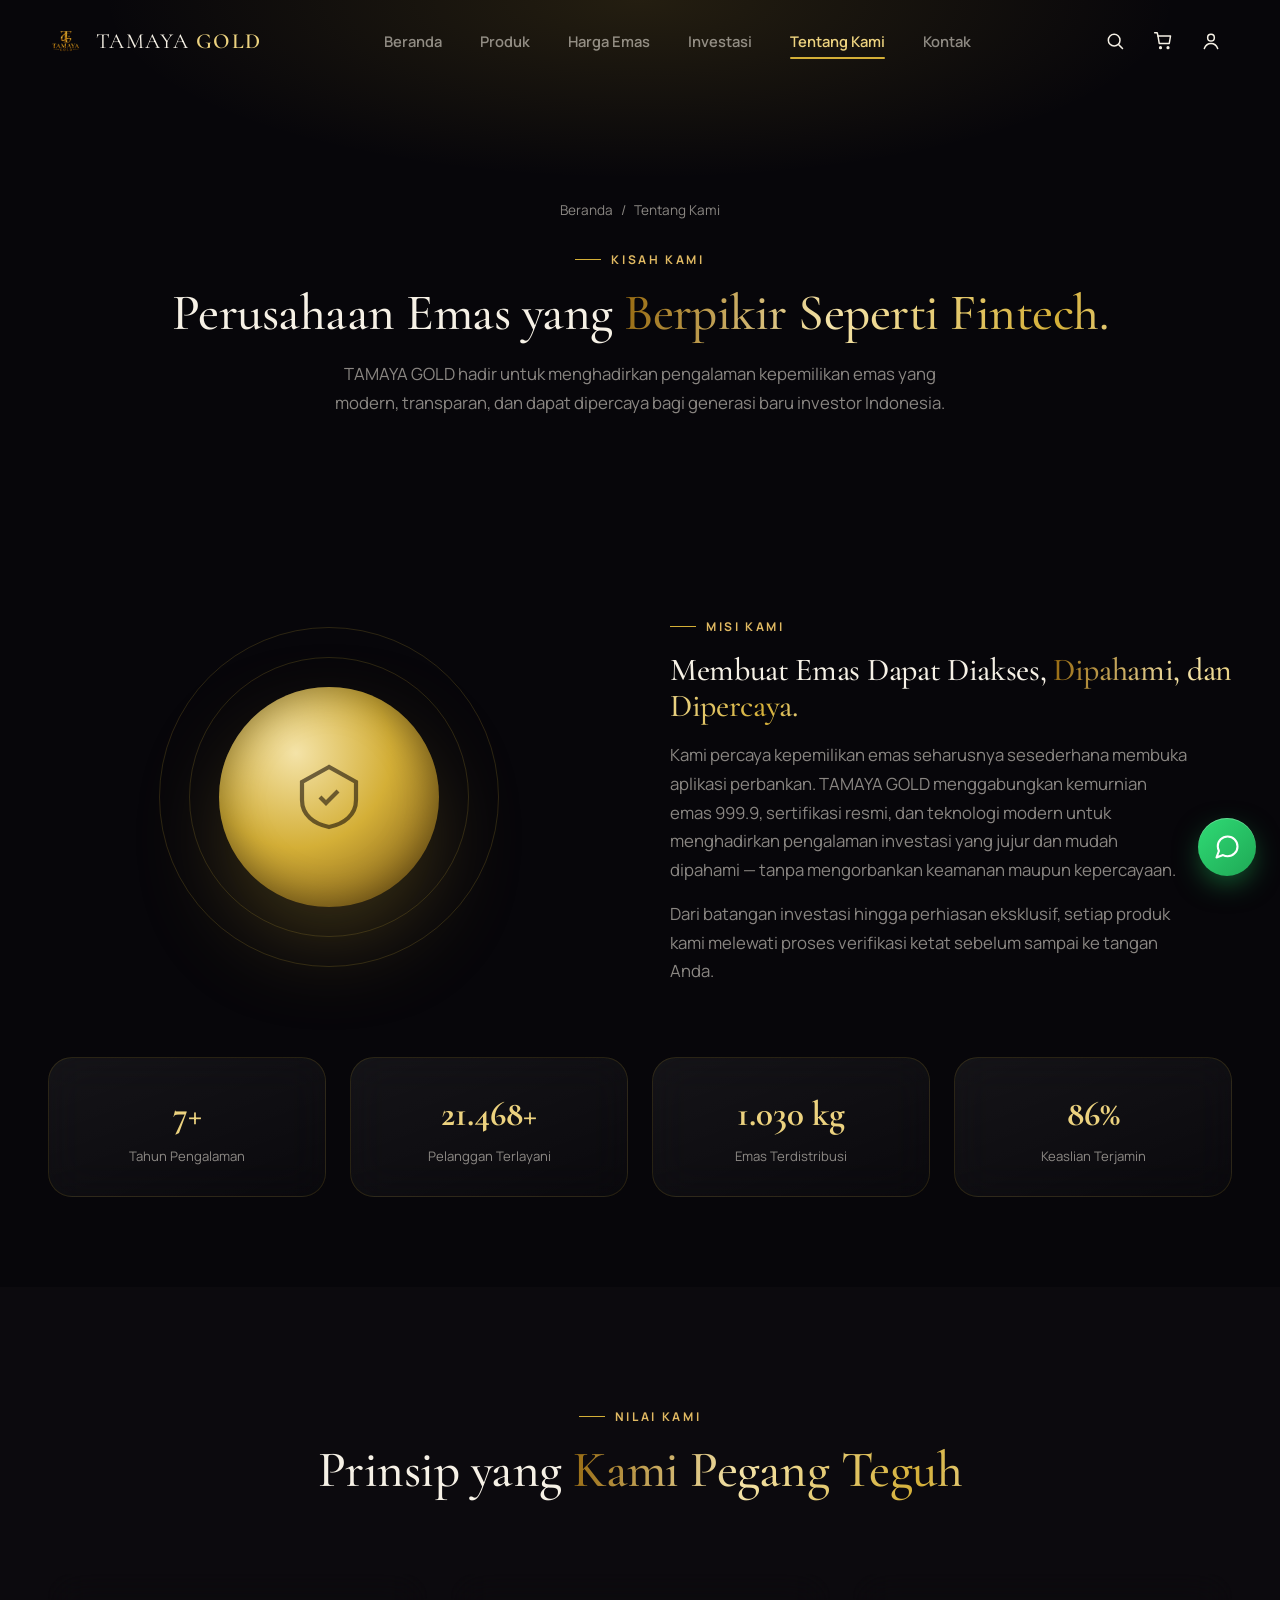
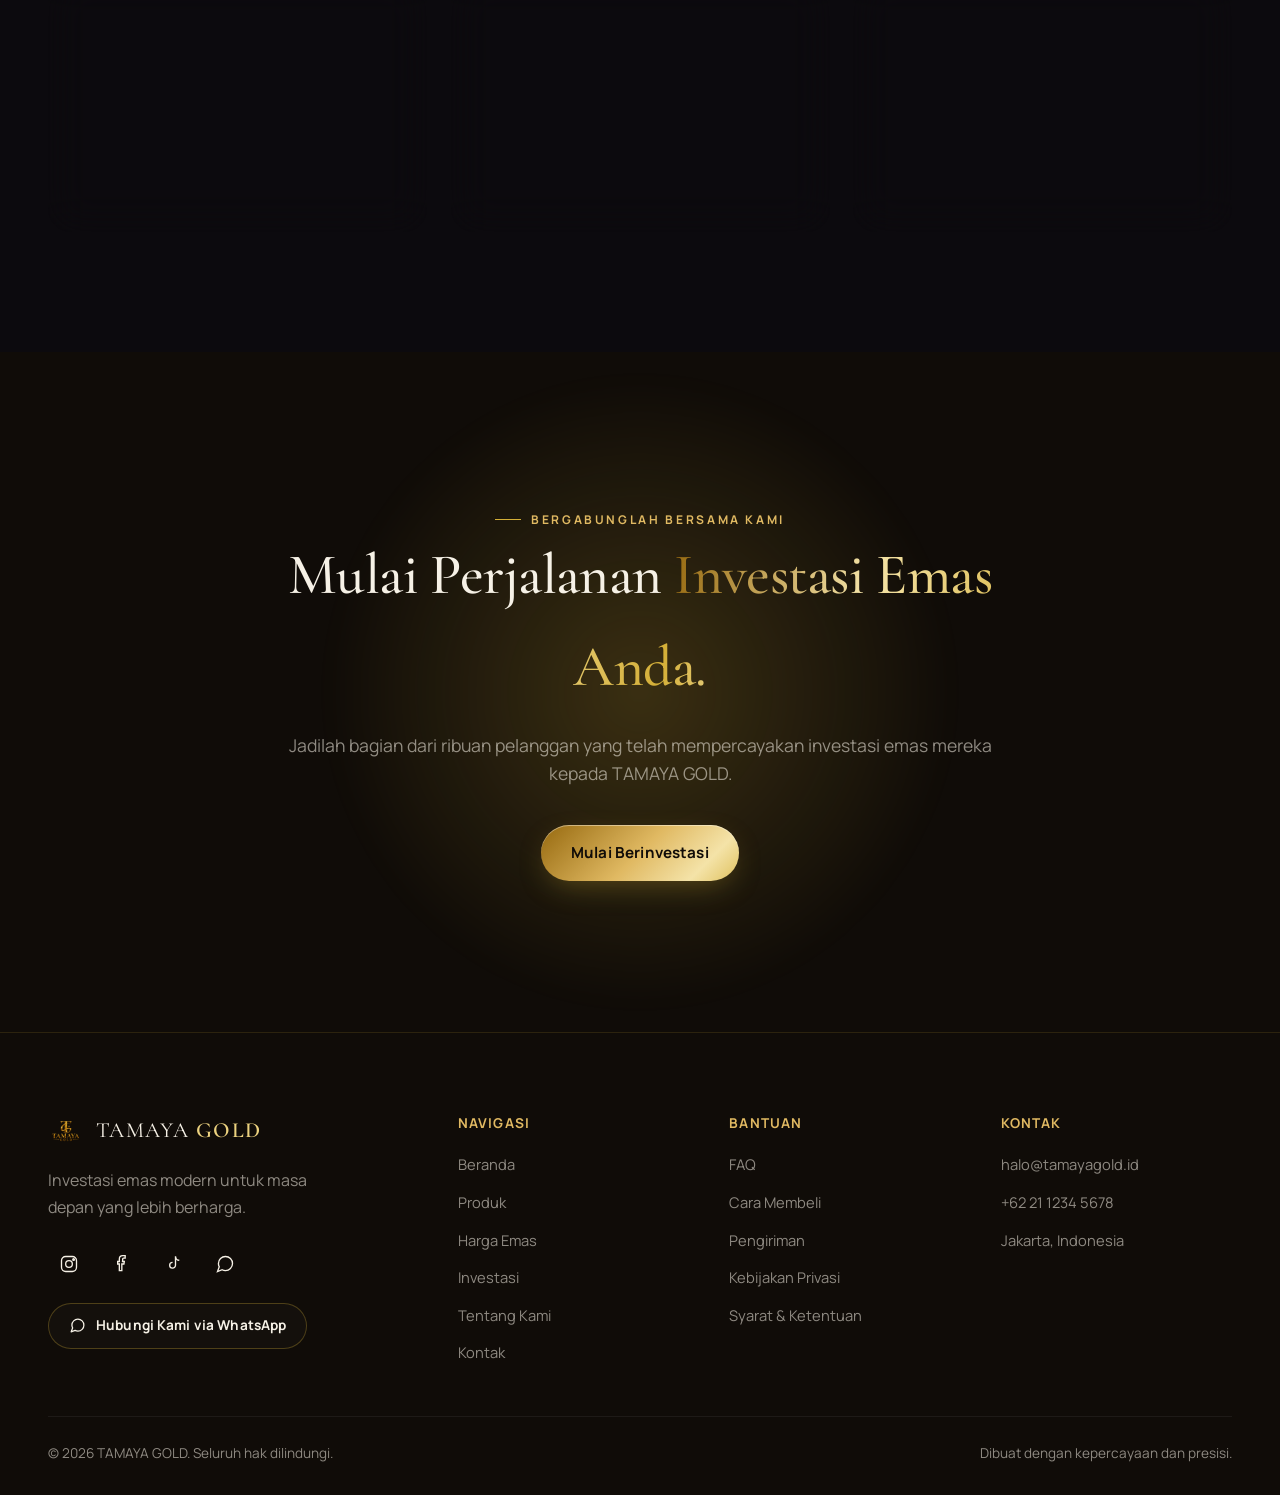
<file: about.html>
<!doctype html>
<html lang="id">
<head>
<meta charset="UTF-8" />
<meta name="viewport" content="width=device-width, initial-scale=1.0" />
<title>Tentang Kami — TAMAYA GOLD</title>
<meta name="description" content="TAMAYA GOLD adalah perusahaan investasi emas modern yang menghadirkan kepercayaan, transparansi, dan teknologi dalam setiap transaksi." />
<meta name="theme-color" content="#07060a" />
<link rel="icon" type="image/png" href="assets/logo.png" />
<link rel="stylesheet" href="css/style.css" />
<link rel="stylesheet" href="css/responsive.css" />
<style>
  .about-grid { display: grid; grid-template-columns: 1fr 1fr; gap: 60px; align-items: center; }
  .about-visual { height: 420px; display: flex; align-items: center; justify-content: center; position: relative; }
  .about-stats-grid { display: grid; grid-template-columns: repeat(4, 1fr); gap: 24px; margin-top: 50px; }
  .about-stat { text-align: center; padding: 28px 16px; }
  .about-stat b { display: block; font-family: var(--font-serif); font-size: 2.2rem; color: var(--gold-200); }
  .about-stat span { font-size: 0.82rem; color: var(--ivory-faint); }
  @media (max-width: 980px) { .about-grid { grid-template-columns: 1fr; gap: 36px; } .about-stats-grid { grid-template-columns: repeat(2, 1fr); } }
</style>
</head>
<body data-page="tentang">

<div class="toast-stack"></div>

<header class="navbar">
  <div class="nav-inner">
    <a href="index.html" class="brand">
      <img src="assets/logo.png" alt="Logo TAMAYA GOLD" width="36" height="36" />
      <span class="brand-text">TAMAYA <b>GOLD</b></span>
    </a>
    <nav class="nav-links">
      <a href="index.html" data-nav-link="beranda">Beranda</a>
      <a href="shop.html" data-nav-link="produk">Produk</a>
      <a href="gold-price.html" data-nav-link="harga-emas">Harga Emas</a>
      <a href="investment.html" data-nav-link="investasi">Investasi</a>
      <a href="about.html" data-nav-link="tentang">Tentang Kami</a>
      <a href="contact.html" data-nav-link="kontak">Kontak</a>
    </nav>
    <div class="nav-actions">
      <button class="icon-btn" data-search-toggle aria-label="Cari produk">
        <svg viewBox="0 0 24 24" fill="none" stroke="currentColor" stroke-width="1.8" stroke-linecap="round"><circle cx="11" cy="11" r="7"/><line x1="21" y1="21" x2="16.65" y2="16.65"/></svg>
      </button>
      <button class="icon-btn" data-cart-toggle aria-label="Keranjang belanja">
        <svg viewBox="0 0 24 24" fill="none" stroke="currentColor" stroke-width="1.8" stroke-linecap="round" stroke-linejoin="round"><path d="M6 6h15l-1.5 9h-12z"/><circle cx="9" cy="20" r="1"/><circle cx="18" cy="20" r="1"/><path d="M6 6 5 2H2"/></svg>
        <span class="cart-badge" data-cart-count style="display:none">0</span>
      </button>
      <div class="account-menu">
        <button class="icon-btn" data-account-toggle aria-label="Akun saya">
          <svg viewBox="0 0 24 24" fill="none" stroke="currentColor" stroke-width="1.8" stroke-linecap="round" stroke-linejoin="round"><circle cx="12" cy="8" r="4"/><path d="M4 21c1.5-4 5-6 8-6s6.5 2 8 6"/></svg>
        </button>
        <div class="account-dropdown glass-strong">
          <p>Masuk untuk melacak pesanan, menyimpan produk favorit, dan checkout lebih cepat.</p>
          <button class="btn btn-gold btn-sm btn-block">Masuk</button>
          <button class="btn btn-ghost btn-sm btn-block">Daftar Akun</button>
        </div>
      </div>
      <button class="nav-toggle" data-nav-toggle aria-label="Buka menu">
        <svg viewBox="0 0 24 24" fill="none" stroke="currentColor" stroke-width="1.8" stroke-linecap="round"><line x1="4" y1="7" x2="20" y2="7"/><line x1="4" y1="12" x2="20" y2="12"/><line x1="4" y1="17" x2="20" y2="17"/></svg>
      </button>
    </div>
  </div>
</header>

<div class="mobile-nav">
  <div class="mobile-nav-backdrop" data-nav-close></div>
  <div class="mobile-nav-panel">
    <div class="mobile-nav-head">
      <span class="brand-text">TAMAYA <b>GOLD</b></span>
      <button class="icon-btn" data-nav-close aria-label="Tutup menu">
        <svg viewBox="0 0 24 24" fill="none" stroke="currentColor" stroke-width="1.8" stroke-linecap="round"><line x1="18" y1="6" x2="6" y2="18"/><line x1="6" y1="6" x2="18" y2="18"/></svg>
      </button>
    </div>
    <nav class="mobile-nav-links">
      <a href="index.html" data-nav-link="beranda">Beranda</a>
      <a href="shop.html" data-nav-link="produk">Produk</a>
      <a href="gold-price.html" data-nav-link="harga-emas">Harga Emas</a>
      <a href="investment.html" data-nav-link="investasi">Investasi</a>
      <a href="about.html" data-nav-link="tentang">Tentang Kami</a>
      <a href="contact.html" data-nav-link="kontak">Kontak</a>
    </nav>
    <div class="mobile-nav-actions">
      <button class="btn btn-gold btn-block">Masuk</button>
      <button class="btn btn-ghost btn-block">Daftar Akun</button>
    </div>
  </div>
</div>

<div class="search-overlay">
  <div class="search-overlay-backdrop" data-search-close></div>
  <div class="search-box glass-strong">
    <div class="search-input-row">
      <svg viewBox="0 0 24 24" fill="none" stroke="currentColor" stroke-width="1.8" stroke-linecap="round"><circle cx="11" cy="11" r="7"/><line x1="21" y1="21" x2="16.65" y2="16.65"/></svg>
      <input type="text" placeholder="Cari emas batangan, koin, perhiasan..." autocomplete="off" />
      <button class="icon-btn" data-search-close aria-label="Tutup pencarian">
        <svg viewBox="0 0 24 24" fill="none" stroke="currentColor" stroke-width="1.8" stroke-linecap="round"><line x1="18" y1="6" x2="6" y2="18"/><line x1="6" y1="6" x2="18" y2="18"/></svg>
      </button>
    </div>
    <div class="search-results" data-search-results></div>
  </div>
</div>

<div class="cart-drawer">
  <div class="cart-backdrop" data-cart-close></div>
  <div class="cart-panel">
    <div class="cart-head">
      <h3>Keranjang Anda</h3>
      <button class="icon-btn" data-cart-close aria-label="Tutup keranjang">
        <svg viewBox="0 0 24 24" fill="none" stroke="currentColor" stroke-width="1.8" stroke-linecap="round"><line x1="18" y1="6" x2="6" y2="18"/><line x1="6" y1="6" x2="18" y2="18"/></svg>
      </button>
    </div>
    <div class="cart-items" data-cart-items></div>
    <div class="cart-foot" data-cart-foot>
      <div class="wa-order-summary">
        <div class="wa-summary-row"><span>Produk</span><span data-cart-item-count>0 item</span></div>
        <div class="wa-summary-row"><span>Total Qty</span><span data-cart-qty-count>0</span></div>
      </div>
      <div class="cart-subtotal"><span>Total</span><b data-cart-subtotal>Rp 0</b></div>
      <button class="btn btn-gold btn-block btn-whatsapp" data-checkout>
        <svg viewBox="0 0 24 24" fill="none" stroke="currentColor" stroke-width="1.8" stroke-linecap="round" stroke-linejoin="round"><path d="M21 11.5a8.4 8.4 0 0 1-8.4 8.4 8.3 8.3 0 0 1-4-1L3 21l2.1-5.6a8.3 8.3 0 0 1-1-4A8.4 8.4 0 0 1 12.6 3 8.4 8.4 0 0 1 21 11.5z"/></svg>
        Pesan via WhatsApp
      </button>
      <p class="wa-note">Pesanan akan dilanjutkan melalui WhatsApp</p>
      <p class="wa-note">Harga LM dapat berubah sewaktu-waktu dan akan dikonfirmasi tim kami.</p>
    </div>
  </div>
</div>

<main>
  <div class="page-header">
    <div class="container">
      <div class="breadcrumb"><a href="index.html">Beranda</a><span>/</span><span>Tentang Kami</span></div>
      <span class="eyebrow" style="justify-content:center;">Kisah Kami</span>
      <h1 class="section-title font-display">Perusahaan Emas yang <span class="text-gold">Berpikir Seperti Fintech.</span></h1>
      <p class="section-subtitle mx-auto">TAMAYA GOLD hadir untuk menghadirkan pengalaman kepemilikan emas yang modern, transparan, dan dapat dipercaya bagi generasi baru investor Indonesia.</p>
    </div>
  </div>

  <section class="tight">
    <div class="container about-grid">
      <div class="about-visual" data-reveal>
        <div class="vault-ring" style="width:280px;height:280px;"></div>
        <div class="vault-ring" style="width:340px;height:340px;"></div>
        <div class="vault-core">
          <svg viewBox="0 0 24 24" fill="none" stroke="currentColor" stroke-width="1.4"><path d="M12 2 3 7v6c0 5 4 8 9 9 5-1 9-4 9-9V7z"/><path d="m9 12 2 2 4-4"/></svg>
        </div>
      </div>
      <div data-reveal>
        <span class="eyebrow">Misi Kami</span>
        <h2 class="section-title font-display" style="font-size:2rem;">Membuat Emas Dapat Diakses, <span class="text-gold">Dipahami, dan Dipercaya.</span></h2>
        <p class="section-subtitle" style="max-width:520px;">
          Kami percaya kepemilikan emas seharusnya sesederhana membuka aplikasi perbankan. TAMAYA GOLD menggabungkan kemurnian emas 999.9, sertifikasi resmi, dan teknologi modern untuk menghadirkan pengalaman investasi yang jujur dan mudah dipahami — tanpa mengorbankan keamanan maupun kepercayaan.
        </p>
        <p class="section-subtitle" style="max-width:520px;margin-top:16px;">
          Dari batangan investasi hingga perhiasan eksklusif, setiap produk kami melewati proses verifikasi ketat sebelum sampai ke tangan Anda.
        </p>
      </div>
    </div>

    <div class="container">
      <div class="about-stats-grid">
        <div class="about-stat glass" data-reveal><b data-count-to="8" data-suffix="+">0</b><span>Tahun Pengalaman</span></div>
        <div class="about-stat glass" data-reveal data-reveal-delay="1"><b data-count-to="25000" data-suffix="+">0</b><span>Pelanggan Terlayani</span></div>
        <div class="about-stat glass" data-reveal data-reveal-delay="2"><b data-count-to="1200" data-suffix=" kg">0</b><span>Emas Terdistribusi</span></div>
        <div class="about-stat glass" data-reveal data-reveal-delay="3"><b data-count-to="100" data-suffix="%">0</b><span>Keaslian Terjamin</span></div>
      </div>
    </div>
  </section>

  <section class="bg-obsidian-2">
    <div class="container">
      <div class="section-head" data-reveal>
        <span class="eyebrow">Nilai Kami</span>
        <h2 class="section-title font-display">Prinsip yang <span class="text-gold">Kami Pegang Teguh</span></h2>
      </div>
      <div class="feature-grid">
        <div class="feature-card glass" data-reveal>
          <div class="feature-icon"><svg viewBox="0 0 24 24" fill="none" stroke="currentColor" stroke-width="1.6"><path d="M12 2 3 7v6c0 5 4 8 9 9 5-1 9-4 9-9V7z"/></svg></div>
          <h3>Kepercayaan</h3>
          <p>Setiap keputusan bisnis kami dibangun untuk melindungi kepercayaan pelanggan jangka panjang.</p>
        </div>
        <div class="feature-card glass" data-reveal data-reveal-delay="1">
          <div class="feature-icon"><svg viewBox="0 0 24 24" fill="none" stroke="currentColor" stroke-width="1.6"><circle cx="12" cy="12" r="9"/><path d="M12 7v5l3 3"/></svg></div>
          <h3>Transparansi</h3>
          <p>Harga, proses, dan kebijakan kami terbuka dan mudah dipahami tanpa istilah rumit.</p>
        </div>
        <div class="feature-card glass" data-reveal data-reveal-delay="2">
          <div class="feature-icon"><svg viewBox="0 0 24 24" fill="none" stroke="currentColor" stroke-width="1.6"><path d="M13 2 3 14h9l-1 8 10-12h-9z"/></svg></div>
          <h3>Inovasi</h3>
          <p>Kami terus menghadirkan teknologi baru untuk membuat investasi emas lebih mudah diakses.</p>
        </div>
      </div>
    </div>
  </section>

  <section class="cta-section">
    <div class="cta-bg-object"></div>
    <div class="cta-content">
      <span class="eyebrow" style="justify-content:center;">Bergabunglah Bersama Kami</span>
      <h2 class="font-display">Mulai Perjalanan <span class="text-gold">Investasi Emas Anda.</span></h2>
      <p>Jadilah bagian dari ribuan pelanggan yang telah mempercayakan investasi emas mereka kepada TAMAYA GOLD.</p>
      <a href="shop.html" class="btn btn-gold" data-magnetic>Mulai Berinvestasi</a>
    </div>
  </section>
</main>

<footer class="site-footer">
  <div class="container">
    <div class="footer-grid">
      <div class="footer-brand">
        <a href="index.html" class="brand">
          <img src="assets/logo.png" alt="Logo TAMAYA GOLD" width="36" height="36" />
          <span class="brand-text">TAMAYA <b>GOLD</b></span>
        </a>
        <p>Investasi emas modern untuk masa depan yang lebih berharga.</p>
        <div class="footer-social">
          <a href="#" class="icon-btn" aria-label="Instagram"><svg viewBox="0 0 24 24" fill="none" stroke="currentColor" stroke-width="1.6"><rect x="3" y="3" width="18" height="18" rx="5"/><circle cx="12" cy="12" r="4"/><circle cx="17.5" cy="6.5" r="1"/></svg></a>
          <a href="#" class="icon-btn" aria-label="Facebook"><svg viewBox="0 0 24 24" fill="none" stroke="currentColor" stroke-width="1.6"><path d="M14 9V6a1 1 0 0 1 1-1h2V2h-3a4 4 0 0 0-4 4v3H8v3h2v8h3v-8h2.5l.5-3H13z"/></svg></a>
          <a href="#" class="icon-btn" aria-label="TikTok"><svg viewBox="0 0 24 24" fill="none" stroke="currentColor" stroke-width="1.6"><path d="M15 3v10.5a3.5 3.5 0 1 1-3.5-3.5"/><path d="M15 3c0 2.5 2 4.5 4.5 4.5"/></svg></a>
          <a href="#" class="icon-btn" aria-label="WhatsApp" data-wa-general><svg viewBox="0 0 24 24" fill="none" stroke="currentColor" stroke-width="1.6"><path d="M21 11.5a8.4 8.4 0 0 1-8.4 8.4 8.3 8.3 0 0 1-4-1L3 21l2.1-5.6a8.3 8.3 0 0 1-1-4A8.4 8.4 0 0 1 12.6 3 8.4 8.4 0 0 1 21 11.5z"/></svg></a>
        </div>
        <a href="#" class="btn btn-ghost btn-sm footer-wa-btn" data-wa-general>
          <svg viewBox="0 0 24 24" fill="none" stroke="currentColor" stroke-width="1.8" stroke-linecap="round" stroke-linejoin="round"><path d="M21 11.5a8.4 8.4 0 0 1-8.4 8.4 8.3 8.3 0 0 1-4-1L3 21l2.1-5.6a8.3 8.3 0 0 1-1-4A8.4 8.4 0 0 1 12.6 3 8.4 8.4 0 0 1 21 11.5z"/></svg>
          Hubungi Kami via WhatsApp
        </a>
      </div>
      <div class="footer-col">
        <h4>Navigasi</h4>
        <ul>
          <li><a href="index.html">Beranda</a></li>
          <li><a href="shop.html">Produk</a></li>
          <li><a href="gold-price.html">Harga Emas</a></li>
          <li><a href="investment.html">Investasi</a></li>
          <li><a href="about.html">Tentang Kami</a></li>
          <li><a href="contact.html">Kontak</a></li>
        </ul>
      </div>
      <div class="footer-col">
        <h4>Bantuan</h4>
        <ul>
          <li><a href="index.html#faq">FAQ</a></li>
          <li><a href="index.html#cara-membeli">Cara Membeli</a></li>
          <li><a href="contact.html">Pengiriman</a></li>
          <li><a href="contact.html">Kebijakan Privasi</a></li>
          <li><a href="contact.html">Syarat &amp; Ketentuan</a></li>
        </ul>
      </div>
      <div class="footer-col contact-col">
        <h4>Kontak</h4>
        <ul>
          <li><a href="mailto:halo@tamayagold.id">halo@tamayagold.id</a></li>
          <li><a href="tel:+622112345678">+62 21 1234 5678</a></li>
          <li><a href="contact.html">Jakarta, Indonesia</a></li>
        </ul>
      </div>
    </div>
    <div class="footer-bottom">
      <span>© 2026 TAMAYA GOLD. Seluruh hak dilindungi.</span>
      <span>Dibuat dengan kepercayaan dan presisi.</span>
    </div>
  </div>
</footer>

<script src="js/gold-price.js"></script>
<script src="js/products.js"></script>
<script src="js/main.js"></script>
<script src="js/whatsapp.js"></script>
</body>
</html>
</file>
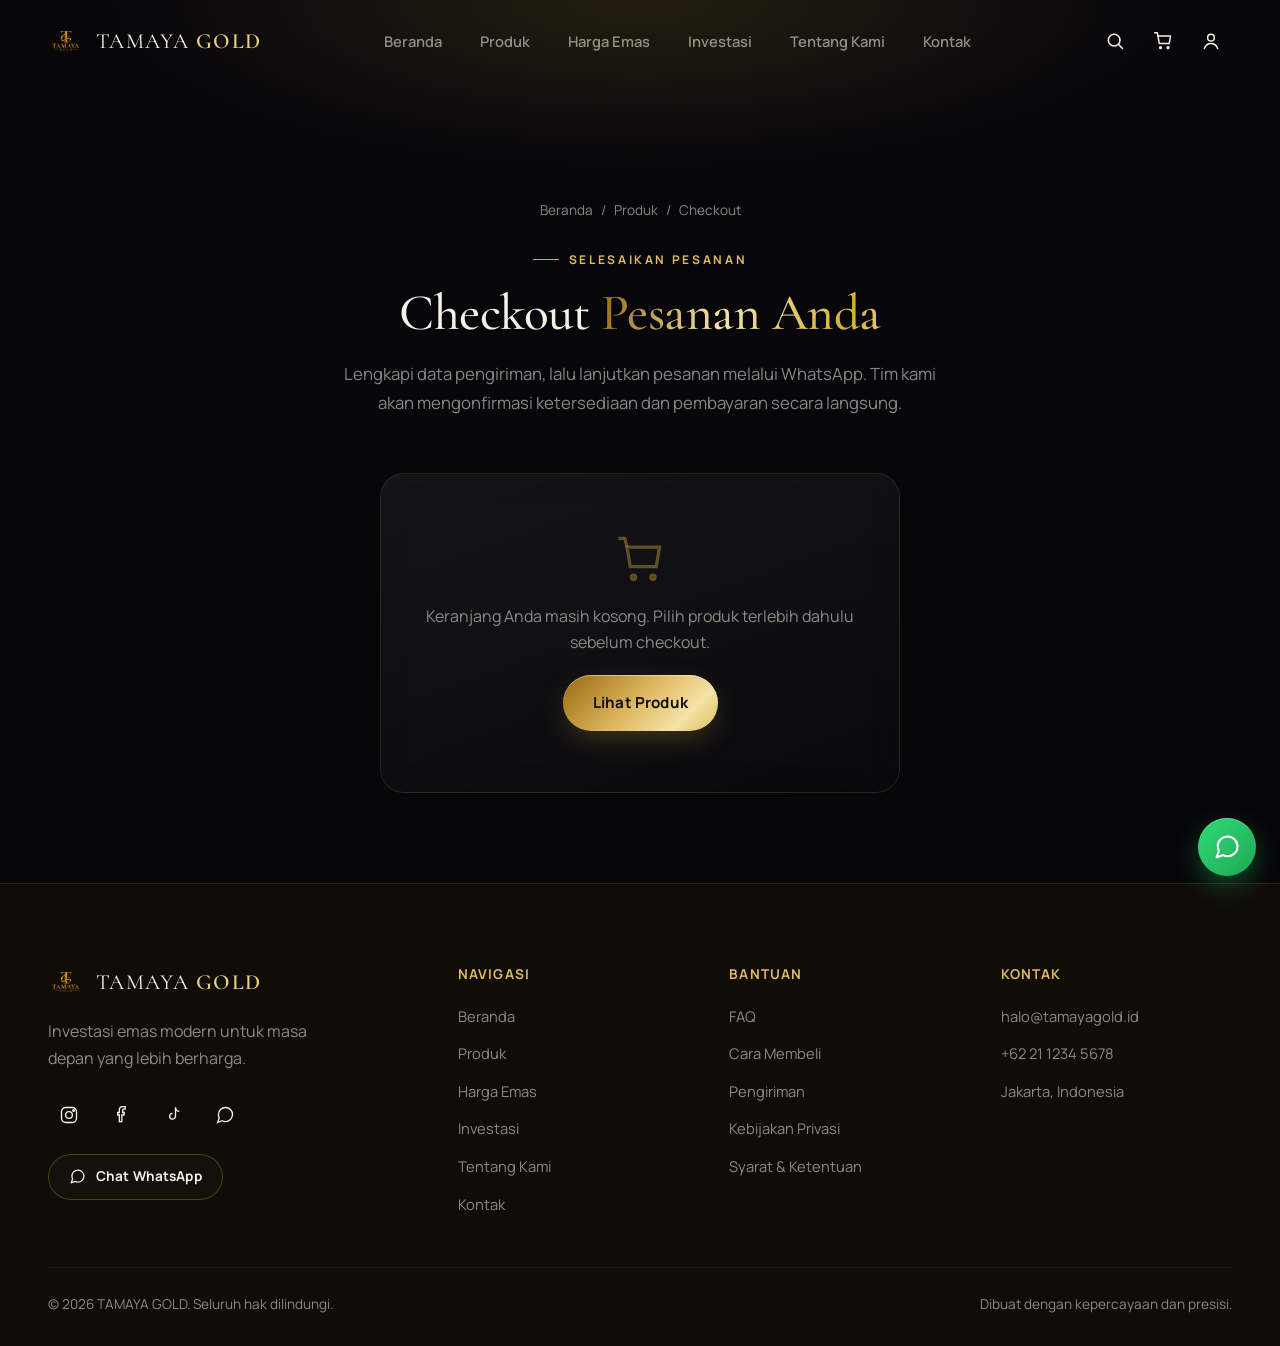
<file: checkout.html>
<!doctype html>
<html lang="id">
<head>
<meta charset="UTF-8" />
<meta name="viewport" content="width=device-width, initial-scale=1.0" />
<title>Checkout — TAMAYA GOLD</title>
<meta name="description" content="Lengkapi data pengiriman untuk melanjutkan pemesanan emas TAMAYA GOLD melalui WhatsApp." />
<meta name="theme-color" content="#07060a" />
<link rel="icon" type="image/png" href="assets/logo.png" />
<link rel="stylesheet" href="css/style.css" />
<link rel="stylesheet" href="css/responsive.css" />
<style>
  .checkout-grid { display: grid; grid-template-columns: 1.3fr 1fr; gap: 40px; align-items: flex-start; }
  .checkout-panel { padding: 34px; }
  .checkout-section + .checkout-section { margin-top: 34px; padding-top: 34px; border-top: 1px solid rgba(212,175,55,0.12); }
  .checkout-section h3 { font-family: var(--font-serif); font-size: 1.3rem; margin-bottom: 4px; }
  .checkout-section .section-num { font-size: 0.72rem; font-weight: 800; letter-spacing: 0.12em; color: var(--gold-300); text-transform: uppercase; }
  .co-form-row { display: grid; grid-template-columns: 1fr 1fr; gap: 18px; }
  .co-field { margin-top: 20px; }
  .co-field label { display: block; font-size: 0.8rem; font-weight: 700; letter-spacing: 0.03em; text-transform: uppercase; color: var(--gold-300); margin-bottom: 8px; }
  .co-field input, .co-field select, .co-field textarea {
    width: 100%; border: 1px solid rgba(212,175,55,0.25); border-radius: var(--radius-sm);
    background: rgba(0,0,0,0.2); padding: 13px 16px; color: var(--ivory); font-family: var(--font-sans); font-size: 0.95rem;
    transition: border-color .3s ease, box-shadow .3s ease;
  }
  .co-field select { appearance: none; background-image: url("data:image/svg+xml,%3Csvg xmlns='http://www.w3.org/2000/svg' width='16' height='16' fill='none' stroke='%23e0b962' stroke-width='2'%3E%3Cpath d='M4 6l4 4 4-4'/%3E%3C/svg%3E"); background-repeat: no-repeat; background-position: right 14px center; }
  .co-field textarea { resize: vertical; min-height: 90px; }
  .co-field input:focus, .co-field select:focus, .co-field textarea:focus { outline: none; border-color: var(--gold-400); box-shadow: 0 0 0 3px rgba(212,175,55,0.12); }
  .co-field.has-error input, .co-field.has-error select, .co-field.has-error textarea { border-color: #f87171; }
  .co-error { display: none; margin-top: 6px; font-size: 0.78rem; color: #fca5a5; }
  .co-field.has-error .co-error { display: block; }

  .co-order-line { display: flex; gap: 12px; align-items: center; padding: 12px 0; border-bottom: 1px solid rgba(212,175,55,0.1); }
  .co-order-line:last-child { border-bottom: none; }
  .co-order-visual { width: 46px; height: 46px; border-radius: 10px; background: rgba(212,175,55,0.08); display: flex; align-items: center; justify-content: center; flex-shrink: 0; }
  .co-order-visual .gold-object { width: 34px; height: 22px; }
  .co-order-visual .gold-object.coin { width: 30px; height: 30px; }
  .co-order-info { flex: 1; min-width: 0; }
  .co-order-info h4 { font-size: 0.88rem; font-weight: 700; }
  .co-order-info span { font-size: 0.78rem; color: var(--ivory-faint); }
  .co-order-price { font-family: var(--font-serif); font-size: 1rem; color: var(--gold-200); white-space: nowrap; }

  .co-summary-row { display: flex; justify-content: space-between; padding: 10px 0; font-size: 0.92rem; color: var(--ivory-faint); }
  .co-summary-row b { color: var(--ivory); font-weight: 700; }
  .co-summary-row.total { border-top: 1px solid rgba(212,175,55,0.16); margin-top: 6px; padding-top: 16px; font-size: 1.05rem; color: var(--ivory); }
  .co-summary-row.total b { font-family: var(--font-serif); font-size: 1.5rem; color: var(--gold-200); }

  .co-empty { text-align: center; padding: 60px 20px; }
  .co-empty svg { width: 52px; height: 52px; color: rgba(212,175,55,0.4); margin: 0 auto 18px; }

  .co-shipping-note { margin-top: 18px; padding: 14px 16px; border-radius: var(--radius-sm); background: rgba(212,175,55,0.05); border: 1px solid rgba(212,175,55,0.14); font-size: 0.8rem; color: var(--ivory-faint); line-height: 1.6; }

  @media (max-width: 980px) {
    .checkout-grid { grid-template-columns: 1fr; }
  }
  @media (max-width: 640px) {
    .checkout-panel { padding: 24px; }
    .co-form-row { grid-template-columns: 1fr; }
  }
</style>
</head>
<body data-page="checkout">

<div class="toast-stack"></div>

<header class="navbar">
  <div class="nav-inner">
    <a href="index.html" class="brand">
      <img src="assets/logo.png" alt="Logo TAMAYA GOLD" width="36" height="36" />
      <span class="brand-text">TAMAYA <b>GOLD</b></span>
    </a>
    <nav class="nav-links">
      <a href="index.html" data-nav-link="beranda">Beranda</a>
      <a href="shop.html" data-nav-link="produk">Produk</a>
      <a href="gold-price.html" data-nav-link="harga-emas">Harga Emas</a>
      <a href="investment.html" data-nav-link="investasi">Investasi</a>
      <a href="about.html" data-nav-link="tentang">Tentang Kami</a>
      <a href="contact.html" data-nav-link="kontak">Kontak</a>
    </nav>
    <div class="nav-actions">
      <button class="icon-btn" data-search-toggle aria-label="Cari produk">
        <svg viewBox="0 0 24 24" fill="none" stroke="currentColor" stroke-width="1.8" stroke-linecap="round"><circle cx="11" cy="11" r="7"/><line x1="21" y1="21" x2="16.65" y2="16.65"/></svg>
      </button>
      <button class="icon-btn" data-cart-toggle aria-label="Keranjang belanja">
        <svg viewBox="0 0 24 24" fill="none" stroke="currentColor" stroke-width="1.8" stroke-linecap="round" stroke-linejoin="round"><path d="M6 6h15l-1.5 9h-12z"/><circle cx="9" cy="20" r="1"/><circle cx="18" cy="20" r="1"/><path d="M6 6 5 2H2"/></svg>
        <span class="cart-badge" data-cart-count style="display:none">0</span>
      </button>
      <div class="account-menu">
        <button class="icon-btn" data-account-toggle aria-label="Akun saya">
          <svg viewBox="0 0 24 24" fill="none" stroke="currentColor" stroke-width="1.8" stroke-linecap="round" stroke-linejoin="round"><circle cx="12" cy="8" r="4"/><path d="M4 21c1.5-4 5-6 8-6s6.5 2 8 6"/></svg>
        </button>
        <div class="account-dropdown glass-strong">
          <p>Masuk untuk melacak pesanan, menyimpan produk favorit, dan checkout lebih cepat.</p>
          <button class="btn btn-gold btn-sm btn-block">Masuk</button>
          <button class="btn btn-ghost btn-sm btn-block">Daftar Akun</button>
        </div>
      </div>
      <button class="nav-toggle" data-nav-toggle aria-label="Buka menu">
        <svg viewBox="0 0 24 24" fill="none" stroke="currentColor" stroke-width="1.8" stroke-linecap="round"><line x1="4" y1="7" x2="20" y2="7"/><line x1="4" y1="12" x2="20" y2="12"/><line x1="4" y1="17" x2="20" y2="17"/></svg>
      </button>
    </div>
  </div>
</header>

<div class="mobile-nav">
  <div class="mobile-nav-backdrop" data-nav-close></div>
  <div class="mobile-nav-panel">
    <div class="mobile-nav-head">
      <span class="brand-text">TAMAYA <b>GOLD</b></span>
      <button class="icon-btn" data-nav-close aria-label="Tutup menu">
        <svg viewBox="0 0 24 24" fill="none" stroke="currentColor" stroke-width="1.8" stroke-linecap="round"><line x1="18" y1="6" x2="6" y2="18"/><line x1="6" y1="6" x2="18" y2="18"/></svg>
      </button>
    </div>
    <nav class="mobile-nav-links">
      <a href="index.html" data-nav-link="beranda">Beranda</a>
      <a href="shop.html" data-nav-link="produk">Produk</a>
      <a href="gold-price.html" data-nav-link="harga-emas">Harga Emas</a>
      <a href="investment.html" data-nav-link="investasi">Investasi</a>
      <a href="about.html" data-nav-link="tentang">Tentang Kami</a>
      <a href="contact.html" data-nav-link="kontak">Kontak</a>
    </nav>
    <div class="mobile-nav-actions">
      <button class="btn btn-gold btn-block">Masuk</button>
      <button class="btn btn-ghost btn-block">Daftar Akun</button>
    </div>
  </div>
</div>

<div class="search-overlay">
  <div class="search-overlay-backdrop" data-search-close></div>
  <div class="search-box glass-strong">
    <div class="search-input-row">
      <svg viewBox="0 0 24 24" fill="none" stroke="currentColor" stroke-width="1.8" stroke-linecap="round"><circle cx="11" cy="11" r="7"/><line x1="21" y1="21" x2="16.65" y2="16.65"/></svg>
      <input type="text" placeholder="Cari emas batangan, koin, perhiasan..." autocomplete="off" />
      <button class="icon-btn" data-search-close aria-label="Tutup pencarian">
        <svg viewBox="0 0 24 24" fill="none" stroke="currentColor" stroke-width="1.8" stroke-linecap="round"><line x1="18" y1="6" x2="6" y2="18"/><line x1="6" y1="6" x2="18" y2="18"/></svg>
      </button>
    </div>
    <div class="search-results" data-search-results></div>
  </div>
</div>

<div class="cart-drawer">
  <div class="cart-backdrop" data-cart-close></div>
  <div class="cart-panel">
    <div class="cart-head">
      <h3>Keranjang Anda</h3>
      <button class="icon-btn" data-cart-close aria-label="Tutup keranjang">
        <svg viewBox="0 0 24 24" fill="none" stroke="currentColor" stroke-width="1.8" stroke-linecap="round"><line x1="18" y1="6" x2="6" y2="18"/><line x1="6" y1="6" x2="18" y2="18"/></svg>
      </button>
    </div>
    <div class="cart-items" data-cart-items></div>
    <div class="cart-foot" data-cart-foot>
      <div class="wa-order-summary">
        <div class="wa-summary-row"><span>Produk</span><span data-cart-item-count>0 item</span></div>
        <div class="wa-summary-row"><span>Total Qty</span><span data-cart-qty-count>0</span></div>
      </div>
      <div class="cart-subtotal"><span>Total</span><b data-cart-subtotal>Rp 0</b></div>
      <button class="btn btn-gold btn-block btn-whatsapp" data-checkout>
        <svg viewBox="0 0 24 24" fill="none" stroke="currentColor" stroke-width="1.8" stroke-linecap="round" stroke-linejoin="round"><path d="M21 11.5a8.4 8.4 0 0 1-8.4 8.4 8.3 8.3 0 0 1-4-1L3 21l2.1-5.6a8.3 8.3 0 0 1-1-4A8.4 8.4 0 0 1 12.6 3 8.4 8.4 0 0 1 21 11.5z"/></svg>
        Pesan via WhatsApp
      </button>
      <p class="wa-note">Pesanan akan dilanjutkan melalui WhatsApp</p>
    </div>
  </div>
</div>

<main>
  <div class="page-header" style="padding-bottom:56px;">
    <div class="container">
      <div class="breadcrumb"><a href="index.html">Beranda</a><span>/</span><a href="shop.html">Produk</a><span>/</span><span>Checkout</span></div>
      <span class="eyebrow" style="justify-content:center;">Selesaikan Pesanan</span>
      <h1 class="section-title font-display">Checkout <span class="text-gold">Pesanan Anda</span></h1>
      <p class="section-subtitle mx-auto">Lengkapi data pengiriman, lalu lanjutkan pesanan melalui WhatsApp. Tim kami akan mengonfirmasi ketersediaan dan pembayaran secara langsung.</p>
    </div>
  </div>

  <section class="tight" style="padding-top:0;">
    <div class="container">

      <div data-checkout-empty class="glass co-empty" style="display:none;max-width:520px;margin:0 auto;">
        <svg viewBox="0 0 24 24" fill="none" stroke="currentColor" stroke-width="1.5"><path d="M6 6h15l-1.5 9h-12z"/><circle cx="9" cy="20" r="1"/><circle cx="18" cy="20" r="1"/><path d="M6 6 5 2H2"/></svg>
        <p style="color:var(--ivory-faint);margin-bottom:20px;">Keranjang Anda masih kosong. Pilih produk terlebih dahulu sebelum checkout.</p>
        <a href="shop.html" class="btn btn-gold" data-magnetic>Lihat Produk</a>
      </div>

      <div data-checkout-content class="checkout-grid">
        <div class="glass checkout-panel">
          <div class="checkout-section">
            <span class="section-num">1. Data Pengiriman</span>
            <h3>Alamat Pengiriman</h3>

            <div class="co-form-row">
              <div class="co-field" data-field="name">
                <label>Nama Lengkap</label>
                <input type="text" data-co-name placeholder="Nama Anda" />
                <div class="co-error">Nama lengkap wajib diisi.</div>
              </div>
              <div class="co-field" data-field="phone">
                <label>Nomor WhatsApp</label>
                <input type="tel" inputmode="tel" data-co-phone placeholder="08xxxxxxxxxx" />
                <div class="co-error">Nomor WhatsApp wajib diisi.</div>
              </div>
            </div>

            <div class="co-form-row">
              <div class="co-field" data-field="province">
                <label>Provinsi</label>
                <select data-co-province>
                  <option value="">Pilih Provinsi</option>
                </select>
                <div class="co-error">Provinsi wajib dipilih.</div>
              </div>
              <div class="co-field" data-field="city">
                <label>Kota / Kabupaten</label>
                <input type="text" data-co-city placeholder="Cth. Cirebon" />
                <div class="co-error">Kota/Kabupaten wajib diisi.</div>
              </div>
            </div>

            <div class="co-form-row">
              <div class="co-field" data-field="district">
                <label>Kecamatan</label>
                <input type="text" data-co-district placeholder="Kecamatan" />
                <div class="co-error">Kecamatan wajib diisi.</div>
              </div>
              <div class="co-field" data-field="subdistrict">
                <label>Kelurahan</label>
                <input type="text" data-co-subdistrict placeholder="Kelurahan" />
                <div class="co-error">Kelurahan wajib diisi.</div>
              </div>
            </div>

            <div class="co-form-row">
              <div class="co-field" data-field="postalCode">
                <label>Kode Pos</label>
                <input type="text" inputmode="numeric" data-co-postal placeholder="45xxx" />
                <div class="co-error">Kode pos wajib diisi.</div>
              </div>
              <div></div>
            </div>

            <div class="co-field" data-field="address">
              <label>Alamat Lengkap</label>
              <textarea data-co-address placeholder="Nama jalan, nomor rumah, RT/RW, patokan..."></textarea>
              <div class="co-error">Mohon isi alamat lengkap terlebih dahulu.</div>
            </div>

            <div class="co-shipping-note">
              <strong style="color:var(--gold-200);">Pengiriman TAMAYA GOLD.</strong> Gratis ongkir untuk wilayah Jawa Barat. Di luar Jawa Barat dikenakan tambahan biaya pengiriman Rp20.000. Biaya pengiriman yang tercantum merupakan biaya tambahan standar — detail pengiriman akan dikonfirmasi oleh tim TAMAYA GOLD melalui WhatsApp.
            </div>
          </div>
        </div>

        <div class="glass-strong checkout-panel" style="position:sticky;top:110px;">
          <div class="checkout-section" style="margin-top:0;padding-top:0;border-top:none;">
            <span class="section-num">2. Pesanan Anda</span>
            <h3>Ringkasan Produk</h3>
            <div data-co-order-lines style="margin-top:16px;"></div>
          </div>

          <div class="checkout-section">
            <span class="section-num">3–4. Pengiriman &amp; Total</span>
            <div style="margin-top:16px;">
              <div class="co-summary-row"><span>Subtotal Produk</span><b data-co-subtotal>Rp 0</b></div>
              <div class="co-summary-row"><span>Pengiriman</span><b data-co-shipping>Gratis</b></div>
              <div class="co-summary-row total"><span>Total Pembayaran</span><b data-co-total>Rp 0</b></div>
            </div>
            <div class="price-market-note" style="margin-top:16px;">
              Harga LM dapat berubah sewaktu-waktu mengikuti pergerakan pasar. Harga final akan dikonfirmasi oleh tim TAMAYA GOLD melalui WhatsApp sebelum pembayaran.
            </div>
          </div>

          <div class="checkout-section">
            <span class="section-num">5. Lanjutkan Pesanan</span>
            <div class="product-actions" style="margin-top:16px;">
              <button class="btn btn-gold btn-block btn-whatsapp" data-co-submit>
                <svg viewBox="0 0 24 24" fill="none" stroke="currentColor" stroke-width="1.8" stroke-linecap="round" stroke-linejoin="round"><path d="M21 11.5a8.4 8.4 0 0 1-8.4 8.4 8.3 8.3 0 0 1-4-1L3 21l2.1-5.6a8.3 8.3 0 0 1-1-4A8.4 8.4 0 0 1 12.6 3 8.4 8.4 0 0 1 21 11.5z"/></svg>
                Lanjut ke WhatsApp
              </button>
            </div>
            <p class="wa-note">Data Anda hanya digunakan untuk menyusun pesan WhatsApp dan tidak disimpan secara permanen.</p>
          </div>
        </div>
      </div>

    </div>
  </section>
</main>

<footer class="site-footer">
  <div class="container">
    <div class="footer-grid">
      <div class="footer-brand">
        <a href="index.html" class="brand">
          <img src="assets/logo.png" alt="Logo TAMAYA GOLD" width="36" height="36" />
          <span class="brand-text">TAMAYA <b>GOLD</b></span>
        </a>
        <p>Investasi emas modern untuk masa depan yang lebih berharga.</p>
        <div class="footer-social">
          <a href="#" class="icon-btn" aria-label="Instagram"><svg viewBox="0 0 24 24" fill="none" stroke="currentColor" stroke-width="1.6"><rect x="3" y="3" width="18" height="18" rx="5"/><circle cx="12" cy="12" r="4"/><circle cx="17.5" cy="6.5" r="1"/></svg></a>
          <a href="#" class="icon-btn" aria-label="Facebook"><svg viewBox="0 0 24 24" fill="none" stroke="currentColor" stroke-width="1.6"><path d="M14 9V6a1 1 0 0 1 1-1h2V2h-3a4 4 0 0 0-4 4v3H8v3h2v8h3v-8h2.5l.5-3H13z"/></svg></a>
          <a href="#" class="icon-btn" aria-label="TikTok"><svg viewBox="0 0 24 24" fill="none" stroke="currentColor" stroke-width="1.6"><path d="M15 3v10.5a3.5 3.5 0 1 1-3.5-3.5"/><path d="M15 3c0 2.5 2 4.5 4.5 4.5"/></svg></a>
          <a href="#" class="icon-btn" aria-label="WhatsApp" data-wa-general><svg viewBox="0 0 24 24" fill="none" stroke="currentColor" stroke-width="1.6"><path d="M21 11.5a8.4 8.4 0 0 1-8.4 8.4 8.3 8.3 0 0 1-4-1L3 21l2.1-5.6a8.3 8.3 0 0 1-1-4A8.4 8.4 0 0 1 12.6 3 8.4 8.4 0 0 1 21 11.5z"/></svg></a>
        </div>
        <a href="#" class="btn btn-ghost btn-sm footer-wa-btn" data-wa-general>
          <svg viewBox="0 0 24 24" fill="none" stroke="currentColor" stroke-width="1.8" stroke-linecap="round" stroke-linejoin="round"><path d="M21 11.5a8.4 8.4 0 0 1-8.4 8.4 8.3 8.3 0 0 1-4-1L3 21l2.1-5.6a8.3 8.3 0 0 1-1-4A8.4 8.4 0 0 1 12.6 3 8.4 8.4 0 0 1 21 11.5z"/></svg>
          Chat WhatsApp
        </a>
      </div>
      <div class="footer-col">
        <h4>Navigasi</h4>
        <ul>
          <li><a href="index.html">Beranda</a></li>
          <li><a href="shop.html">Produk</a></li>
          <li><a href="gold-price.html">Harga Emas</a></li>
          <li><a href="investment.html">Investasi</a></li>
          <li><a href="about.html">Tentang Kami</a></li>
          <li><a href="contact.html">Kontak</a></li>
        </ul>
      </div>
      <div class="footer-col">
        <h4>Bantuan</h4>
        <ul>
          <li><a href="index.html#faq">FAQ</a></li>
          <li><a href="index.html#cara-membeli">Cara Membeli</a></li>
          <li><a href="contact.html">Pengiriman</a></li>
          <li><a href="contact.html">Kebijakan Privasi</a></li>
          <li><a href="contact.html">Syarat &amp; Ketentuan</a></li>
        </ul>
      </div>
      <div class="footer-col contact-col">
        <h4>Kontak</h4>
        <ul>
          <li><a href="mailto:halo@tamayagold.id">halo@tamayagold.id</a></li>
          <li><a href="tel:+622112345678">+62 21 1234 5678</a></li>
          <li><a href="contact.html">Jakarta, Indonesia</a></li>
        </ul>
      </div>
    </div>
    <div class="footer-bottom">
      <span>© 2026 TAMAYA GOLD. Seluruh hak dilindungi.</span>
      <span>Dibuat dengan kepercayaan dan presisi.</span>
    </div>
  </div>
</footer>

<script src="js/gold-price.js"></script>
<script src="js/products.js"></script>
<script src="js/main.js"></script>
<script src="js/whatsapp.js"></script>
<script>
  document.addEventListener("DOMContentLoaded", function () {
    var products = window.TamayaProducts;
    var cart = window.TamayaCart;
    var wa = window.TamayaWhatsApp;
    if (!products || !cart || !wa) return;

    var emptyEl = document.querySelector("[data-checkout-empty]");
    var contentEl = document.querySelector("[data-checkout-content]");
    var provinceSelect = document.querySelector("[data-co-province]");

    // Populate province dropdown from the single shared list in whatsapp.js
    wa.PROVINCES.forEach(function (name) {
      var opt = document.createElement("option");
      opt.value = name;
      opt.textContent = name;
      provinceSelect.appendChild(opt);
    });

    var fields = {
      name: document.querySelector("[data-co-name]"),
      phone: document.querySelector("[data-co-phone]"),
      province: provinceSelect,
      city: document.querySelector("[data-co-city]"),
      district: document.querySelector("[data-co-district]"),
      subdistrict: document.querySelector("[data-co-subdistrict]"),
      postalCode: document.querySelector("[data-co-postal]"),
      address: document.querySelector("[data-co-address]"),
    };

    function clearFieldError(name) {
      var wrap = document.querySelector('.co-field[data-field="' + name + '"]');
      if (wrap) wrap.classList.remove("has-error");
    }
    function setFieldError(name) {
      var wrap = document.querySelector('.co-field[data-field="' + name + '"]');
      if (wrap) wrap.classList.add("has-error");
    }
    Object.keys(fields).forEach(function (key) {
      fields[key].addEventListener("input", function () { clearFieldError(key); });
      fields[key].addEventListener("change", function () { clearFieldError(key); });
    });

    function renderOrder() {
      var lines = cart.getItems();
      var linesEl = document.querySelector("[data-co-order-lines]");
      var subtotalEl = document.querySelector("[data-co-subtotal]");
      var shippingEl = document.querySelector("[data-co-shipping]");
      var totalEl = document.querySelector("[data-co-total]");

      if (!lines.length) {
        emptyEl.style.display = "block";
        contentEl.style.display = "none";
        return;
      }
      emptyEl.style.display = "none";
      contentEl.style.display = "grid";

      linesEl.innerHTML = lines
        .map(function (line) {
          var p = products.getById(line.id);
          if (!p) return "";
          var subtotal = p.price * line.qty;
          return (
            '<div class="co-order-line"><div class="co-order-visual">' +
            window.TamayaApp.goldObjectMarkup(p.visual, true) +
            '</div><div class="co-order-info"><h4>' +
            window.TamayaApp.nameWithWeight(p) +
            '</h4><span>Qty ' + line.qty + " &times; " + window.TamayaGoldPrice.formatRupiah(p.price) + '</span></div>' +
            '<div class="co-order-price">' + window.TamayaGoldPrice.formatRupiah(subtotal) + "</div></div>"
          );
        })
        .join("");

      var subtotal = cart.getSubtotal();
      var shippingCost = wa.calculateShipping(provinceSelect.value);
      var total = subtotal + shippingCost;

      subtotalEl.textContent = window.TamayaGoldPrice.formatRupiah(subtotal);
      shippingEl.textContent = shippingCost === 0 ? "Gratis" : window.TamayaGoldPrice.formatRupiah(shippingCost);
      totalEl.textContent = window.TamayaGoldPrice.formatRupiah(total);
    }

    cart.onChange(renderOrder);
    provinceSelect.addEventListener("change", renderOrder);
    // Logam Mulia prices can change (live refresh or fallback resolution)
    // while a customer is mid-checkout — keep the order summary in sync.
    if (products.onPriceChange) products.onPriceChange(renderOrder);
    renderOrder();

    document.querySelector("[data-co-submit]").addEventListener("click", function () {
      if (!cart.getCount()) {
        window.TamayaToast("Keranjang Anda masih kosong. Silakan pilih produk terlebih dahulu.");
        return;
      }

      var customer = {
        name: fields.name.value.trim(),
        phone: fields.phone.value.trim(),
        province: fields.province.value.trim(),
        city: fields.city.value.trim(),
        district: fields.district.value.trim(),
        subdistrict: fields.subdistrict.value.trim(),
        postalCode: fields.postalCode.value.trim(),
        address: fields.address.value.trim(),
      };

      var firstInvalidField = null;
      Object.keys(customer).forEach(function (key) {
        if (!customer[key]) {
          setFieldError(key);
          if (!firstInvalidField) firstInvalidField = key;
        } else {
          clearFieldError(key);
        }
      });

      if (firstInvalidField) {
        window.TamayaToast("Mohon lengkapi data pengiriman terlebih dahulu.");
        fields[firstInvalidField].scrollIntoView({ behavior: "smooth", block: "center" });
        fields[firstInvalidField].focus();
        return;
      }

      wa.openCheckoutOrder(customer);
    });
  });
</script>
</body>
</html>
</file>
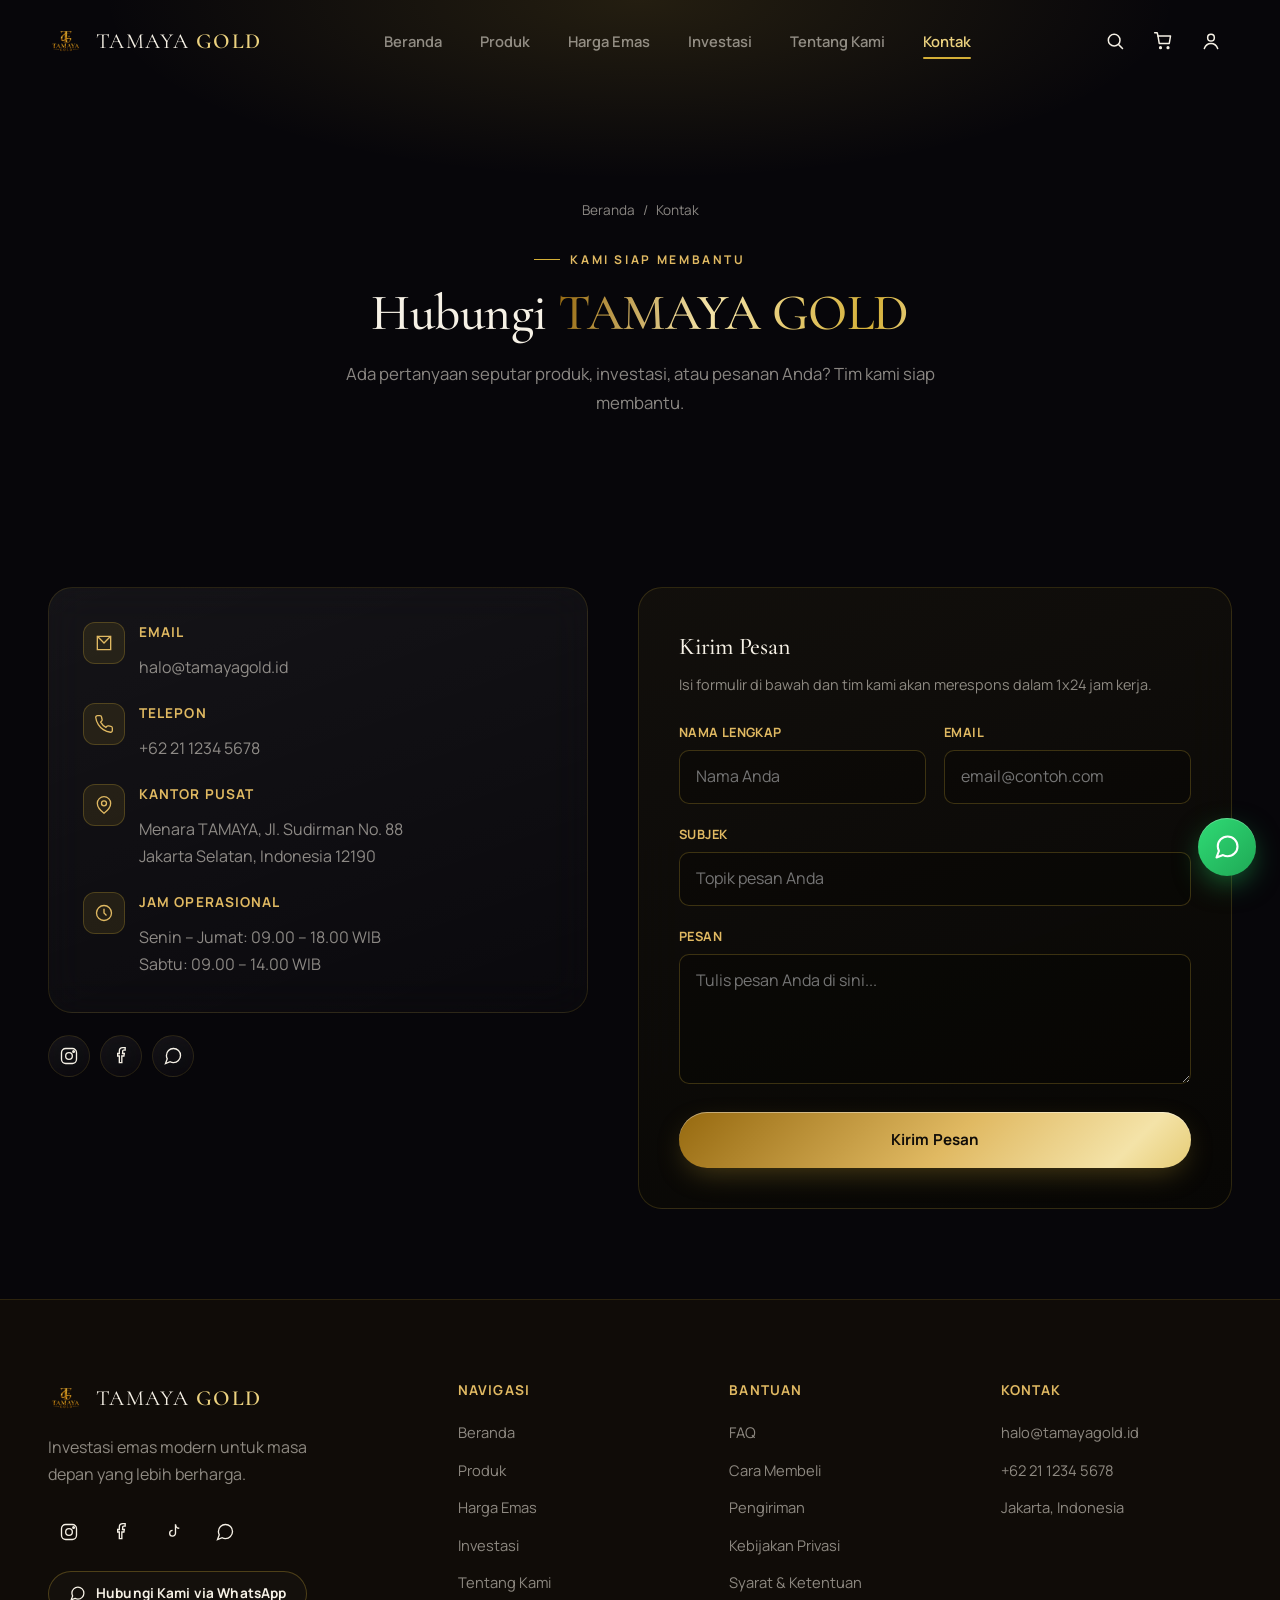
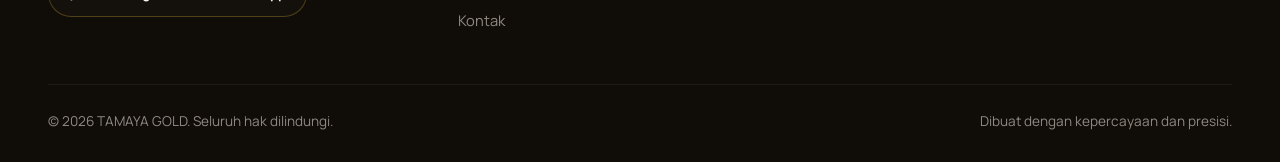
<file: contact.html>
<!doctype html>
<html lang="id">
<head>
<meta charset="UTF-8" />
<meta name="viewport" content="width=device-width, initial-scale=1.0" />
<title>Kontak Kami — TAMAYA GOLD</title>
<meta name="description" content="Hubungi tim TAMAYA GOLD untuk pertanyaan seputar produk, investasi, atau pesanan Anda." />
<meta name="theme-color" content="#07060a" />
<link rel="icon" type="image/png" href="assets/logo.png" />
<link rel="stylesheet" href="css/style.css" />
<link rel="stylesheet" href="css/responsive.css" />
<style>
  .contact-grid { display: grid; grid-template-columns: 1fr 1.1fr; gap: 50px; align-items: flex-start; }
  .contact-info-card { padding: 34px; margin-bottom: 20px; }
  .contact-info-card h4 { font-size: 0.85rem; letter-spacing: 0.08em; text-transform: uppercase; color: var(--gold-300); margin-bottom: 10px; }
  .contact-info-card p, .contact-info-card a { color: var(--ivory-faint); line-height: 1.7; }
  .contact-info-row { display: flex; gap: 14px; align-items: flex-start; margin-bottom: 22px; }
  .contact-info-row:last-child { margin-bottom: 0; }
  .contact-info-row .icon-wrap { width: 42px; height: 42px; border-radius: 12px; background: rgba(212,175,55,0.1); border: 1px solid rgba(212,175,55,0.25); color: var(--gold-300); display: flex; align-items: center; justify-content: center; flex-shrink: 0; }
  .contact-info-row .icon-wrap svg { width: 20px; height: 20px; }
  .contact-form-panel { padding: 40px; }
  .form-row { display: grid; grid-template-columns: 1fr 1fr; gap: 18px; }
  .form-field { margin-bottom: 20px; }
  .form-field label { display: block; font-size: 0.8rem; font-weight: 700; letter-spacing: 0.03em; text-transform: uppercase; color: var(--gold-300); margin-bottom: 8px; }
  .form-field input, .form-field textarea {
    width: 100%; border: 1px solid rgba(212,175,55,0.25); border-radius: var(--radius-sm);
    background: rgba(0,0,0,0.2); padding: 13px 16px; color: var(--ivory); font-family: var(--font-sans);
    transition: border-color .3s ease, box-shadow .3s ease;
  }
  .form-field input:focus, .form-field textarea:focus { outline: none; border-color: var(--gold-400); box-shadow: 0 0 0 3px rgba(212,175,55,0.12); }
  .form-field textarea { resize: vertical; min-height: 130px; }
  .form-success { display: none; align-items: center; gap: 12px; padding: 16px 20px; border-radius: var(--radius-sm); background: rgba(52,211,153,0.1); color: #6ee7b7; font-size: 0.9rem; margin-top: 16px; }
  .form-success.show { display: flex; }
  @media (max-width: 980px) { .contact-grid { grid-template-columns: 1fr; } }
  @media (max-width: 640px) { .form-row { grid-template-columns: 1fr; } .contact-form-panel { padding: 26px; } }
</style>
</head>
<body data-page="kontak">

<div class="toast-stack"></div>

<header class="navbar">
  <div class="nav-inner">
    <a href="index.html" class="brand">
      <img src="assets/logo.png" alt="Logo TAMAYA GOLD" width="36" height="36" />
      <span class="brand-text">TAMAYA <b>GOLD</b></span>
    </a>
    <nav class="nav-links">
      <a href="index.html" data-nav-link="beranda">Beranda</a>
      <a href="shop.html" data-nav-link="produk">Produk</a>
      <a href="gold-price.html" data-nav-link="harga-emas">Harga Emas</a>
      <a href="investment.html" data-nav-link="investasi">Investasi</a>
      <a href="about.html" data-nav-link="tentang">Tentang Kami</a>
      <a href="contact.html" data-nav-link="kontak">Kontak</a>
    </nav>
    <div class="nav-actions">
      <button class="icon-btn" data-search-toggle aria-label="Cari produk">
        <svg viewBox="0 0 24 24" fill="none" stroke="currentColor" stroke-width="1.8" stroke-linecap="round"><circle cx="11" cy="11" r="7"/><line x1="21" y1="21" x2="16.65" y2="16.65"/></svg>
      </button>
      <button class="icon-btn" data-cart-toggle aria-label="Keranjang belanja">
        <svg viewBox="0 0 24 24" fill="none" stroke="currentColor" stroke-width="1.8" stroke-linecap="round" stroke-linejoin="round"><path d="M6 6h15l-1.5 9h-12z"/><circle cx="9" cy="20" r="1"/><circle cx="18" cy="20" r="1"/><path d="M6 6 5 2H2"/></svg>
        <span class="cart-badge" data-cart-count style="display:none">0</span>
      </button>
      <div class="account-menu">
        <button class="icon-btn" data-account-toggle aria-label="Akun saya">
          <svg viewBox="0 0 24 24" fill="none" stroke="currentColor" stroke-width="1.8" stroke-linecap="round" stroke-linejoin="round"><circle cx="12" cy="8" r="4"/><path d="M4 21c1.5-4 5-6 8-6s6.5 2 8 6"/></svg>
        </button>
        <div class="account-dropdown glass-strong">
          <p>Masuk untuk melacak pesanan, menyimpan produk favorit, dan checkout lebih cepat.</p>
          <button class="btn btn-gold btn-sm btn-block">Masuk</button>
          <button class="btn btn-ghost btn-sm btn-block">Daftar Akun</button>
        </div>
      </div>
      <button class="nav-toggle" data-nav-toggle aria-label="Buka menu">
        <svg viewBox="0 0 24 24" fill="none" stroke="currentColor" stroke-width="1.8" stroke-linecap="round"><line x1="4" y1="7" x2="20" y2="7"/><line x1="4" y1="12" x2="20" y2="12"/><line x1="4" y1="17" x2="20" y2="17"/></svg>
      </button>
    </div>
  </div>
</header>

<div class="mobile-nav">
  <div class="mobile-nav-backdrop" data-nav-close></div>
  <div class="mobile-nav-panel">
    <div class="mobile-nav-head">
      <span class="brand-text">TAMAYA <b>GOLD</b></span>
      <button class="icon-btn" data-nav-close aria-label="Tutup menu">
        <svg viewBox="0 0 24 24" fill="none" stroke="currentColor" stroke-width="1.8" stroke-linecap="round"><line x1="18" y1="6" x2="6" y2="18"/><line x1="6" y1="6" x2="18" y2="18"/></svg>
      </button>
    </div>
    <nav class="mobile-nav-links">
      <a href="index.html" data-nav-link="beranda">Beranda</a>
      <a href="shop.html" data-nav-link="produk">Produk</a>
      <a href="gold-price.html" data-nav-link="harga-emas">Harga Emas</a>
      <a href="investment.html" data-nav-link="investasi">Investasi</a>
      <a href="about.html" data-nav-link="tentang">Tentang Kami</a>
      <a href="contact.html" data-nav-link="kontak">Kontak</a>
    </nav>
    <div class="mobile-nav-actions">
      <button class="btn btn-gold btn-block">Masuk</button>
      <button class="btn btn-ghost btn-block">Daftar Akun</button>
    </div>
  </div>
</div>

<div class="search-overlay">
  <div class="search-overlay-backdrop" data-search-close></div>
  <div class="search-box glass-strong">
    <div class="search-input-row">
      <svg viewBox="0 0 24 24" fill="none" stroke="currentColor" stroke-width="1.8" stroke-linecap="round"><circle cx="11" cy="11" r="7"/><line x1="21" y1="21" x2="16.65" y2="16.65"/></svg>
      <input type="text" placeholder="Cari emas batangan, koin, perhiasan..." autocomplete="off" />
      <button class="icon-btn" data-search-close aria-label="Tutup pencarian">
        <svg viewBox="0 0 24 24" fill="none" stroke="currentColor" stroke-width="1.8" stroke-linecap="round"><line x1="18" y1="6" x2="6" y2="18"/><line x1="6" y1="6" x2="18" y2="18"/></svg>
      </button>
    </div>
    <div class="search-results" data-search-results></div>
  </div>
</div>

<div class="cart-drawer">
  <div class="cart-backdrop" data-cart-close></div>
  <div class="cart-panel">
    <div class="cart-head">
      <h3>Keranjang Anda</h3>
      <button class="icon-btn" data-cart-close aria-label="Tutup keranjang">
        <svg viewBox="0 0 24 24" fill="none" stroke="currentColor" stroke-width="1.8" stroke-linecap="round"><line x1="18" y1="6" x2="6" y2="18"/><line x1="6" y1="6" x2="18" y2="18"/></svg>
      </button>
    </div>
    <div class="cart-items" data-cart-items></div>
    <div class="cart-foot" data-cart-foot>
      <div class="wa-order-summary">
        <div class="wa-summary-row"><span>Produk</span><span data-cart-item-count>0 item</span></div>
        <div class="wa-summary-row"><span>Total Qty</span><span data-cart-qty-count>0</span></div>
      </div>
      <div class="cart-subtotal"><span>Total</span><b data-cart-subtotal>Rp 0</b></div>
      <button class="btn btn-gold btn-block btn-whatsapp" data-checkout>
        <svg viewBox="0 0 24 24" fill="none" stroke="currentColor" stroke-width="1.8" stroke-linecap="round" stroke-linejoin="round"><path d="M21 11.5a8.4 8.4 0 0 1-8.4 8.4 8.3 8.3 0 0 1-4-1L3 21l2.1-5.6a8.3 8.3 0 0 1-1-4A8.4 8.4 0 0 1 12.6 3 8.4 8.4 0 0 1 21 11.5z"/></svg>
        Pesan via WhatsApp
      </button>
      <p class="wa-note">Pesanan akan dilanjutkan melalui WhatsApp</p>
      <p class="wa-note">Harga LM dapat berubah sewaktu-waktu dan akan dikonfirmasi tim kami.</p>
    </div>
  </div>
</div>

<main>
  <div class="page-header">
    <div class="container">
      <div class="breadcrumb"><a href="index.html">Beranda</a><span>/</span><span>Kontak</span></div>
      <span class="eyebrow" style="justify-content:center;">Kami Siap Membantu</span>
      <h1 class="section-title font-display">Hubungi <span class="text-gold">TAMAYA GOLD</span></h1>
      <p class="section-subtitle mx-auto">Ada pertanyaan seputar produk, investasi, atau pesanan Anda? Tim kami siap membantu.</p>
    </div>
  </div>

  <section class="tight">
    <div class="container contact-grid">
      <div data-reveal>
        <div class="glass contact-info-card">
          <div class="contact-info-row">
            <span class="icon-wrap"><svg viewBox="0 0 24 24" fill="none" stroke="currentColor" stroke-width="1.6"><path d="M4 4h16v16H4z"/><path d="m4 4 8 8 8-8"/></svg></span>
            <div><h4>Email</h4><a href="mailto:halo@tamayagold.id">halo@tamayagold.id</a></div>
          </div>
          <div class="contact-info-row">
            <span class="icon-wrap"><svg viewBox="0 0 24 24" fill="none" stroke="currentColor" stroke-width="1.6"><path d="M22 16.9v3a2 2 0 0 1-2.2 2 19.8 19.8 0 0 1-8.6-3.1 19.5 19.5 0 0 1-6-6A19.8 19.8 0 0 1 2.1 4.2 2 2 0 0 1 4.1 2h3a2 2 0 0 1 2 1.7c.1.9.3 1.8.6 2.7a2 2 0 0 1-.5 2.1L8 9.7a16 16 0 0 0 6.3 6.3l1.2-1.2a2 2 0 0 1 2.1-.5c.9.3 1.8.5 2.7.6a2 2 0 0 1 1.7 2z"/></svg></span>
            <div><h4>Telepon</h4><a href="tel:+622112345678">+62 21 1234 5678</a></div>
          </div>
          <div class="contact-info-row">
            <span class="icon-wrap"><svg viewBox="0 0 24 24" fill="none" stroke="currentColor" stroke-width="1.6"><path d="M20 10c0 6-8 12-8 12s-8-6-8-12a8 8 0 0 1 16 0z"/><circle cx="12" cy="10" r="3"/></svg></span>
            <div><h4>Kantor Pusat</h4><p>Menara TAMAYA, Jl. Sudirman No. 88<br/>Jakarta Selatan, Indonesia 12190</p></div>
          </div>
          <div class="contact-info-row">
            <span class="icon-wrap"><svg viewBox="0 0 24 24" fill="none" stroke="currentColor" stroke-width="1.6"><circle cx="12" cy="12" r="9"/><path d="M12 7v5l3 3"/></svg></span>
            <div><h4>Jam Operasional</h4><p>Senin – Jumat: 09.00 – 18.00 WIB<br/>Sabtu: 09.00 – 14.00 WIB</p></div>
          </div>
        </div>
        <div class="footer-social">
          <a href="#" class="icon-btn glass" aria-label="Instagram"><svg viewBox="0 0 24 24" fill="none" stroke="currentColor" stroke-width="1.6"><rect x="3" y="3" width="18" height="18" rx="5"/><circle cx="12" cy="12" r="4"/><circle cx="17.5" cy="6.5" r="1"/></svg></a>
          <a href="#" class="icon-btn glass" aria-label="Facebook"><svg viewBox="0 0 24 24" fill="none" stroke="currentColor" stroke-width="1.6"><path d="M14 9V6a1 1 0 0 1 1-1h2V2h-3a4 4 0 0 0-4 4v3H8v3h2v8h3v-8h2.5l.5-3H13z"/></svg></a>
          <a href="#" class="icon-btn glass" aria-label="WhatsApp" data-wa-general><svg viewBox="0 0 24 24" fill="none" stroke="currentColor" stroke-width="1.6"><path d="M21 11.5a8.4 8.4 0 0 1-8.4 8.4 8.3 8.3 0 0 1-4-1L3 21l2.1-5.6a8.3 8.3 0 0 1-1-4A8.4 8.4 0 0 1 12.6 3 8.4 8.4 0 0 1 21 11.5z"/></svg></a>
        </div>
      </div>

      <div class="glass-strong contact-form-panel" data-reveal data-reveal-delay="1">
        <h3 class="font-display" style="font-size:1.5rem;margin-bottom:6px;">Kirim Pesan</h3>
        <p style="color:var(--ivory-faint);font-size:0.9rem;margin-bottom:26px;">Isi formulir di bawah dan tim kami akan merespons dalam 1x24 jam kerja.</p>
        <form data-contact-form>
          <div class="form-row">
            <div class="form-field">
              <label>Nama Lengkap</label>
              <input type="text" required placeholder="Nama Anda" />
            </div>
            <div class="form-field">
              <label>Email</label>
              <input type="email" required placeholder="email@contoh.com" />
            </div>
          </div>
          <div class="form-field">
            <label>Subjek</label>
            <input type="text" required placeholder="Topik pesan Anda" />
          </div>
          <div class="form-field">
            <label>Pesan</label>
            <textarea required placeholder="Tulis pesan Anda di sini..."></textarea>
          </div>
          <button type="submit" class="btn btn-gold btn-block" data-magnetic>Kirim Pesan</button>
          <div class="form-success" data-form-success>
            <svg viewBox="0 0 24 24" width="18" height="18" fill="none" stroke="currentColor" stroke-width="2"><path d="M20 6 9 17l-5-5"/></svg>
            <span>Pesan Anda telah terkirim. Tim kami akan segera menghubungi Anda.</span>
          </div>
        </form>
      </div>
    </div>
  </section>
</main>

<footer class="site-footer">
  <div class="container">
    <div class="footer-grid">
      <div class="footer-brand">
        <a href="index.html" class="brand">
          <img src="assets/logo.png" alt="Logo TAMAYA GOLD" width="36" height="36" />
          <span class="brand-text">TAMAYA <b>GOLD</b></span>
        </a>
        <p>Investasi emas modern untuk masa depan yang lebih berharga.</p>
        <div class="footer-social">
          <a href="#" class="icon-btn" aria-label="Instagram"><svg viewBox="0 0 24 24" fill="none" stroke="currentColor" stroke-width="1.6"><rect x="3" y="3" width="18" height="18" rx="5"/><circle cx="12" cy="12" r="4"/><circle cx="17.5" cy="6.5" r="1"/></svg></a>
          <a href="#" class="icon-btn" aria-label="Facebook"><svg viewBox="0 0 24 24" fill="none" stroke="currentColor" stroke-width="1.6"><path d="M14 9V6a1 1 0 0 1 1-1h2V2h-3a4 4 0 0 0-4 4v3H8v3h2v8h3v-8h2.5l.5-3H13z"/></svg></a>
          <a href="#" class="icon-btn" aria-label="TikTok"><svg viewBox="0 0 24 24" fill="none" stroke="currentColor" stroke-width="1.6"><path d="M15 3v10.5a3.5 3.5 0 1 1-3.5-3.5"/><path d="M15 3c0 2.5 2 4.5 4.5 4.5"/></svg></a>
          <a href="#" class="icon-btn" aria-label="WhatsApp" data-wa-general><svg viewBox="0 0 24 24" fill="none" stroke="currentColor" stroke-width="1.6"><path d="M21 11.5a8.4 8.4 0 0 1-8.4 8.4 8.3 8.3 0 0 1-4-1L3 21l2.1-5.6a8.3 8.3 0 0 1-1-4A8.4 8.4 0 0 1 12.6 3 8.4 8.4 0 0 1 21 11.5z"/></svg></a>
        </div>
        <a href="#" class="btn btn-ghost btn-sm footer-wa-btn" data-wa-general>
          <svg viewBox="0 0 24 24" fill="none" stroke="currentColor" stroke-width="1.8" stroke-linecap="round" stroke-linejoin="round"><path d="M21 11.5a8.4 8.4 0 0 1-8.4 8.4 8.3 8.3 0 0 1-4-1L3 21l2.1-5.6a8.3 8.3 0 0 1-1-4A8.4 8.4 0 0 1 12.6 3 8.4 8.4 0 0 1 21 11.5z"/></svg>
          Hubungi Kami via WhatsApp
        </a>
      </div>
      <div class="footer-col">
        <h4>Navigasi</h4>
        <ul>
          <li><a href="index.html">Beranda</a></li>
          <li><a href="shop.html">Produk</a></li>
          <li><a href="gold-price.html">Harga Emas</a></li>
          <li><a href="investment.html">Investasi</a></li>
          <li><a href="about.html">Tentang Kami</a></li>
          <li><a href="contact.html">Kontak</a></li>
        </ul>
      </div>
      <div class="footer-col">
        <h4>Bantuan</h4>
        <ul>
          <li><a href="index.html#faq">FAQ</a></li>
          <li><a href="index.html#cara-membeli">Cara Membeli</a></li>
          <li><a href="contact.html">Pengiriman</a></li>
          <li><a href="contact.html">Kebijakan Privasi</a></li>
          <li><a href="contact.html">Syarat &amp; Ketentuan</a></li>
        </ul>
      </div>
      <div class="footer-col contact-col">
        <h4>Kontak</h4>
        <ul>
          <li><a href="mailto:halo@tamayagold.id">halo@tamayagold.id</a></li>
          <li><a href="tel:+622112345678">+62 21 1234 5678</a></li>
          <li><a href="contact.html">Jakarta, Indonesia</a></li>
        </ul>
      </div>
    </div>
    <div class="footer-bottom">
      <span>© 2026 TAMAYA GOLD. Seluruh hak dilindungi.</span>
      <span>Dibuat dengan kepercayaan dan presisi.</span>
    </div>
  </div>
</footer>

<script src="js/gold-price.js"></script>
<script src="js/products.js"></script>
<script src="js/main.js"></script>
<script src="js/whatsapp.js"></script>
<script>
  document.addEventListener("DOMContentLoaded", function () {
    var form = document.querySelector("[data-contact-form]");
    var success = document.querySelector("[data-form-success]");
    if (!form) return;
    form.addEventListener("submit", function (e) {
      e.preventDefault();
      success.classList.add("show");
      window.TamayaToast("Pesan Anda telah berhasil dikirim.");
      form.reset();
      setTimeout(function () { success.classList.remove("show"); }, 5000);
    });
  });
</script>
</body>
</html>
</file>
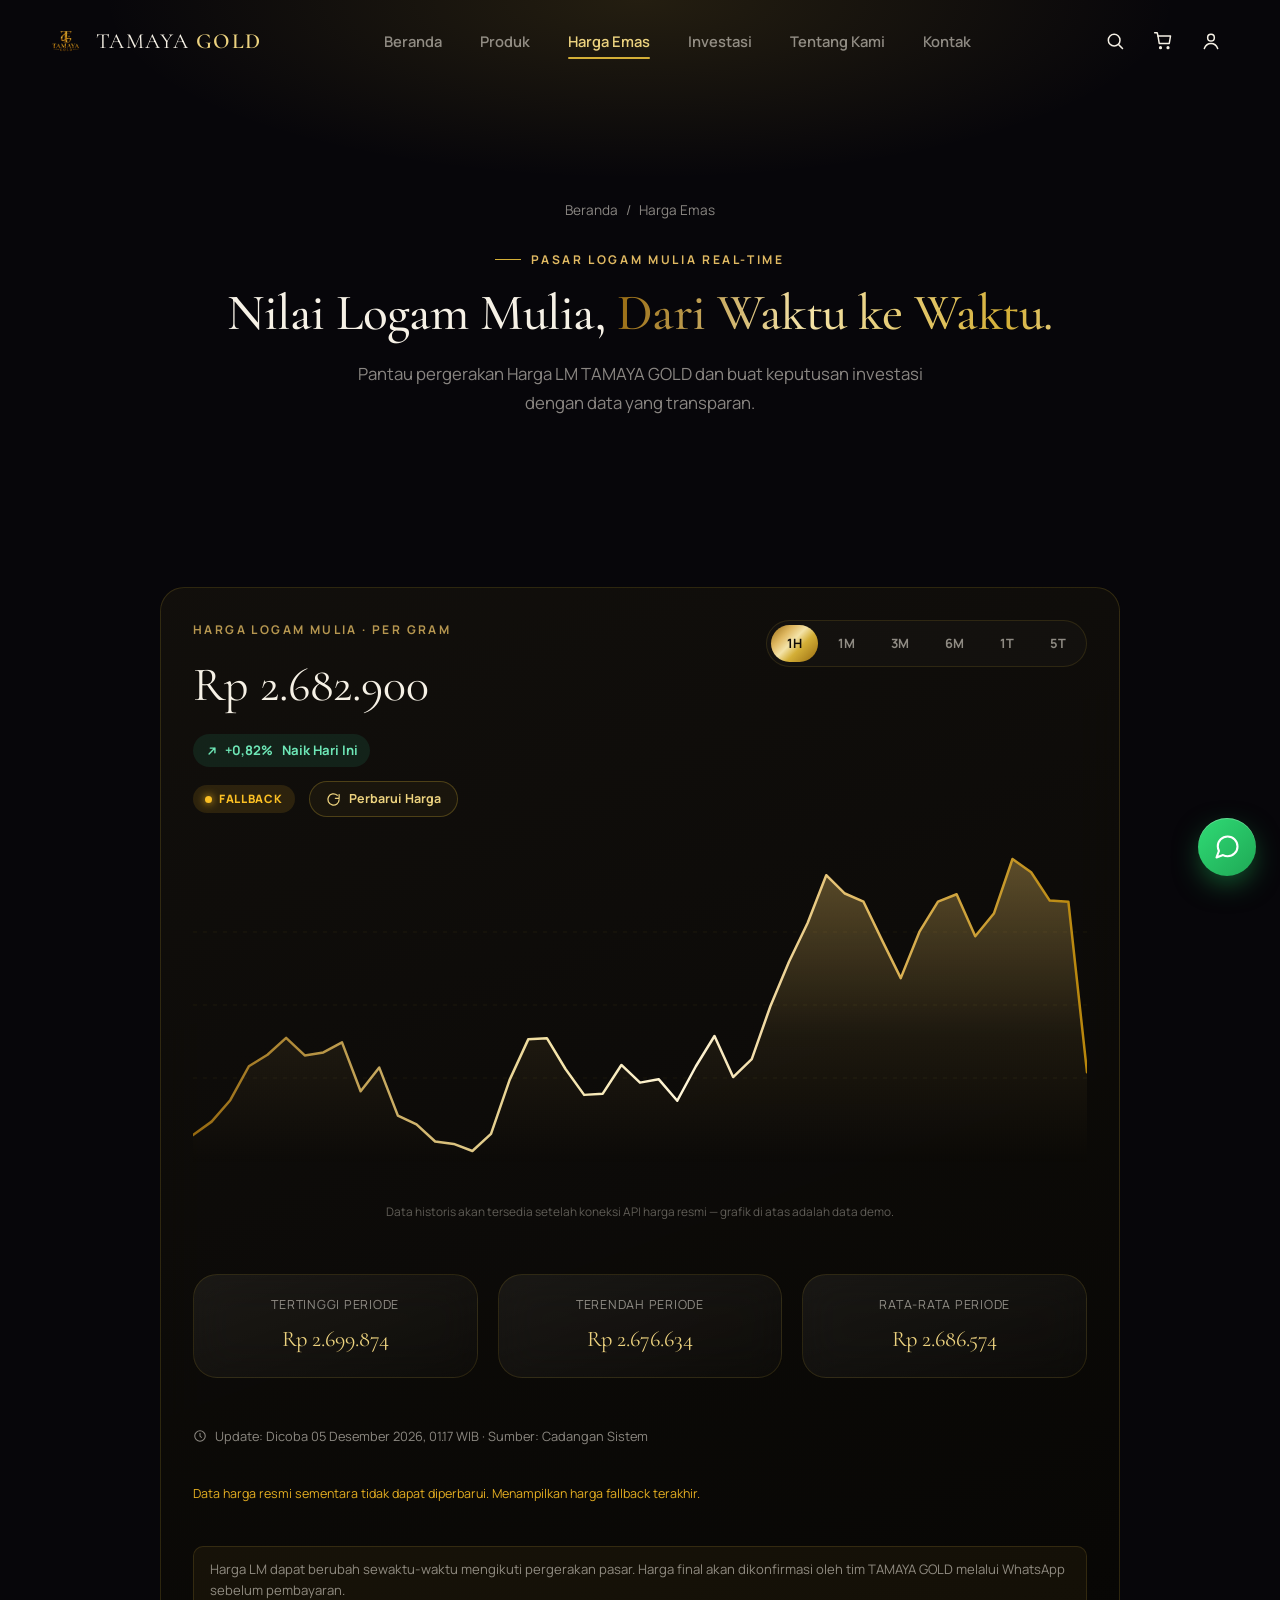
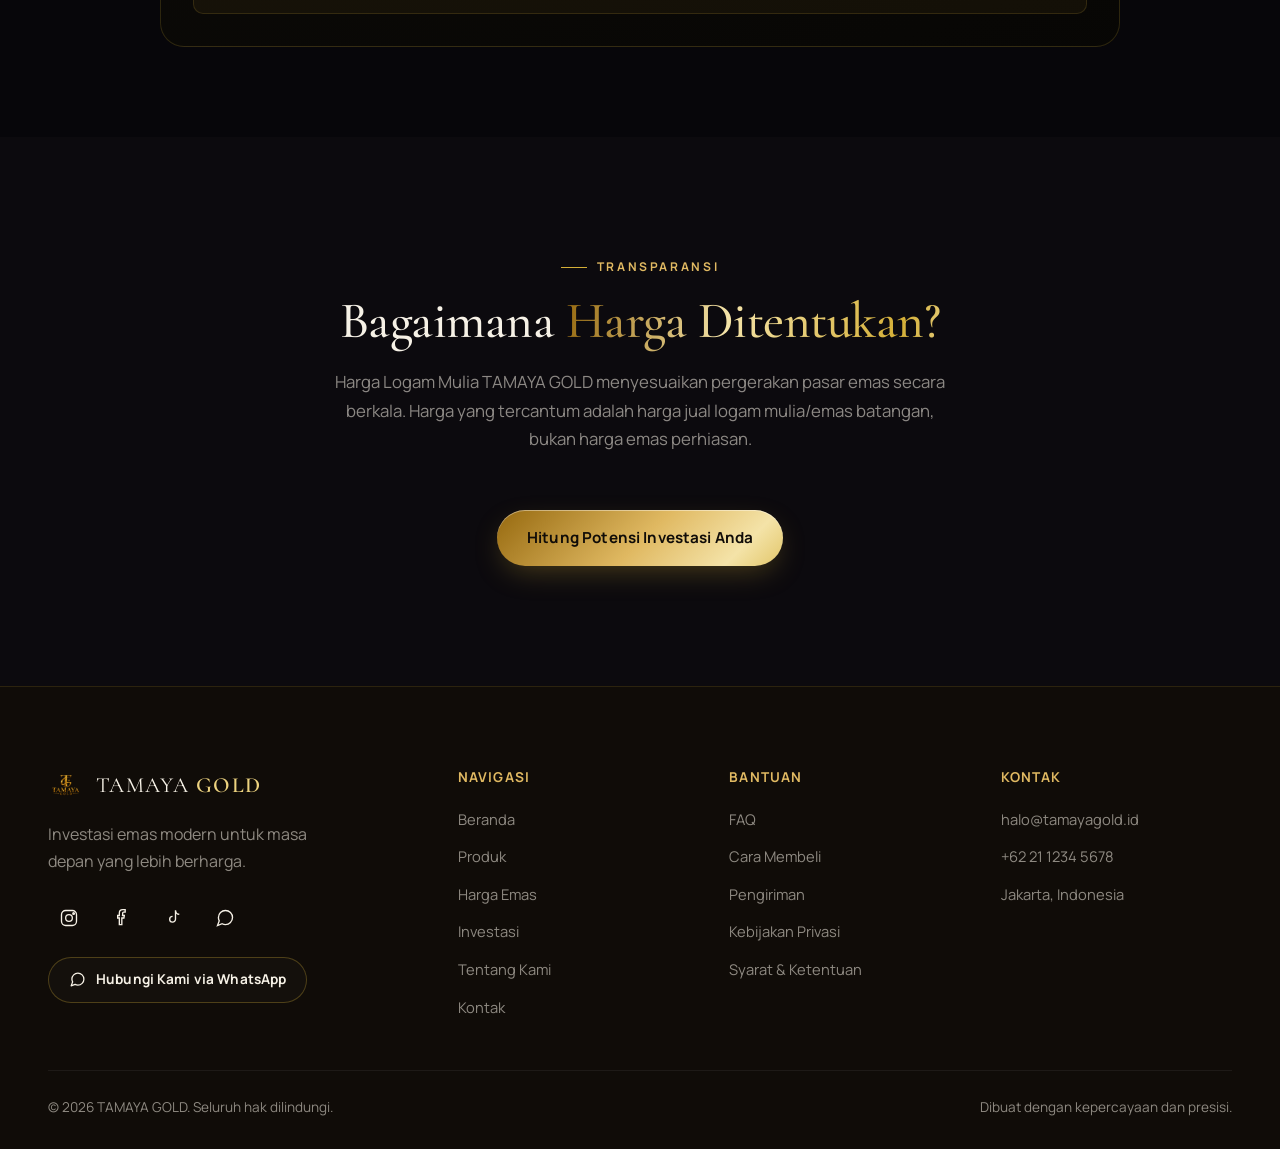
<file: gold-price.html>
<!doctype html>
<html lang="id">
<head>
<meta charset="UTF-8" />
<meta name="viewport" content="width=device-width, initial-scale=1.0" />
<title>Harga Emas Hari Ini — TAMAYA GOLD</title>
<meta name="description" content="Pantau harga emas TAMAYA GOLD secara real-time, lengkap dengan grafik pergerakan harga dan riwayat historis." />
<meta name="theme-color" content="#07060a" />
<link rel="icon" type="image/png" href="assets/logo.png" />
<link rel="stylesheet" href="css/style.css" />
<link rel="stylesheet" href="css/responsive.css" />
<style>
  .stat-mini-grid { display: grid; grid-template-columns: repeat(3, 1fr); gap: 20px; margin-top: 24px; }
  .stat-mini { padding: 20px; text-align: center; }
  .stat-mini .label { font-size: 0.78rem; color: var(--ivory-faint); text-transform: uppercase; letter-spacing: 0.06em; }
  .stat-mini .value { font-family: var(--font-serif); font-size: 1.4rem; color: var(--gold-200); margin-top: 6px; }
  @media (max-width: 640px) { .stat-mini-grid { grid-template-columns: 1fr; } }
</style>
</head>
<body data-page="harga-emas">

<div class="toast-stack"></div>

<header class="navbar">
  <div class="nav-inner">
    <a href="index.html" class="brand">
      <img src="assets/logo.png" alt="Logo TAMAYA GOLD" width="36" height="36" />
      <span class="brand-text">TAMAYA <b>GOLD</b></span>
    </a>
    <nav class="nav-links">
      <a href="index.html" data-nav-link="beranda">Beranda</a>
      <a href="shop.html" data-nav-link="produk">Produk</a>
      <a href="gold-price.html" data-nav-link="harga-emas">Harga Emas</a>
      <a href="investment.html" data-nav-link="investasi">Investasi</a>
      <a href="about.html" data-nav-link="tentang">Tentang Kami</a>
      <a href="contact.html" data-nav-link="kontak">Kontak</a>
    </nav>
    <div class="nav-actions">
      <button class="icon-btn" data-search-toggle aria-label="Cari produk">
        <svg viewBox="0 0 24 24" fill="none" stroke="currentColor" stroke-width="1.8" stroke-linecap="round"><circle cx="11" cy="11" r="7"/><line x1="21" y1="21" x2="16.65" y2="16.65"/></svg>
      </button>
      <button class="icon-btn" data-cart-toggle aria-label="Keranjang belanja">
        <svg viewBox="0 0 24 24" fill="none" stroke="currentColor" stroke-width="1.8" stroke-linecap="round" stroke-linejoin="round"><path d="M6 6h15l-1.5 9h-12z"/><circle cx="9" cy="20" r="1"/><circle cx="18" cy="20" r="1"/><path d="M6 6 5 2H2"/></svg>
        <span class="cart-badge" data-cart-count style="display:none">0</span>
      </button>
      <div class="account-menu">
        <button class="icon-btn" data-account-toggle aria-label="Akun saya">
          <svg viewBox="0 0 24 24" fill="none" stroke="currentColor" stroke-width="1.8" stroke-linecap="round" stroke-linejoin="round"><circle cx="12" cy="8" r="4"/><path d="M4 21c1.5-4 5-6 8-6s6.5 2 8 6"/></svg>
        </button>
        <div class="account-dropdown glass-strong">
          <p>Masuk untuk melacak pesanan, menyimpan produk favorit, dan checkout lebih cepat.</p>
          <button class="btn btn-gold btn-sm btn-block">Masuk</button>
          <button class="btn btn-ghost btn-sm btn-block">Daftar Akun</button>
        </div>
      </div>
      <button class="nav-toggle" data-nav-toggle aria-label="Buka menu">
        <svg viewBox="0 0 24 24" fill="none" stroke="currentColor" stroke-width="1.8" stroke-linecap="round"><line x1="4" y1="7" x2="20" y2="7"/><line x1="4" y1="12" x2="20" y2="12"/><line x1="4" y1="17" x2="20" y2="17"/></svg>
      </button>
    </div>
  </div>
</header>

<div class="mobile-nav">
  <div class="mobile-nav-backdrop" data-nav-close></div>
  <div class="mobile-nav-panel">
    <div class="mobile-nav-head">
      <span class="brand-text">TAMAYA <b>GOLD</b></span>
      <button class="icon-btn" data-nav-close aria-label="Tutup menu">
        <svg viewBox="0 0 24 24" fill="none" stroke="currentColor" stroke-width="1.8" stroke-linecap="round"><line x1="18" y1="6" x2="6" y2="18"/><line x1="6" y1="6" x2="18" y2="18"/></svg>
      </button>
    </div>
    <nav class="mobile-nav-links">
      <a href="index.html" data-nav-link="beranda">Beranda</a>
      <a href="shop.html" data-nav-link="produk">Produk</a>
      <a href="gold-price.html" data-nav-link="harga-emas">Harga Emas</a>
      <a href="investment.html" data-nav-link="investasi">Investasi</a>
      <a href="about.html" data-nav-link="tentang">Tentang Kami</a>
      <a href="contact.html" data-nav-link="kontak">Kontak</a>
    </nav>
    <div class="mobile-nav-actions">
      <button class="btn btn-gold btn-block">Masuk</button>
      <button class="btn btn-ghost btn-block">Daftar Akun</button>
    </div>
  </div>
</div>

<div class="search-overlay">
  <div class="search-overlay-backdrop" data-search-close></div>
  <div class="search-box glass-strong">
    <div class="search-input-row">
      <svg viewBox="0 0 24 24" fill="none" stroke="currentColor" stroke-width="1.8" stroke-linecap="round"><circle cx="11" cy="11" r="7"/><line x1="21" y1="21" x2="16.65" y2="16.65"/></svg>
      <input type="text" placeholder="Cari emas batangan, koin, perhiasan..." autocomplete="off" />
      <button class="icon-btn" data-search-close aria-label="Tutup pencarian">
        <svg viewBox="0 0 24 24" fill="none" stroke="currentColor" stroke-width="1.8" stroke-linecap="round"><line x1="18" y1="6" x2="6" y2="18"/><line x1="6" y1="6" x2="18" y2="18"/></svg>
      </button>
    </div>
    <div class="search-results" data-search-results></div>
  </div>
</div>

<div class="cart-drawer">
  <div class="cart-backdrop" data-cart-close></div>
  <div class="cart-panel">
    <div class="cart-head">
      <h3>Keranjang Anda</h3>
      <button class="icon-btn" data-cart-close aria-label="Tutup keranjang">
        <svg viewBox="0 0 24 24" fill="none" stroke="currentColor" stroke-width="1.8" stroke-linecap="round"><line x1="18" y1="6" x2="6" y2="18"/><line x1="6" y1="6" x2="18" y2="18"/></svg>
      </button>
    </div>
    <div class="cart-items" data-cart-items></div>
    <div class="cart-foot" data-cart-foot>
      <div class="wa-order-summary">
        <div class="wa-summary-row"><span>Produk</span><span data-cart-item-count>0 item</span></div>
        <div class="wa-summary-row"><span>Total Qty</span><span data-cart-qty-count>0</span></div>
      </div>
      <div class="cart-subtotal"><span>Total</span><b data-cart-subtotal>Rp 0</b></div>
      <button class="btn btn-gold btn-block btn-whatsapp" data-checkout>
        <svg viewBox="0 0 24 24" fill="none" stroke="currentColor" stroke-width="1.8" stroke-linecap="round" stroke-linejoin="round"><path d="M21 11.5a8.4 8.4 0 0 1-8.4 8.4 8.3 8.3 0 0 1-4-1L3 21l2.1-5.6a8.3 8.3 0 0 1-1-4A8.4 8.4 0 0 1 12.6 3 8.4 8.4 0 0 1 21 11.5z"/></svg>
        Pesan via WhatsApp
      </button>
      <p class="wa-note">Pesanan akan dilanjutkan melalui WhatsApp</p>
      <p class="wa-note">Harga LM dapat berubah sewaktu-waktu dan akan dikonfirmasi tim kami.</p>
    </div>
  </div>
</div>

<main>
  <div class="page-header">
    <div class="container">
      <div class="breadcrumb"><a href="index.html">Beranda</a><span>/</span><span>Harga Emas</span></div>
      <span class="eyebrow" style="justify-content:center;">Pasar Logam Mulia Real-Time</span>
      <h1 class="section-title font-display">Nilai Logam Mulia, <span class="text-gold">Dari Waktu ke Waktu.</span></h1>
      <p class="section-subtitle mx-auto">Pantau pergerakan Harga LM TAMAYA GOLD dan buat keputusan investasi dengan data yang transparan.</p>
    </div>
  </div>

  <section class="tight">
    <div class="container">
      <div class="glass-strong price-card" style="max-width:960px;margin:0 auto;" data-price-widget>
        <div class="price-card-top">
          <div>
            <div class="price-label">Harga Logam Mulia · Per Gram</div>
            <div class="price-value" data-price-value>Rp —</div>
            <div class="price-change" data-price-change>
              <svg viewBox="0 0 24 24" fill="none" stroke="currentColor" stroke-width="2.4" stroke-linecap="round" stroke-linejoin="round"><path d="M7 17 17 7M9 7h8v8"/></svg>
              <span data-price-change-pct>+0,82%</span>&nbsp;Naik Hari Ini
            </div>
            <div class="price-status-row">
              <span class="price-status" data-price-status><span class="dot"></span><span data-price-status-text>FALLBACK</span></span>
              <button class="price-refresh-btn" data-price-refresh type="button">
                <svg viewBox="0 0 24 24" fill="none" stroke="currentColor" stroke-width="2" stroke-linecap="round" stroke-linejoin="round"><path d="M21 12a9 9 0 1 1-3-6.7"/><path d="M21 4v6h-6"/></svg>
                <span data-price-refresh-label>Perbarui Harga</span>
              </button>
            </div>
          </div>
          <div class="period-tabs" data-price-periods>
            <button class="active" data-period="1H">1H</button>
            <button data-period="1M">1M</button>
            <button data-period="3M">3M</button>
            <button data-period="6M">6M</button>
            <button data-period="1T">1T</button>
            <button data-period="5T">5T</button>
          </div>
        </div>
        <div class="chart-wrap" style="height:320px;">
          <canvas data-price-chart></canvas>
          <div class="chart-tooltip" data-chart-tooltip style="position:absolute;top:0;opacity:0;pointer-events:none;transform:translate(-50%,-110%);"></div>
        </div>
        <div class="chart-history-note">Data historis akan tersedia setelah koneksi API harga resmi — grafik di atas adalah data demo.</div>

        <div class="stat-mini-grid">
          <div class="stat-mini glass"><div class="label">Tertinggi Periode</div><div class="value" data-stat-high>Rp —</div></div>
          <div class="stat-mini glass"><div class="label">Terendah Periode</div><div class="value" data-stat-low>Rp —</div></div>
          <div class="stat-mini glass"><div class="label">Rata-rata Periode</div><div class="value" data-stat-avg>Rp —</div></div>
        </div>

        <div class="price-meta" style="margin-top:20px;">
          <svg viewBox="0 0 24 24" fill="none" stroke="currentColor" stroke-width="1.8"><circle cx="12" cy="12" r="9"/><path d="M12 7v5l3 3"/></svg>
          <span>Update: <span data-price-updated>—</span> &middot; Sumber: <span data-price-source>Fallback internal</span></span>
        </div>
        <div class="price-fallback-note" data-price-fallback-note style="display:none;">
          Data harga resmi sementara tidak dapat diperbarui. Menampilkan harga fallback terakhir.
        </div>
        <div class="price-market-note">
          Harga LM dapat berubah sewaktu-waktu mengikuti pergerakan pasar. Harga final akan dikonfirmasi oleh tim TAMAYA GOLD melalui WhatsApp sebelum pembayaran.
        </div>
      </div>
    </div>
  </section>

  <section class="bg-obsidian-2">
    <div class="container">
      <div class="section-head" data-reveal>
        <span class="eyebrow">Transparansi</span>
        <h2 class="section-title font-display">Bagaimana <span class="text-gold">Harga Ditentukan?</span></h2>
        <p class="section-subtitle">Harga Logam Mulia TAMAYA GOLD menyesuaikan pergerakan pasar emas secara berkala. Harga yang tercantum adalah harga jual logam mulia/emas batangan, bukan harga emas perhiasan.</p>
      </div>
      <div class="text-center" data-reveal>
        <a href="investment.html" class="btn btn-gold" data-magnetic>Hitung Potensi Investasi Anda</a>
      </div>
    </div>
  </section>
</main>

<footer class="site-footer">
  <div class="container">
    <div class="footer-grid">
      <div class="footer-brand">
        <a href="index.html" class="brand">
          <img src="assets/logo.png" alt="Logo TAMAYA GOLD" width="36" height="36" />
          <span class="brand-text">TAMAYA <b>GOLD</b></span>
        </a>
        <p>Investasi emas modern untuk masa depan yang lebih berharga.</p>
        <div class="footer-social">
          <a href="#" class="icon-btn" aria-label="Instagram"><svg viewBox="0 0 24 24" fill="none" stroke="currentColor" stroke-width="1.6"><rect x="3" y="3" width="18" height="18" rx="5"/><circle cx="12" cy="12" r="4"/><circle cx="17.5" cy="6.5" r="1"/></svg></a>
          <a href="#" class="icon-btn" aria-label="Facebook"><svg viewBox="0 0 24 24" fill="none" stroke="currentColor" stroke-width="1.6"><path d="M14 9V6a1 1 0 0 1 1-1h2V2h-3a4 4 0 0 0-4 4v3H8v3h2v8h3v-8h2.5l.5-3H13z"/></svg></a>
          <a href="#" class="icon-btn" aria-label="TikTok"><svg viewBox="0 0 24 24" fill="none" stroke="currentColor" stroke-width="1.6"><path d="M15 3v10.5a3.5 3.5 0 1 1-3.5-3.5"/><path d="M15 3c0 2.5 2 4.5 4.5 4.5"/></svg></a>
          <a href="#" class="icon-btn" aria-label="WhatsApp" data-wa-general><svg viewBox="0 0 24 24" fill="none" stroke="currentColor" stroke-width="1.6"><path d="M21 11.5a8.4 8.4 0 0 1-8.4 8.4 8.3 8.3 0 0 1-4-1L3 21l2.1-5.6a8.3 8.3 0 0 1-1-4A8.4 8.4 0 0 1 12.6 3 8.4 8.4 0 0 1 21 11.5z"/></svg></a>
        </div>
        <a href="#" class="btn btn-ghost btn-sm footer-wa-btn" data-wa-general>
          <svg viewBox="0 0 24 24" fill="none" stroke="currentColor" stroke-width="1.8" stroke-linecap="round" stroke-linejoin="round"><path d="M21 11.5a8.4 8.4 0 0 1-8.4 8.4 8.3 8.3 0 0 1-4-1L3 21l2.1-5.6a8.3 8.3 0 0 1-1-4A8.4 8.4 0 0 1 12.6 3 8.4 8.4 0 0 1 21 11.5z"/></svg>
          Hubungi Kami via WhatsApp
        </a>
      </div>
      <div class="footer-col">
        <h4>Navigasi</h4>
        <ul>
          <li><a href="index.html">Beranda</a></li>
          <li><a href="shop.html">Produk</a></li>
          <li><a href="gold-price.html">Harga Emas</a></li>
          <li><a href="investment.html">Investasi</a></li>
          <li><a href="about.html">Tentang Kami</a></li>
          <li><a href="contact.html">Kontak</a></li>
        </ul>
      </div>
      <div class="footer-col">
        <h4>Bantuan</h4>
        <ul>
          <li><a href="index.html#faq">FAQ</a></li>
          <li><a href="index.html#cara-membeli">Cara Membeli</a></li>
          <li><a href="contact.html">Pengiriman</a></li>
          <li><a href="contact.html">Kebijakan Privasi</a></li>
          <li><a href="contact.html">Syarat &amp; Ketentuan</a></li>
        </ul>
      </div>
      <div class="footer-col contact-col">
        <h4>Kontak</h4>
        <ul>
          <li><a href="mailto:halo@tamayagold.id">halo@tamayagold.id</a></li>
          <li><a href="tel:+622112345678">+62 21 1234 5678</a></li>
          <li><a href="contact.html">Jakarta, Indonesia</a></li>
        </ul>
      </div>
    </div>
    <div class="footer-bottom">
      <span>© 2026 TAMAYA GOLD. Seluruh hak dilindungi.</span>
      <span>Dibuat dengan kepercayaan dan presisi.</span>
    </div>
  </div>
</footer>

<script src="js/gold-price.js"></script>
<script src="js/products.js"></script>
<script src="js/main.js"></script>
<script src="js/whatsapp.js"></script>
<script>
  document.addEventListener("DOMContentLoaded", function () {
    if (!window.TamayaGoldPrice) return;
    var highEl = document.querySelector("[data-stat-high]");
    var lowEl = document.querySelector("[data-stat-low]");
    var avgEl = document.querySelector("[data-stat-avg]");

    window.TamayaGoldPrice.mountWidget(document.querySelector("[data-price-widget]"), {
      onHistoryLoaded: function (points) {
        var prices = points.map(function (p) { return p.price; });
        var high = Math.max.apply(null, prices);
        var low = Math.min.apply(null, prices);
        var avg = prices.reduce(function (a, b) { return a + b; }, 0) / prices.length;
        if (highEl) highEl.textContent = window.TamayaGoldPrice.formatRupiah(high);
        if (lowEl) lowEl.textContent = window.TamayaGoldPrice.formatRupiah(low);
        if (avgEl) avgEl.textContent = window.TamayaGoldPrice.formatRupiah(avg);
      },
    });
  });
</script>
</body>
</html>
</file>
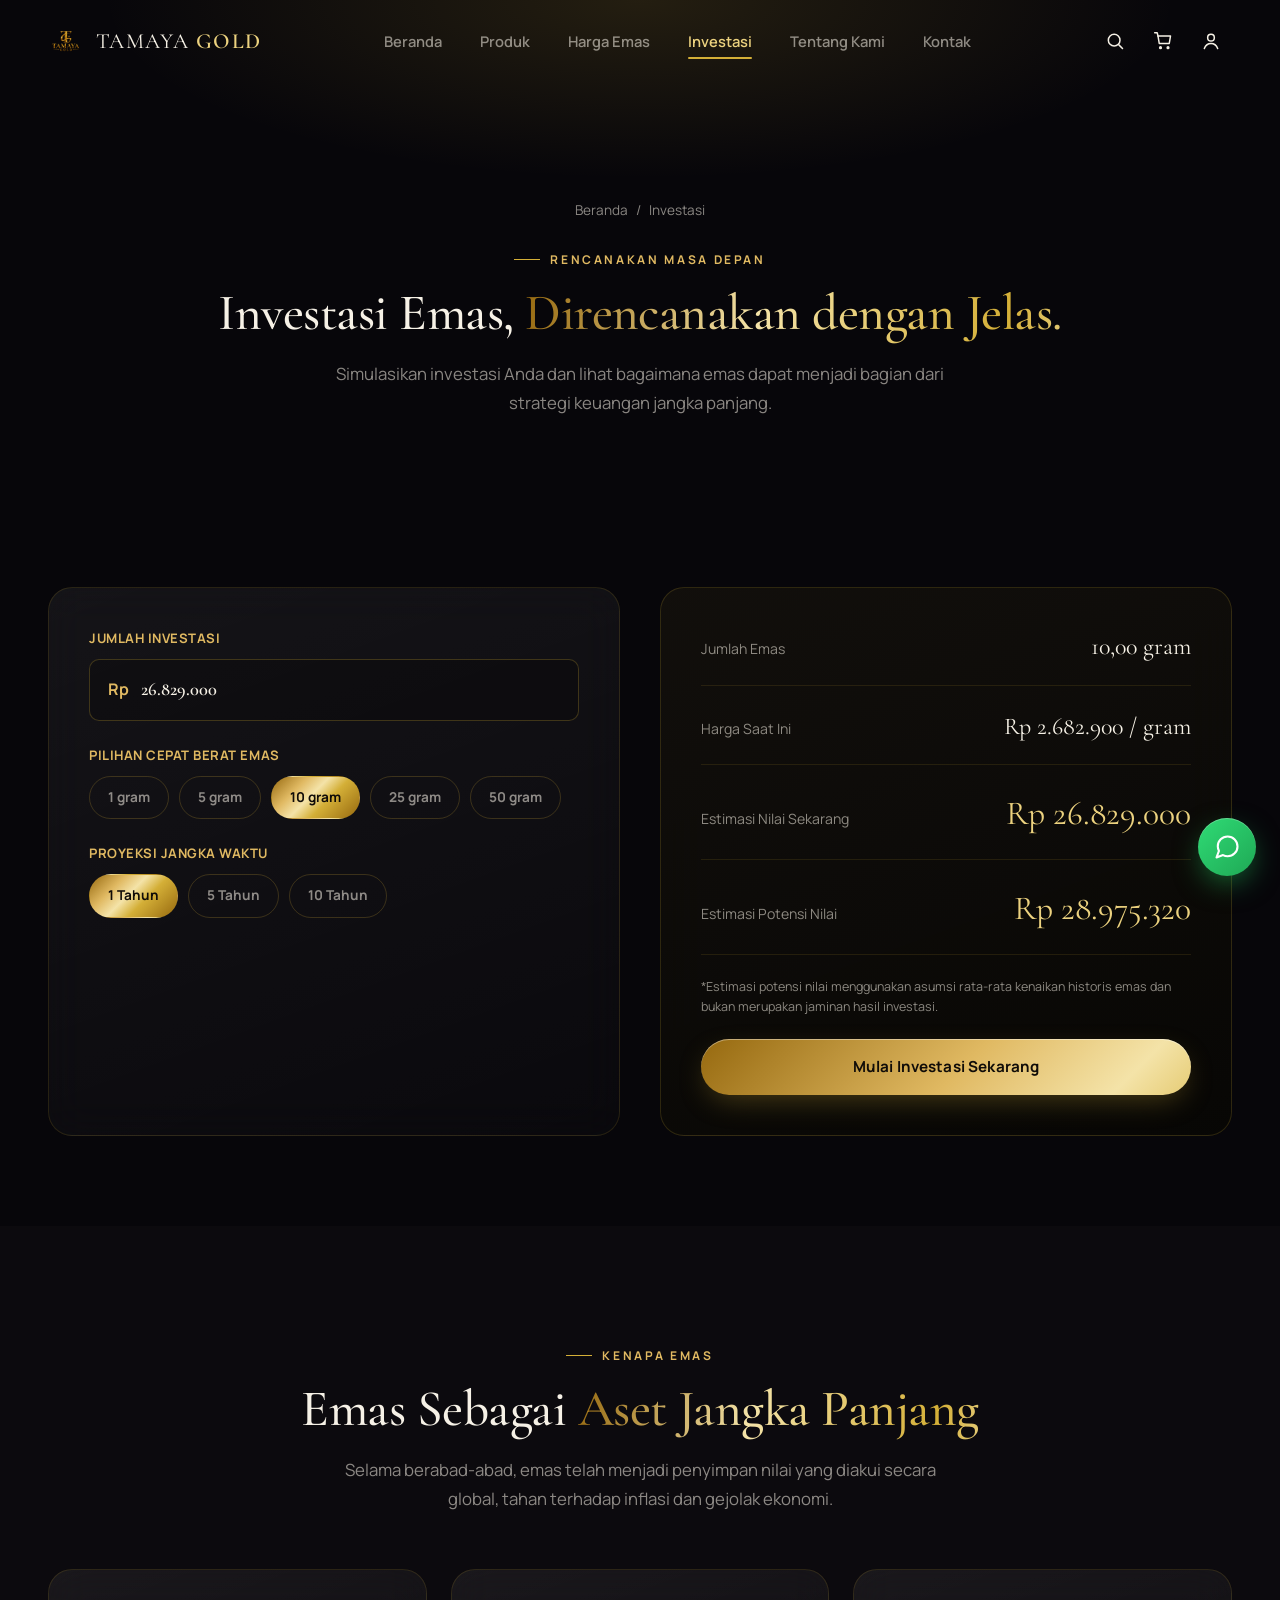
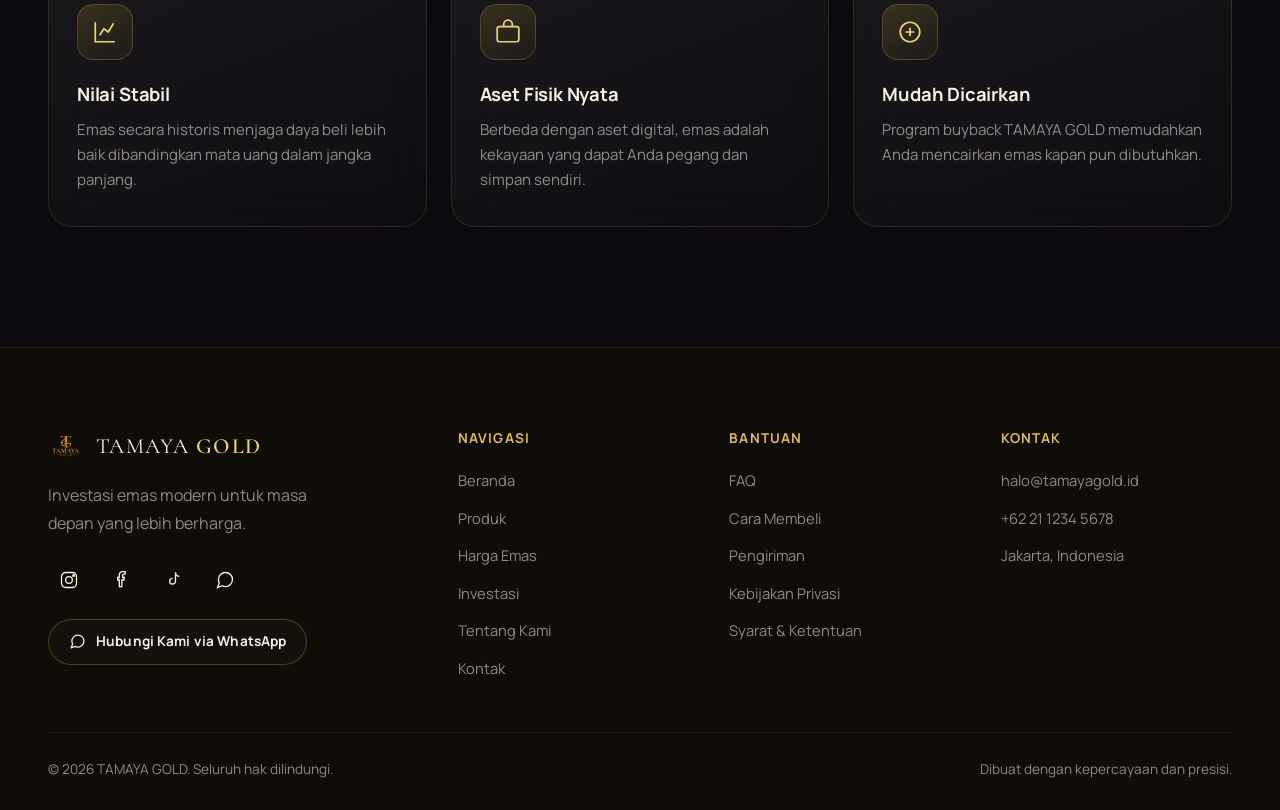
<file: investment.html>
<!doctype html>
<html lang="id">
<head>
<meta charset="UTF-8" />
<meta name="viewport" content="width=device-width, initial-scale=1.0" />
<title>Investasi Emas — TAMAYA GOLD</title>
<meta name="description" content="Hitung potensi investasi emas Anda bersama TAMAYA GOLD. Simulasikan jumlah emas dan estimasi nilai secara instan." />
<meta name="theme-color" content="#07060a" />
<link rel="icon" type="image/png" href="assets/logo.png" />
<link rel="stylesheet" href="css/style.css" />
<link rel="stylesheet" href="css/responsive.css" />
</head>
<body data-page="investasi">

<div class="toast-stack"></div>

<header class="navbar">
  <div class="nav-inner">
    <a href="index.html" class="brand">
      <img src="assets/logo.png" alt="Logo TAMAYA GOLD" width="36" height="36" />
      <span class="brand-text">TAMAYA <b>GOLD</b></span>
    </a>
    <nav class="nav-links">
      <a href="index.html" data-nav-link="beranda">Beranda</a>
      <a href="shop.html" data-nav-link="produk">Produk</a>
      <a href="gold-price.html" data-nav-link="harga-emas">Harga Emas</a>
      <a href="investment.html" data-nav-link="investasi">Investasi</a>
      <a href="about.html" data-nav-link="tentang">Tentang Kami</a>
      <a href="contact.html" data-nav-link="kontak">Kontak</a>
    </nav>
    <div class="nav-actions">
      <button class="icon-btn" data-search-toggle aria-label="Cari produk">
        <svg viewBox="0 0 24 24" fill="none" stroke="currentColor" stroke-width="1.8" stroke-linecap="round"><circle cx="11" cy="11" r="7"/><line x1="21" y1="21" x2="16.65" y2="16.65"/></svg>
      </button>
      <button class="icon-btn" data-cart-toggle aria-label="Keranjang belanja">
        <svg viewBox="0 0 24 24" fill="none" stroke="currentColor" stroke-width="1.8" stroke-linecap="round" stroke-linejoin="round"><path d="M6 6h15l-1.5 9h-12z"/><circle cx="9" cy="20" r="1"/><circle cx="18" cy="20" r="1"/><path d="M6 6 5 2H2"/></svg>
        <span class="cart-badge" data-cart-count style="display:none">0</span>
      </button>
      <div class="account-menu">
        <button class="icon-btn" data-account-toggle aria-label="Akun saya">
          <svg viewBox="0 0 24 24" fill="none" stroke="currentColor" stroke-width="1.8" stroke-linecap="round" stroke-linejoin="round"><circle cx="12" cy="8" r="4"/><path d="M4 21c1.5-4 5-6 8-6s6.5 2 8 6"/></svg>
        </button>
        <div class="account-dropdown glass-strong">
          <p>Masuk untuk melacak pesanan, menyimpan produk favorit, dan checkout lebih cepat.</p>
          <button class="btn btn-gold btn-sm btn-block">Masuk</button>
          <button class="btn btn-ghost btn-sm btn-block">Daftar Akun</button>
        </div>
      </div>
      <button class="nav-toggle" data-nav-toggle aria-label="Buka menu">
        <svg viewBox="0 0 24 24" fill="none" stroke="currentColor" stroke-width="1.8" stroke-linecap="round"><line x1="4" y1="7" x2="20" y2="7"/><line x1="4" y1="12" x2="20" y2="12"/><line x1="4" y1="17" x2="20" y2="17"/></svg>
      </button>
    </div>
  </div>
</header>

<div class="mobile-nav">
  <div class="mobile-nav-backdrop" data-nav-close></div>
  <div class="mobile-nav-panel">
    <div class="mobile-nav-head">
      <span class="brand-text">TAMAYA <b>GOLD</b></span>
      <button class="icon-btn" data-nav-close aria-label="Tutup menu">
        <svg viewBox="0 0 24 24" fill="none" stroke="currentColor" stroke-width="1.8" stroke-linecap="round"><line x1="18" y1="6" x2="6" y2="18"/><line x1="6" y1="6" x2="18" y2="18"/></svg>
      </button>
    </div>
    <nav class="mobile-nav-links">
      <a href="index.html" data-nav-link="beranda">Beranda</a>
      <a href="shop.html" data-nav-link="produk">Produk</a>
      <a href="gold-price.html" data-nav-link="harga-emas">Harga Emas</a>
      <a href="investment.html" data-nav-link="investasi">Investasi</a>
      <a href="about.html" data-nav-link="tentang">Tentang Kami</a>
      <a href="contact.html" data-nav-link="kontak">Kontak</a>
    </nav>
    <div class="mobile-nav-actions">
      <button class="btn btn-gold btn-block">Masuk</button>
      <button class="btn btn-ghost btn-block">Daftar Akun</button>
    </div>
  </div>
</div>

<div class="search-overlay">
  <div class="search-overlay-backdrop" data-search-close></div>
  <div class="search-box glass-strong">
    <div class="search-input-row">
      <svg viewBox="0 0 24 24" fill="none" stroke="currentColor" stroke-width="1.8" stroke-linecap="round"><circle cx="11" cy="11" r="7"/><line x1="21" y1="21" x2="16.65" y2="16.65"/></svg>
      <input type="text" placeholder="Cari emas batangan, koin, perhiasan..." autocomplete="off" />
      <button class="icon-btn" data-search-close aria-label="Tutup pencarian">
        <svg viewBox="0 0 24 24" fill="none" stroke="currentColor" stroke-width="1.8" stroke-linecap="round"><line x1="18" y1="6" x2="6" y2="18"/><line x1="6" y1="6" x2="18" y2="18"/></svg>
      </button>
    </div>
    <div class="search-results" data-search-results></div>
  </div>
</div>

<div class="cart-drawer">
  <div class="cart-backdrop" data-cart-close></div>
  <div class="cart-panel">
    <div class="cart-head">
      <h3>Keranjang Anda</h3>
      <button class="icon-btn" data-cart-close aria-label="Tutup keranjang">
        <svg viewBox="0 0 24 24" fill="none" stroke="currentColor" stroke-width="1.8" stroke-linecap="round"><line x1="18" y1="6" x2="6" y2="18"/><line x1="6" y1="6" x2="18" y2="18"/></svg>
      </button>
    </div>
    <div class="cart-items" data-cart-items></div>
    <div class="cart-foot" data-cart-foot>
      <div class="wa-order-summary">
        <div class="wa-summary-row"><span>Produk</span><span data-cart-item-count>0 item</span></div>
        <div class="wa-summary-row"><span>Total Qty</span><span data-cart-qty-count>0</span></div>
      </div>
      <div class="cart-subtotal"><span>Total</span><b data-cart-subtotal>Rp 0</b></div>
      <button class="btn btn-gold btn-block btn-whatsapp" data-checkout>
        <svg viewBox="0 0 24 24" fill="none" stroke="currentColor" stroke-width="1.8" stroke-linecap="round" stroke-linejoin="round"><path d="M21 11.5a8.4 8.4 0 0 1-8.4 8.4 8.3 8.3 0 0 1-4-1L3 21l2.1-5.6a8.3 8.3 0 0 1-1-4A8.4 8.4 0 0 1 12.6 3 8.4 8.4 0 0 1 21 11.5z"/></svg>
        Pesan via WhatsApp
      </button>
      <p class="wa-note">Pesanan akan dilanjutkan melalui WhatsApp</p>
      <p class="wa-note">Harga LM dapat berubah sewaktu-waktu dan akan dikonfirmasi tim kami.</p>
    </div>
  </div>
</div>

<main>
  <div class="page-header">
    <div class="container">
      <div class="breadcrumb"><a href="index.html">Beranda</a><span>/</span><span>Investasi</span></div>
      <span class="eyebrow" style="justify-content:center;">Rencanakan Masa Depan</span>
      <h1 class="section-title font-display">Investasi Emas, <span class="text-gold">Direncanakan dengan Jelas.</span></h1>
      <p class="section-subtitle mx-auto">Simulasikan investasi Anda dan lihat bagaimana emas dapat menjadi bagian dari strategi keuangan jangka panjang.</p>
    </div>
  </div>

  <section class="tight">
    <div class="container">
      <div class="calc-grid" data-calculator data-reveal>
        <div class="glass calc-panel">
          <div class="field">
            <label>Jumlah Investasi</label>
            <div class="input-wrap">
              <span class="prefix">Rp</span>
              <input type="text" inputmode="numeric" data-calc-amount placeholder="10.000.000" />
            </div>
          </div>
          <div class="field">
            <label>Pilihan Cepat Berat Emas</label>
            <div class="weight-options">
              <button class="weight-chip" data-calc-weight="1">1 gram</button>
              <button class="weight-chip" data-calc-weight="5">5 gram</button>
              <button class="weight-chip" data-calc-weight="10">10 gram</button>
              <button class="weight-chip" data-calc-weight="25">25 gram</button>
              <button class="weight-chip" data-calc-weight="50">50 gram</button>
            </div>
          </div>
          <div class="field">
            <label>Proyeksi Jangka Waktu</label>
            <div class="weight-options">
              <button class="weight-chip active" data-calc-period="1">1 Tahun</button>
              <button class="weight-chip" data-calc-period="5">5 Tahun</button>
              <button class="weight-chip" data-calc-period="10">10 Tahun</button>
            </div>
          </div>
        </div>

        <div class="glass-strong calc-results">
          <div class="result-row">
            <span class="label">Jumlah Emas</span>
            <span class="value" data-calc-result-grams>0,00 gram</span>
          </div>
          <div class="result-row">
            <span class="label">Harga Saat Ini</span>
            <span class="value" data-calc-result-price>Rp — / gram</span>
          </div>
          <div class="result-row highlight">
            <span class="label">Estimasi Nilai Sekarang</span>
            <span class="value" data-calc-result-value>Rp 0</span>
          </div>
          <div class="result-row highlight">
            <span class="label">Estimasi Potensi Nilai</span>
            <span class="value" data-calc-projection>Rp 0</span>
          </div>
          <p style="font-size:0.78rem;color:var(--ivory-faint);line-height:1.6;">
            *Estimasi potensi nilai menggunakan asumsi rata-rata kenaikan historis emas dan bukan merupakan jaminan hasil investasi.
          </p>
          <a href="shop.html" class="btn btn-gold btn-block" data-magnetic>Mulai Investasi Sekarang</a>
        </div>
      </div>
    </div>
  </section>

  <section class="bg-obsidian-2">
    <div class="container">
      <div class="section-head" data-reveal>
        <span class="eyebrow">Kenapa Emas</span>
        <h2 class="section-title font-display">Emas Sebagai <span class="text-gold">Aset Jangka Panjang</span></h2>
        <p class="section-subtitle">Selama berabad-abad, emas telah menjadi penyimpan nilai yang diakui secara global, tahan terhadap inflasi dan gejolak ekonomi.</p>
      </div>
      <div class="feature-grid">
        <div class="feature-card glass" data-reveal>
          <div class="feature-icon"><svg viewBox="0 0 24 24" fill="none" stroke="currentColor" stroke-width="1.6"><path d="M3 3v18h18"/><path d="m7 15 4-6 4 3 5-8"/></svg></div>
          <h3>Nilai Stabil</h3>
          <p>Emas secara historis menjaga daya beli lebih baik dibandingkan mata uang dalam jangka panjang.</p>
        </div>
        <div class="feature-card glass" data-reveal data-reveal-delay="1">
          <div class="feature-icon"><svg viewBox="0 0 24 24" fill="none" stroke="currentColor" stroke-width="1.6"><rect x="2" y="7" width="20" height="14" rx="2"/><path d="M16 7V5a4 4 0 0 0-8 0v2"/></svg></div>
          <h3>Aset Fisik Nyata</h3>
          <p>Berbeda dengan aset digital, emas adalah kekayaan yang dapat Anda pegang dan simpan sendiri.</p>
        </div>
        <div class="feature-card glass" data-reveal data-reveal-delay="2">
          <div class="feature-icon"><svg viewBox="0 0 24 24" fill="none" stroke="currentColor" stroke-width="1.6"><circle cx="12" cy="12" r="9"/><path d="M8 12h8M12 8v8"/></svg></div>
          <h3>Mudah Dicairkan</h3>
          <p>Program buyback TAMAYA GOLD memudahkan Anda mencairkan emas kapan pun dibutuhkan.</p>
        </div>
      </div>
    </div>
  </section>
</main>

<footer class="site-footer">
  <div class="container">
    <div class="footer-grid">
      <div class="footer-brand">
        <a href="index.html" class="brand">
          <img src="assets/logo.png" alt="Logo TAMAYA GOLD" width="36" height="36" />
          <span class="brand-text">TAMAYA <b>GOLD</b></span>
        </a>
        <p>Investasi emas modern untuk masa depan yang lebih berharga.</p>
        <div class="footer-social">
          <a href="#" class="icon-btn" aria-label="Instagram"><svg viewBox="0 0 24 24" fill="none" stroke="currentColor" stroke-width="1.6"><rect x="3" y="3" width="18" height="18" rx="5"/><circle cx="12" cy="12" r="4"/><circle cx="17.5" cy="6.5" r="1"/></svg></a>
          <a href="#" class="icon-btn" aria-label="Facebook"><svg viewBox="0 0 24 24" fill="none" stroke="currentColor" stroke-width="1.6"><path d="M14 9V6a1 1 0 0 1 1-1h2V2h-3a4 4 0 0 0-4 4v3H8v3h2v8h3v-8h2.5l.5-3H13z"/></svg></a>
          <a href="#" class="icon-btn" aria-label="TikTok"><svg viewBox="0 0 24 24" fill="none" stroke="currentColor" stroke-width="1.6"><path d="M15 3v10.5a3.5 3.5 0 1 1-3.5-3.5"/><path d="M15 3c0 2.5 2 4.5 4.5 4.5"/></svg></a>
          <a href="#" class="icon-btn" aria-label="WhatsApp" data-wa-general><svg viewBox="0 0 24 24" fill="none" stroke="currentColor" stroke-width="1.6"><path d="M21 11.5a8.4 8.4 0 0 1-8.4 8.4 8.3 8.3 0 0 1-4-1L3 21l2.1-5.6a8.3 8.3 0 0 1-1-4A8.4 8.4 0 0 1 12.6 3 8.4 8.4 0 0 1 21 11.5z"/></svg></a>
        </div>
        <a href="#" class="btn btn-ghost btn-sm footer-wa-btn" data-wa-general>
          <svg viewBox="0 0 24 24" fill="none" stroke="currentColor" stroke-width="1.8" stroke-linecap="round" stroke-linejoin="round"><path d="M21 11.5a8.4 8.4 0 0 1-8.4 8.4 8.3 8.3 0 0 1-4-1L3 21l2.1-5.6a8.3 8.3 0 0 1-1-4A8.4 8.4 0 0 1 12.6 3 8.4 8.4 0 0 1 21 11.5z"/></svg>
          Hubungi Kami via WhatsApp
        </a>
      </div>
      <div class="footer-col">
        <h4>Navigasi</h4>
        <ul>
          <li><a href="index.html">Beranda</a></li>
          <li><a href="shop.html">Produk</a></li>
          <li><a href="gold-price.html">Harga Emas</a></li>
          <li><a href="investment.html">Investasi</a></li>
          <li><a href="about.html">Tentang Kami</a></li>
          <li><a href="contact.html">Kontak</a></li>
        </ul>
      </div>
      <div class="footer-col">
        <h4>Bantuan</h4>
        <ul>
          <li><a href="index.html#faq">FAQ</a></li>
          <li><a href="index.html#cara-membeli">Cara Membeli</a></li>
          <li><a href="contact.html">Pengiriman</a></li>
          <li><a href="contact.html">Kebijakan Privasi</a></li>
          <li><a href="contact.html">Syarat &amp; Ketentuan</a></li>
        </ul>
      </div>
      <div class="footer-col contact-col">
        <h4>Kontak</h4>
        <ul>
          <li><a href="mailto:halo@tamayagold.id">halo@tamayagold.id</a></li>
          <li><a href="tel:+622112345678">+62 21 1234 5678</a></li>
          <li><a href="contact.html">Jakarta, Indonesia</a></li>
        </ul>
      </div>
    </div>
    <div class="footer-bottom">
      <span>© 2026 TAMAYA GOLD. Seluruh hak dilindungi.</span>
      <span>Dibuat dengan kepercayaan dan presisi.</span>
    </div>
  </div>
</footer>

<script src="js/gold-price.js"></script>
<script src="js/products.js"></script>
<script src="js/main.js"></script>
<script src="js/whatsapp.js"></script>
<script src="js/calculator.js"></script>
</body>
</html>
</file>
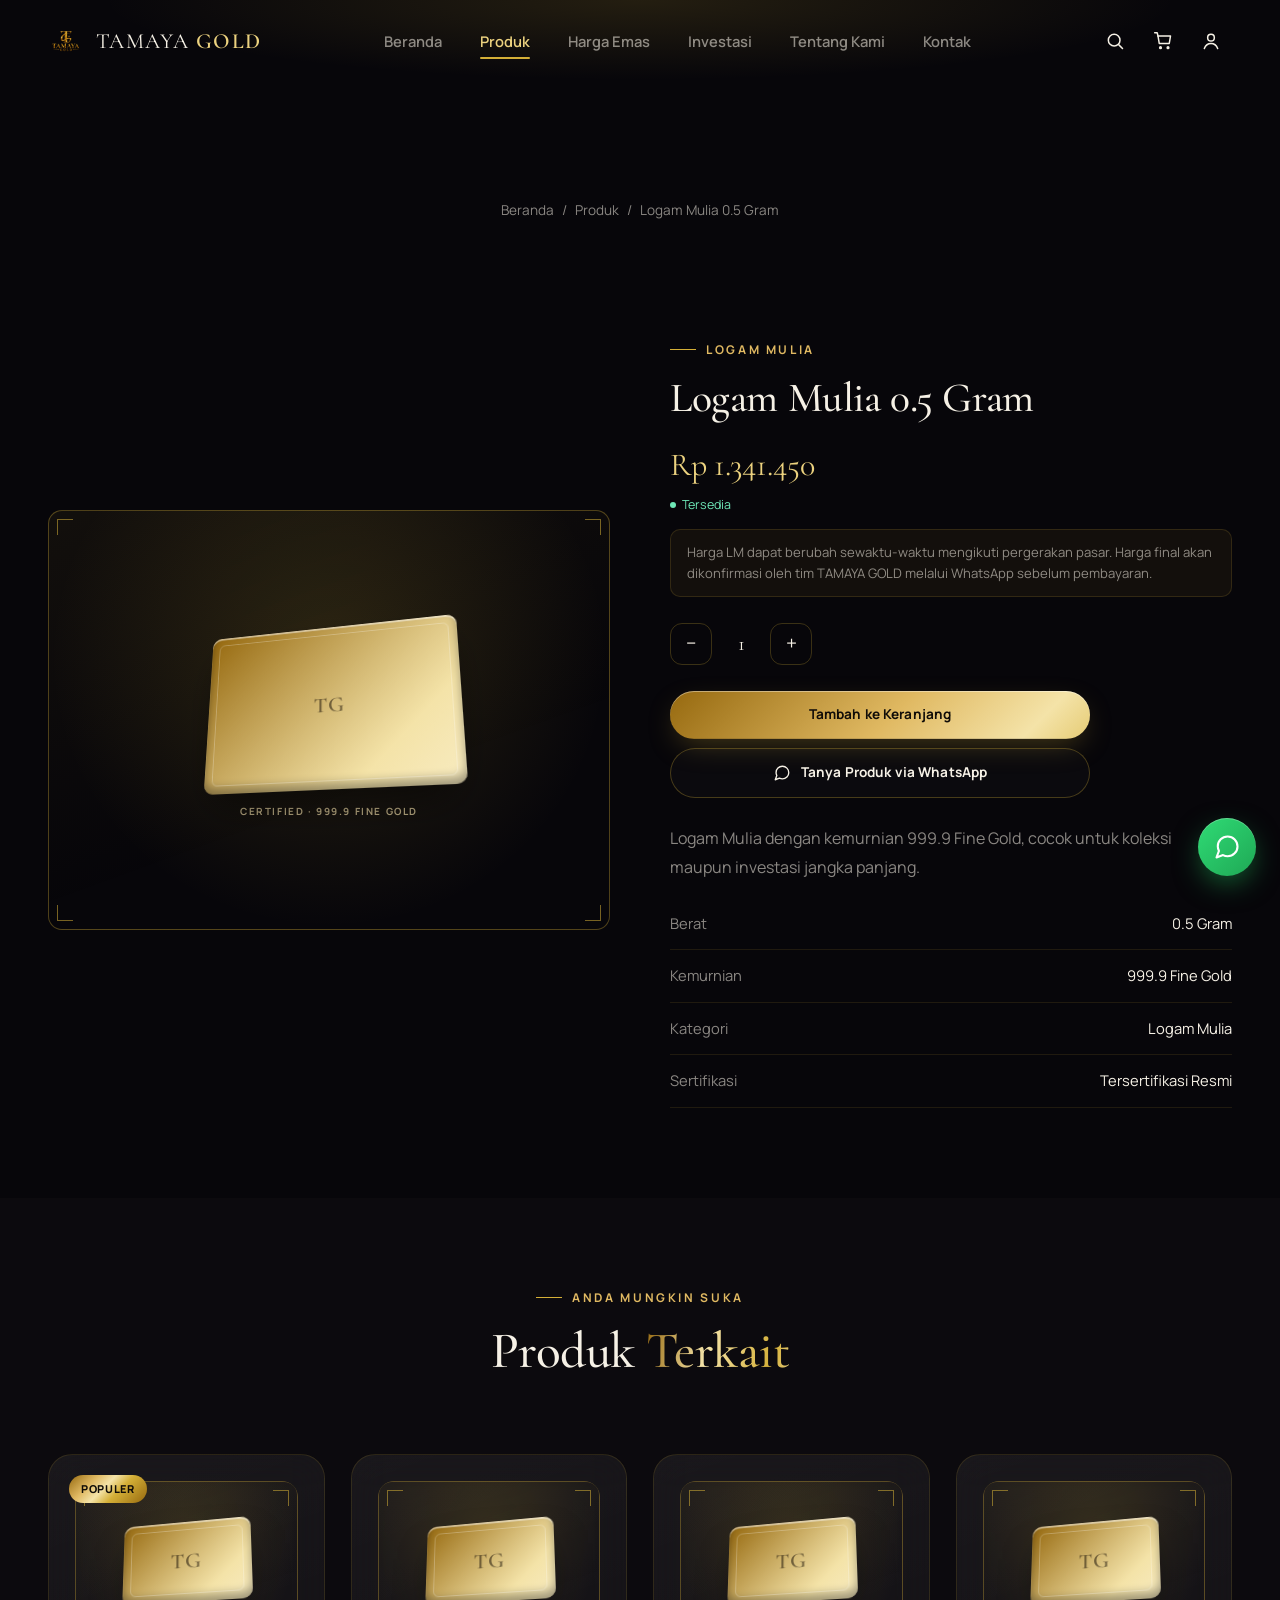
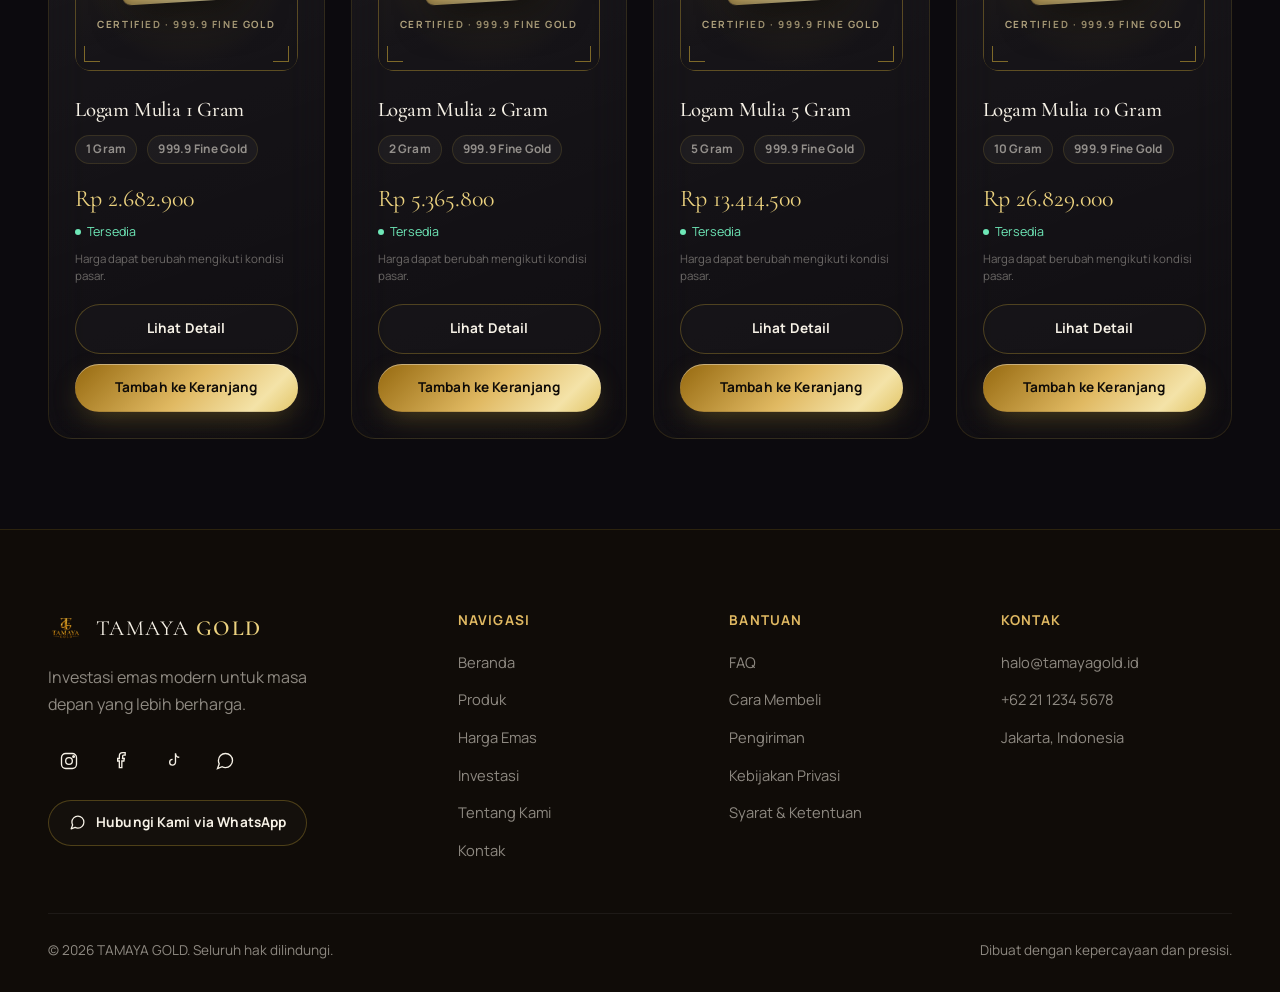
<file: product.html>
<!doctype html>
<html lang="id">
<head>
<meta charset="UTF-8" />
<meta name="viewport" content="width=device-width, initial-scale=1.0" />
<title>Detail Produk — TAMAYA GOLD</title>
<meta name="description" content="Detail produk emas TAMAYA GOLD — kemurnian, berat, harga, dan ketersediaan stok." />
<meta name="theme-color" content="#07060a" />
<link rel="icon" type="image/png" href="assets/logo.png" />
<link rel="stylesheet" href="css/style.css" />
<link rel="stylesheet" href="css/responsive.css" />
<style>
  .pd-grid { display: grid; grid-template-columns: 1fr 1fr; gap: 60px; align-items: center; }
  .pd-visual { height: 420px; border-radius: var(--radius-lg); display: flex; align-items: center; justify-content: center; background: radial-gradient(ellipse at 50% 35%, rgba(212,175,55,0.16), transparent 70%); }
  .pd-visual .gold-object { width: 260px; height: 170px; animation: float-y 6s ease-in-out infinite; }
  .pd-visual .gold-object.coin { width: 220px; height: 220px; }
  .pd-qty { display: flex; align-items: center; gap: 14px; margin: 26px 0; }
  .pd-qty button { width: 42px; height: 42px; border-radius: 12px; border: 1px solid rgba(212,175,55,0.25); font-size: 1.2rem; }
  .pd-qty span { font-family: var(--font-serif); font-size: 1.3rem; min-width: 30px; text-align: center; }
  .pd-desc { margin-top: 26px; color: var(--ivory-faint); line-height: 1.8; max-width: 520px; }
  .pd-info-list { display: flex; flex-direction: column; gap: 14px; margin-top: 30px; }
  .pd-info-list div { display: flex; justify-content: space-between; padding-bottom: 14px; border-bottom: 1px solid rgba(212,175,55,0.12); font-size: 0.92rem; }
  .pd-info-list span:first-child { color: var(--ivory-faint); }
  @media (max-width: 980px) { .pd-grid { grid-template-columns: 1fr; gap: 36px; } .pd-visual { height: 320px; } }
</style>
</head>
<body data-page="produk">

<div class="toast-stack"></div>

<header class="navbar">
  <div class="nav-inner">
    <a href="index.html" class="brand">
      <img src="assets/logo.png" alt="Logo TAMAYA GOLD" width="36" height="36" />
      <span class="brand-text">TAMAYA <b>GOLD</b></span>
    </a>
    <nav class="nav-links">
      <a href="index.html" data-nav-link="beranda">Beranda</a>
      <a href="shop.html" data-nav-link="produk">Produk</a>
      <a href="gold-price.html" data-nav-link="harga-emas">Harga Emas</a>
      <a href="investment.html" data-nav-link="investasi">Investasi</a>
      <a href="about.html" data-nav-link="tentang">Tentang Kami</a>
      <a href="contact.html" data-nav-link="kontak">Kontak</a>
    </nav>
    <div class="nav-actions">
      <button class="icon-btn" data-search-toggle aria-label="Cari produk">
        <svg viewBox="0 0 24 24" fill="none" stroke="currentColor" stroke-width="1.8" stroke-linecap="round"><circle cx="11" cy="11" r="7"/><line x1="21" y1="21" x2="16.65" y2="16.65"/></svg>
      </button>
      <button class="icon-btn" data-cart-toggle aria-label="Keranjang belanja">
        <svg viewBox="0 0 24 24" fill="none" stroke="currentColor" stroke-width="1.8" stroke-linecap="round" stroke-linejoin="round"><path d="M6 6h15l-1.5 9h-12z"/><circle cx="9" cy="20" r="1"/><circle cx="18" cy="20" r="1"/><path d="M6 6 5 2H2"/></svg>
        <span class="cart-badge" data-cart-count style="display:none">0</span>
      </button>
      <div class="account-menu">
        <button class="icon-btn" data-account-toggle aria-label="Akun saya">
          <svg viewBox="0 0 24 24" fill="none" stroke="currentColor" stroke-width="1.8" stroke-linecap="round" stroke-linejoin="round"><circle cx="12" cy="8" r="4"/><path d="M4 21c1.5-4 5-6 8-6s6.5 2 8 6"/></svg>
        </button>
        <div class="account-dropdown glass-strong">
          <p>Masuk untuk melacak pesanan, menyimpan produk favorit, dan checkout lebih cepat.</p>
          <button class="btn btn-gold btn-sm btn-block">Masuk</button>
          <button class="btn btn-ghost btn-sm btn-block">Daftar Akun</button>
        </div>
      </div>
      <button class="nav-toggle" data-nav-toggle aria-label="Buka menu">
        <svg viewBox="0 0 24 24" fill="none" stroke="currentColor" stroke-width="1.8" stroke-linecap="round"><line x1="4" y1="7" x2="20" y2="7"/><line x1="4" y1="12" x2="20" y2="12"/><line x1="4" y1="17" x2="20" y2="17"/></svg>
      </button>
    </div>
  </div>
</header>

<div class="mobile-nav">
  <div class="mobile-nav-backdrop" data-nav-close></div>
  <div class="mobile-nav-panel">
    <div class="mobile-nav-head">
      <span class="brand-text">TAMAYA <b>GOLD</b></span>
      <button class="icon-btn" data-nav-close aria-label="Tutup menu">
        <svg viewBox="0 0 24 24" fill="none" stroke="currentColor" stroke-width="1.8" stroke-linecap="round"><line x1="18" y1="6" x2="6" y2="18"/><line x1="6" y1="6" x2="18" y2="18"/></svg>
      </button>
    </div>
    <nav class="mobile-nav-links">
      <a href="index.html" data-nav-link="beranda">Beranda</a>
      <a href="shop.html" data-nav-link="produk">Produk</a>
      <a href="gold-price.html" data-nav-link="harga-emas">Harga Emas</a>
      <a href="investment.html" data-nav-link="investasi">Investasi</a>
      <a href="about.html" data-nav-link="tentang">Tentang Kami</a>
      <a href="contact.html" data-nav-link="kontak">Kontak</a>
    </nav>
    <div class="mobile-nav-actions">
      <button class="btn btn-gold btn-block">Masuk</button>
      <button class="btn btn-ghost btn-block">Daftar Akun</button>
    </div>
  </div>
</div>

<div class="search-overlay">
  <div class="search-overlay-backdrop" data-search-close></div>
  <div class="search-box glass-strong">
    <div class="search-input-row">
      <svg viewBox="0 0 24 24" fill="none" stroke="currentColor" stroke-width="1.8" stroke-linecap="round"><circle cx="11" cy="11" r="7"/><line x1="21" y1="21" x2="16.65" y2="16.65"/></svg>
      <input type="text" placeholder="Cari emas batangan, koin, perhiasan..." autocomplete="off" />
      <button class="icon-btn" data-search-close aria-label="Tutup pencarian">
        <svg viewBox="0 0 24 24" fill="none" stroke="currentColor" stroke-width="1.8" stroke-linecap="round"><line x1="18" y1="6" x2="6" y2="18"/><line x1="6" y1="6" x2="18" y2="18"/></svg>
      </button>
    </div>
    <div class="search-results" data-search-results></div>
  </div>
</div>

<div class="cart-drawer">
  <div class="cart-backdrop" data-cart-close></div>
  <div class="cart-panel">
    <div class="cart-head">
      <h3>Keranjang Anda</h3>
      <button class="icon-btn" data-cart-close aria-label="Tutup keranjang">
        <svg viewBox="0 0 24 24" fill="none" stroke="currentColor" stroke-width="1.8" stroke-linecap="round"><line x1="18" y1="6" x2="6" y2="18"/><line x1="6" y1="6" x2="18" y2="18"/></svg>
      </button>
    </div>
    <div class="cart-items" data-cart-items></div>
    <div class="cart-foot" data-cart-foot>
      <div class="wa-order-summary">
        <div class="wa-summary-row"><span>Produk</span><span data-cart-item-count>0 item</span></div>
        <div class="wa-summary-row"><span>Total Qty</span><span data-cart-qty-count>0</span></div>
      </div>
      <div class="cart-subtotal"><span>Total</span><b data-cart-subtotal>Rp 0</b></div>
      <button class="btn btn-gold btn-block btn-whatsapp" data-checkout>
        <svg viewBox="0 0 24 24" fill="none" stroke="currentColor" stroke-width="1.8" stroke-linecap="round" stroke-linejoin="round"><path d="M21 11.5a8.4 8.4 0 0 1-8.4 8.4 8.3 8.3 0 0 1-4-1L3 21l2.1-5.6a8.3 8.3 0 0 1-1-4A8.4 8.4 0 0 1 12.6 3 8.4 8.4 0 0 1 21 11.5z"/></svg>
        Pesan via WhatsApp
      </button>
      <p class="wa-note">Pesanan akan dilanjutkan melalui WhatsApp</p>
      <p class="wa-note">Harga LM dapat berubah sewaktu-waktu dan akan dikonfirmasi tim kami.</p>
    </div>
  </div>
</div>

<main>
  <div class="page-header" style="padding-bottom:0;">
    <div class="container">
      <div class="breadcrumb"><a href="index.html">Beranda</a><span>/</span><a href="shop.html">Produk</a><span>/</span><span data-pd-crumb>Detail Produk</span></div>
    </div>
  </div>

  <section class="tight">
    <div class="container pd-grid">
      <div class="pd-visual" data-pd-visual></div>
      <div>
        <span class="eyebrow" data-pd-category>Emas Batangan</span>
        <h1 class="section-title font-display" data-pd-name style="font-size:clamp(1.8rem,3.4vw,2.6rem);">Nama Produk</h1>
        <div class="product-price" style="font-size:2rem;" data-pd-price>Rp 0</div>
        <div class="product-stock" data-pd-stock>Tersedia</div>
        <div class="price-market-note" style="margin-top:14px;">Harga LM dapat berubah sewaktu-waktu mengikuti pergerakan pasar. Harga final akan dikonfirmasi oleh tim TAMAYA GOLD melalui WhatsApp sebelum pembayaran.</div>

        <div class="pd-qty">
          <button data-pd-qty-dec aria-label="Kurangi jumlah">−</button>
          <span data-pd-qty>1</span>
          <button data-pd-qty-inc aria-label="Tambah jumlah">+</button>
        </div>

        <div class="product-actions" style="max-width:420px;">
          <button class="btn btn-gold btn-block" data-pd-add>Tambah ke Keranjang</button>
          <button class="btn btn-ghost btn-block" data-pd-wa-inquiry>
            <svg viewBox="0 0 24 24" fill="none" stroke="currentColor" stroke-width="1.8" stroke-linecap="round" stroke-linejoin="round"><path d="M21 11.5a8.4 8.4 0 0 1-8.4 8.4 8.3 8.3 0 0 1-4-1L3 21l2.1-5.6a8.3 8.3 0 0 1-1-4A8.4 8.4 0 0 1 12.6 3 8.4 8.4 0 0 1 21 11.5z"/></svg>
            Tanya Produk via WhatsApp
          </button>
        </div>

        <p class="pd-desc" data-pd-desc>Deskripsi produk akan tampil di sini.</p>

        <div class="pd-info-list">
          <div><span>Berat</span><span data-pd-weight>—</span></div>
          <div><span>Kemurnian</span><span data-pd-purity>—</span></div>
          <div><span>Kategori</span><span data-pd-category-2>—</span></div>
          <div><span>Sertifikasi</span><span>Tersertifikasi Resmi</span></div>
        </div>
      </div>
    </div>
  </section>

  <section class="bg-obsidian-2 tight">
    <div class="container">
      <div class="section-head" data-reveal>
        <span class="eyebrow">Anda Mungkin Suka</span>
        <h2 class="section-title font-display">Produk <span class="text-gold">Terkait</span></h2>
      </div>
      <div class="product-grid" data-related-grid></div>
    </div>
  </section>
</main>

<footer class="site-footer">
  <div class="container">
    <div class="footer-grid">
      <div class="footer-brand">
        <a href="index.html" class="brand">
          <img src="assets/logo.png" alt="Logo TAMAYA GOLD" width="36" height="36" />
          <span class="brand-text">TAMAYA <b>GOLD</b></span>
        </a>
        <p>Investasi emas modern untuk masa depan yang lebih berharga.</p>
        <div class="footer-social">
          <a href="#" class="icon-btn" aria-label="Instagram"><svg viewBox="0 0 24 24" fill="none" stroke="currentColor" stroke-width="1.6"><rect x="3" y="3" width="18" height="18" rx="5"/><circle cx="12" cy="12" r="4"/><circle cx="17.5" cy="6.5" r="1"/></svg></a>
          <a href="#" class="icon-btn" aria-label="Facebook"><svg viewBox="0 0 24 24" fill="none" stroke="currentColor" stroke-width="1.6"><path d="M14 9V6a1 1 0 0 1 1-1h2V2h-3a4 4 0 0 0-4 4v3H8v3h2v8h3v-8h2.5l.5-3H13z"/></svg></a>
          <a href="#" class="icon-btn" aria-label="TikTok"><svg viewBox="0 0 24 24" fill="none" stroke="currentColor" stroke-width="1.6"><path d="M15 3v10.5a3.5 3.5 0 1 1-3.5-3.5"/><path d="M15 3c0 2.5 2 4.5 4.5 4.5"/></svg></a>
          <a href="#" class="icon-btn" aria-label="WhatsApp" data-wa-general><svg viewBox="0 0 24 24" fill="none" stroke="currentColor" stroke-width="1.6"><path d="M21 11.5a8.4 8.4 0 0 1-8.4 8.4 8.3 8.3 0 0 1-4-1L3 21l2.1-5.6a8.3 8.3 0 0 1-1-4A8.4 8.4 0 0 1 12.6 3 8.4 8.4 0 0 1 21 11.5z"/></svg></a>
        </div>
        <a href="#" class="btn btn-ghost btn-sm footer-wa-btn" data-wa-general>
          <svg viewBox="0 0 24 24" fill="none" stroke="currentColor" stroke-width="1.8" stroke-linecap="round" stroke-linejoin="round"><path d="M21 11.5a8.4 8.4 0 0 1-8.4 8.4 8.3 8.3 0 0 1-4-1L3 21l2.1-5.6a8.3 8.3 0 0 1-1-4A8.4 8.4 0 0 1 12.6 3 8.4 8.4 0 0 1 21 11.5z"/></svg>
          Hubungi Kami via WhatsApp
        </a>
      </div>
      <div class="footer-col">
        <h4>Navigasi</h4>
        <ul>
          <li><a href="index.html">Beranda</a></li>
          <li><a href="shop.html">Produk</a></li>
          <li><a href="gold-price.html">Harga Emas</a></li>
          <li><a href="investment.html">Investasi</a></li>
          <li><a href="about.html">Tentang Kami</a></li>
          <li><a href="contact.html">Kontak</a></li>
        </ul>
      </div>
      <div class="footer-col">
        <h4>Bantuan</h4>
        <ul>
          <li><a href="index.html#faq">FAQ</a></li>
          <li><a href="index.html#cara-membeli">Cara Membeli</a></li>
          <li><a href="contact.html">Pengiriman</a></li>
          <li><a href="contact.html">Kebijakan Privasi</a></li>
          <li><a href="contact.html">Syarat &amp; Ketentuan</a></li>
        </ul>
      </div>
      <div class="footer-col contact-col">
        <h4>Kontak</h4>
        <ul>
          <li><a href="mailto:halo@tamayagold.id">halo@tamayagold.id</a></li>
          <li><a href="tel:+622112345678">+62 21 1234 5678</a></li>
          <li><a href="contact.html">Jakarta, Indonesia</a></li>
        </ul>
      </div>
    </div>
    <div class="footer-bottom">
      <span>© 2026 TAMAYA GOLD. Seluruh hak dilindungi.</span>
      <span>Dibuat dengan kepercayaan dan presisi.</span>
    </div>
  </div>
</footer>

<script src="js/gold-price.js"></script>
<script src="js/products.js"></script>
<script src="js/main.js"></script>
<script src="js/whatsapp.js"></script>
<script>
  document.addEventListener("DOMContentLoaded", function () {
    var products = window.TamayaProducts;
    if (!products) return;

    var params = new URLSearchParams(window.location.search);
    var id = params.get("id");
    var product = (id && products.getById(id)) || products.PRODUCTS[0];
    var qty = 1;

    function render() {
      document.querySelector("[data-pd-crumb]").textContent = product.name;
      document.title = product.name + " — TAMAYA GOLD";
      document.querySelector("[data-pd-visual]").innerHTML = products.renderVisual(product.visual);
      document.querySelectorAll("[data-pd-category]").forEach(function (el) { el.textContent = product.categoryLabel; });
      document.querySelector("[data-pd-category-2]").textContent = product.categoryLabel;
      var nameHasWeight = product.name.indexOf("Gram") !== -1;
      document.querySelector("[data-pd-name]").textContent = nameHasWeight ? product.name : product.name + " " + product.weight + " Gram";
      document.querySelector("[data-pd-price]").textContent = window.TamayaGoldPrice.formatRupiah(product.price);
      var stockEl = document.querySelector("[data-pd-stock]");
      stockEl.textContent = product.stockLabel;
      stockEl.className = "product-stock" + (product.inStock ? "" : " out");
      document.querySelector("[data-pd-desc]").textContent = products.getDescription(product);
      document.querySelector("[data-pd-weight]").textContent = product.weight + " Gram";
      document.querySelector("[data-pd-purity]").textContent = product.purity;
      document.querySelector("[data-pd-qty]").textContent = qty;

      var addBtn = document.querySelector("[data-pd-add]");
      addBtn.disabled = !product.inStock;
      addBtn.textContent = product.inStock ? "Tambah ke Keranjang" : "Stok Habis";

      var related = products.PRODUCTS.filter(function (p) { return p.category === product.category && p.id !== product.id; }).slice(0, 4);
      if (!related.length) related = products.PRODUCTS.filter(function (p) { return p.id !== product.id; }).slice(0, 4);
      products.renderGrid(document.querySelector("[data-related-grid]"), related);
    }

    document.querySelector("[data-pd-qty-inc]").addEventListener("click", function () {
      qty = Math.min(qty + 1, 99);
      document.querySelector("[data-pd-qty]").textContent = qty;
    });
    document.querySelector("[data-pd-qty-dec]").addEventListener("click", function () {
      qty = Math.max(qty - 1, 1);
      document.querySelector("[data-pd-qty]").textContent = qty;
    });
    document.querySelector("[data-pd-add]").addEventListener("click", function () {
      if (!product.inStock) return;
      window.TamayaCart.add(product.id, qty);
      window.TamayaToast(product.name + " ditambahkan ke keranjang.");
    });
    document.querySelector("[data-pd-wa-inquiry]").addEventListener("click", function () {
      if (window.TamayaWhatsApp) window.TamayaWhatsApp.openProductInquiry(product);
    });

    // Logam Mulia prices can change (live refresh or fallback resolution)
    // after this page has already rendered — keep the displayed price fresh.
    if (products.onPriceChange) products.onPriceChange(render);

    render();
  });
</script>
</body>
</html>
</file>
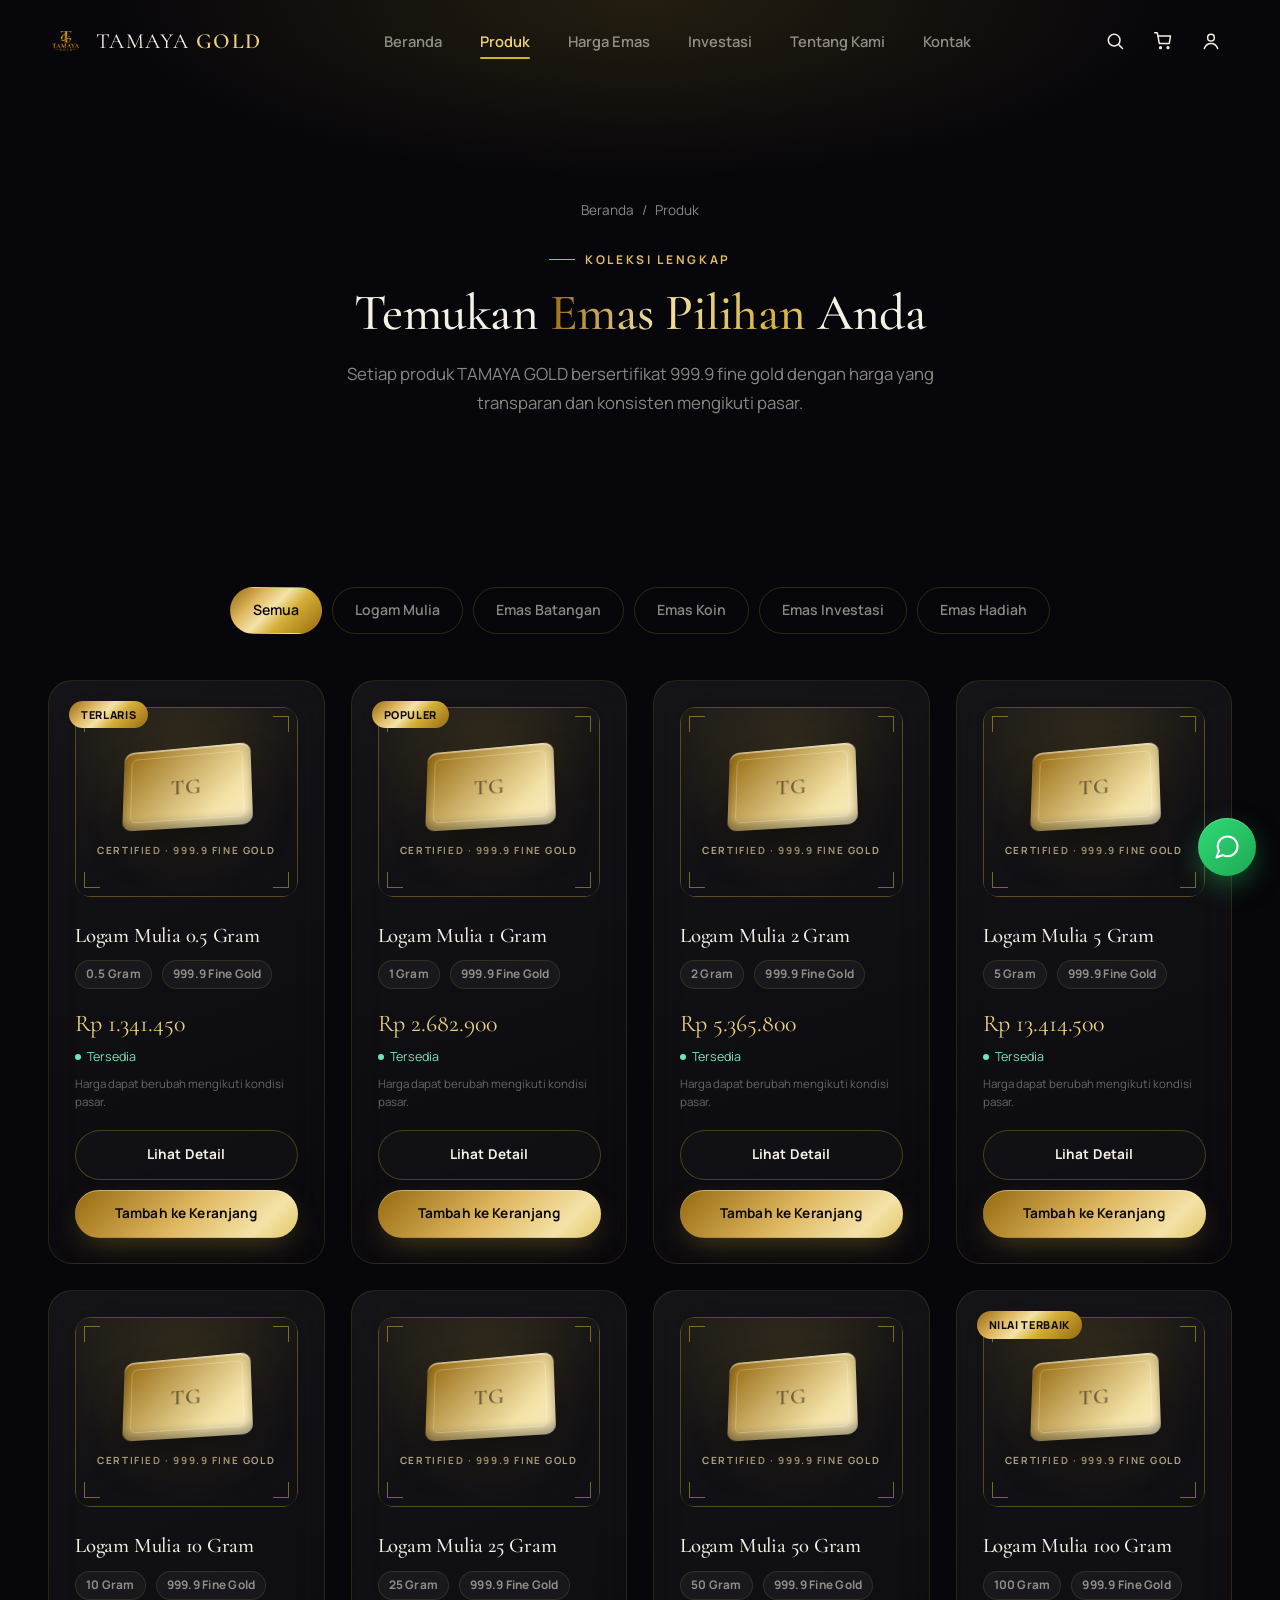
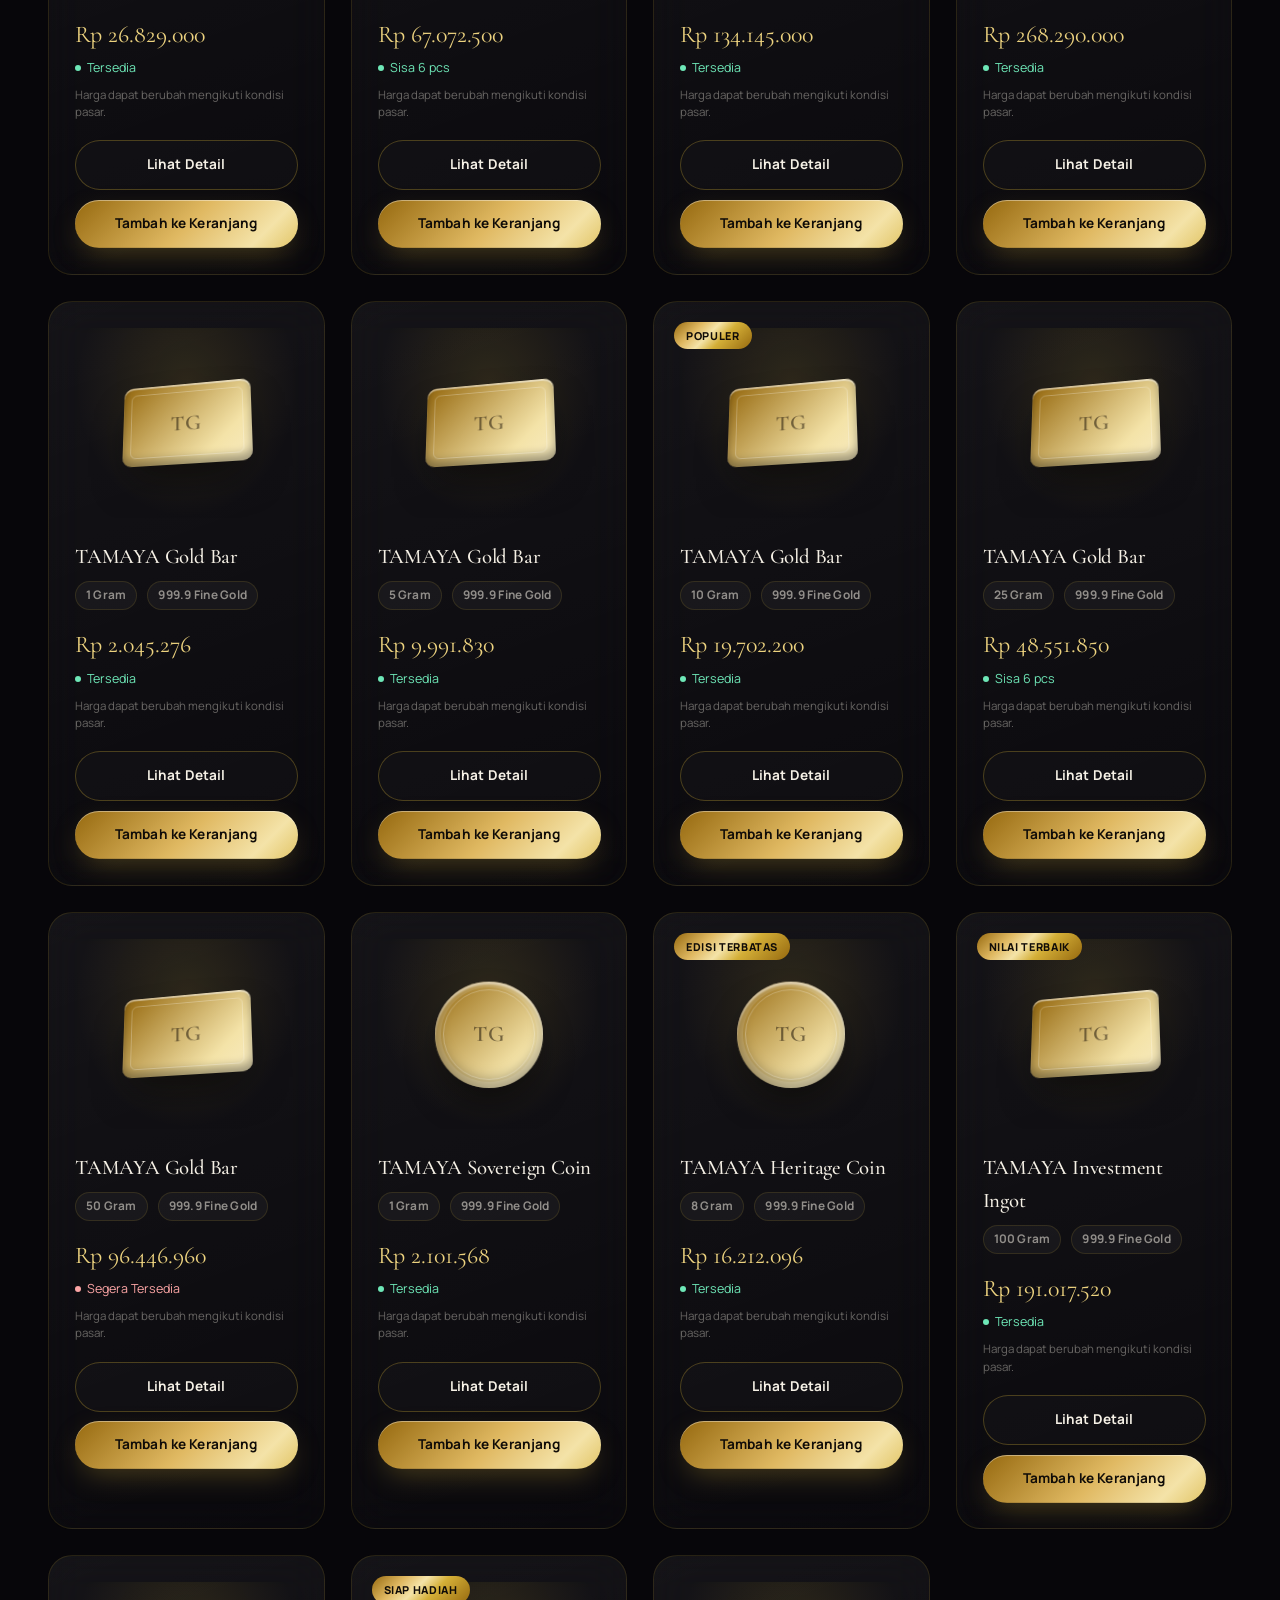
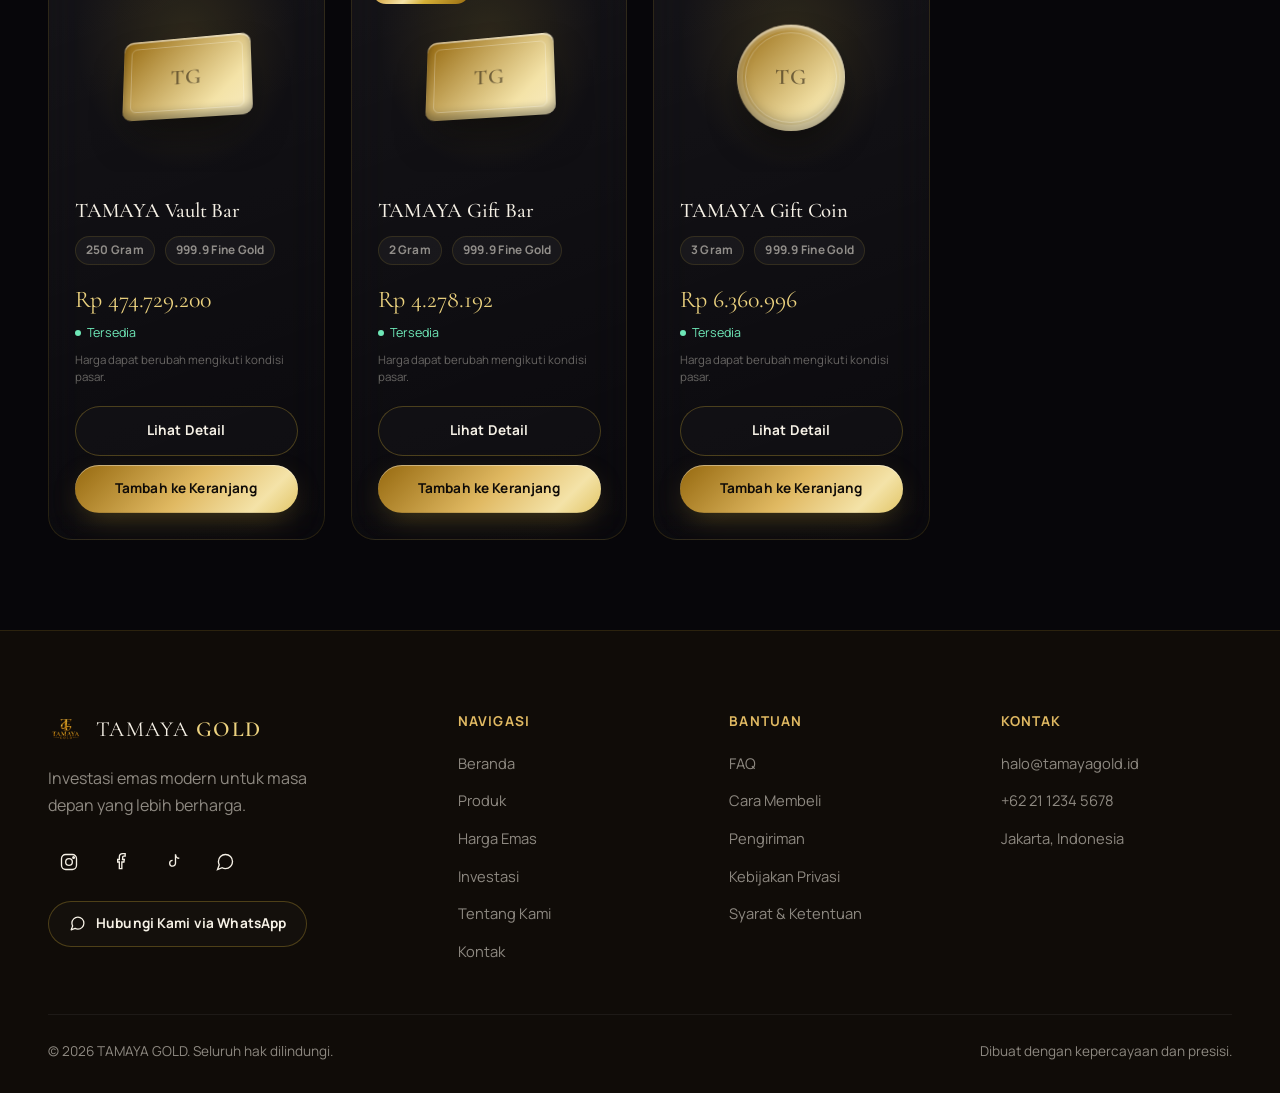
<file: shop.html>
<!doctype html>
<html lang="id">
<head>
<meta charset="UTF-8" />
<meta name="viewport" content="width=device-width, initial-scale=1.0" />
<title>Produk Emas — TAMAYA GOLD</title>
<meta name="description" content="Jelajahi koleksi emas batangan, koin, investasi, dan hadiah dari TAMAYA GOLD. Kemurnian 999.9 fine gold dengan harga transparan." />
<meta name="theme-color" content="#07060a" />
<link rel="icon" type="image/png" href="assets/logo.png" />
<link rel="stylesheet" href="css/style.css" />
<link rel="stylesheet" href="css/responsive.css" />
</head>
<body data-page="produk">

<div class="toast-stack"></div>

<header class="navbar">
  <div class="nav-inner">
    <a href="index.html" class="brand">
      <img src="assets/logo.png" alt="Logo TAMAYA GOLD" width="36" height="36" />
      <span class="brand-text">TAMAYA <b>GOLD</b></span>
    </a>
    <nav class="nav-links">
      <a href="index.html" data-nav-link="beranda">Beranda</a>
      <a href="shop.html" data-nav-link="produk">Produk</a>
      <a href="gold-price.html" data-nav-link="harga-emas">Harga Emas</a>
      <a href="investment.html" data-nav-link="investasi">Investasi</a>
      <a href="about.html" data-nav-link="tentang">Tentang Kami</a>
      <a href="contact.html" data-nav-link="kontak">Kontak</a>
    </nav>
    <div class="nav-actions">
      <button class="icon-btn" data-search-toggle aria-label="Cari produk">
        <svg viewBox="0 0 24 24" fill="none" stroke="currentColor" stroke-width="1.8" stroke-linecap="round"><circle cx="11" cy="11" r="7"/><line x1="21" y1="21" x2="16.65" y2="16.65"/></svg>
      </button>
      <button class="icon-btn" data-cart-toggle aria-label="Keranjang belanja">
        <svg viewBox="0 0 24 24" fill="none" stroke="currentColor" stroke-width="1.8" stroke-linecap="round" stroke-linejoin="round"><path d="M6 6h15l-1.5 9h-12z"/><circle cx="9" cy="20" r="1"/><circle cx="18" cy="20" r="1"/><path d="M6 6 5 2H2"/></svg>
        <span class="cart-badge" data-cart-count style="display:none">0</span>
      </button>
      <div class="account-menu">
        <button class="icon-btn" data-account-toggle aria-label="Akun saya">
          <svg viewBox="0 0 24 24" fill="none" stroke="currentColor" stroke-width="1.8" stroke-linecap="round" stroke-linejoin="round"><circle cx="12" cy="8" r="4"/><path d="M4 21c1.5-4 5-6 8-6s6.5 2 8 6"/></svg>
        </button>
        <div class="account-dropdown glass-strong">
          <p>Masuk untuk melacak pesanan, menyimpan produk favorit, dan checkout lebih cepat.</p>
          <button class="btn btn-gold btn-sm btn-block">Masuk</button>
          <button class="btn btn-ghost btn-sm btn-block">Daftar Akun</button>
        </div>
      </div>
      <button class="nav-toggle" data-nav-toggle aria-label="Buka menu">
        <svg viewBox="0 0 24 24" fill="none" stroke="currentColor" stroke-width="1.8" stroke-linecap="round"><line x1="4" y1="7" x2="20" y2="7"/><line x1="4" y1="12" x2="20" y2="12"/><line x1="4" y1="17" x2="20" y2="17"/></svg>
      </button>
    </div>
  </div>
</header>

<div class="mobile-nav">
  <div class="mobile-nav-backdrop" data-nav-close></div>
  <div class="mobile-nav-panel">
    <div class="mobile-nav-head">
      <span class="brand-text">TAMAYA <b>GOLD</b></span>
      <button class="icon-btn" data-nav-close aria-label="Tutup menu">
        <svg viewBox="0 0 24 24" fill="none" stroke="currentColor" stroke-width="1.8" stroke-linecap="round"><line x1="18" y1="6" x2="6" y2="18"/><line x1="6" y1="6" x2="18" y2="18"/></svg>
      </button>
    </div>
    <nav class="mobile-nav-links">
      <a href="index.html" data-nav-link="beranda">Beranda</a>
      <a href="shop.html" data-nav-link="produk">Produk</a>
      <a href="gold-price.html" data-nav-link="harga-emas">Harga Emas</a>
      <a href="investment.html" data-nav-link="investasi">Investasi</a>
      <a href="about.html" data-nav-link="tentang">Tentang Kami</a>
      <a href="contact.html" data-nav-link="kontak">Kontak</a>
    </nav>
    <div class="mobile-nav-actions">
      <button class="btn btn-gold btn-block">Masuk</button>
      <button class="btn btn-ghost btn-block">Daftar Akun</button>
    </div>
  </div>
</div>

<div class="search-overlay">
  <div class="search-overlay-backdrop" data-search-close></div>
  <div class="search-box glass-strong">
    <div class="search-input-row">
      <svg viewBox="0 0 24 24" fill="none" stroke="currentColor" stroke-width="1.8" stroke-linecap="round"><circle cx="11" cy="11" r="7"/><line x1="21" y1="21" x2="16.65" y2="16.65"/></svg>
      <input type="text" placeholder="Cari emas batangan, koin, perhiasan..." autocomplete="off" />
      <button class="icon-btn" data-search-close aria-label="Tutup pencarian">
        <svg viewBox="0 0 24 24" fill="none" stroke="currentColor" stroke-width="1.8" stroke-linecap="round"><line x1="18" y1="6" x2="6" y2="18"/><line x1="6" y1="6" x2="18" y2="18"/></svg>
      </button>
    </div>
    <div class="search-results" data-search-results></div>
  </div>
</div>

<div class="cart-drawer">
  <div class="cart-backdrop" data-cart-close></div>
  <div class="cart-panel">
    <div class="cart-head">
      <h3>Keranjang Anda</h3>
      <button class="icon-btn" data-cart-close aria-label="Tutup keranjang">
        <svg viewBox="0 0 24 24" fill="none" stroke="currentColor" stroke-width="1.8" stroke-linecap="round"><line x1="18" y1="6" x2="6" y2="18"/><line x1="6" y1="6" x2="18" y2="18"/></svg>
      </button>
    </div>
    <div class="cart-items" data-cart-items></div>
    <div class="cart-foot" data-cart-foot>
      <div class="wa-order-summary">
        <div class="wa-summary-row"><span>Produk</span><span data-cart-item-count>0 item</span></div>
        <div class="wa-summary-row"><span>Total Qty</span><span data-cart-qty-count>0</span></div>
      </div>
      <div class="cart-subtotal"><span>Total</span><b data-cart-subtotal>Rp 0</b></div>
      <button class="btn btn-gold btn-block btn-whatsapp" data-checkout>
        <svg viewBox="0 0 24 24" fill="none" stroke="currentColor" stroke-width="1.8" stroke-linecap="round" stroke-linejoin="round"><path d="M21 11.5a8.4 8.4 0 0 1-8.4 8.4 8.3 8.3 0 0 1-4-1L3 21l2.1-5.6a8.3 8.3 0 0 1-1-4A8.4 8.4 0 0 1 12.6 3 8.4 8.4 0 0 1 21 11.5z"/></svg>
        Pesan via WhatsApp
      </button>
      <p class="wa-note">Pesanan akan dilanjutkan melalui WhatsApp</p>
      <p class="wa-note">Harga LM dapat berubah sewaktu-waktu dan akan dikonfirmasi tim kami.</p>
    </div>
  </div>
</div>

<div class="quick-view-modal">
  <div class="modal-backdrop" data-qv-close></div>
  <div class="quick-view-box glass-strong">
    <button class="icon-btn qv-close" data-qv-close aria-label="Tutup">
      <svg viewBox="0 0 24 24" fill="none" stroke="currentColor" stroke-width="1.8" stroke-linecap="round"><line x1="18" y1="6" x2="6" y2="18"/><line x1="6" y1="6" x2="18" y2="18"/></svg>
    </button>
    <div class="qv-visual" data-qv-visual></div>
    <div>
      <div class="qv-category" data-qv-category>Emas Batangan</div>
      <h3 class="qv-name" data-qv-name>Nama Produk</h3>
      <div class="qv-specs">
        <span data-qv-weight>1 Gram</span>
        <span data-qv-purity>999.9 Fine Gold</span>
      </div>
      <div class="qv-price" data-qv-price>Rp 0</div>
      <div class="product-stock" data-qv-stock>Tersedia</div>
      <div class="product-note">Harga dapat berubah mengikuti kondisi pasar.</div>
      <div class="product-actions" style="margin-top:20px;">
        <button class="btn btn-gold btn-block" data-qv-add>Tambah ke Keranjang</button>
      </div>
    </div>
  </div>
</div>

<main>
  <div class="page-header">
    <div class="container">
      <div class="breadcrumb"><a href="index.html">Beranda</a><span>/</span><span>Produk</span></div>
      <span class="eyebrow" style="justify-content:center;">Koleksi Lengkap</span>
      <h1 class="section-title font-display">Temukan <span class="text-gold">Emas Pilihan</span> Anda</h1>
      <p class="section-subtitle mx-auto">Setiap produk TAMAYA GOLD bersertifikat 999.9 fine gold dengan harga yang transparan dan konsisten mengikuti pasar.</p>
    </div>
  </div>

  <section class="tight">
    <div class="container">
      <div class="filter-row" data-filter-row>
        <button class="filter-pill active" data-filter="semua">Semua</button>
        <button class="filter-pill" data-filter="lm">Logam Mulia</button>
        <button class="filter-pill" data-filter="batangan">Emas Batangan</button>
        <button class="filter-pill" data-filter="koin">Emas Koin</button>
        <button class="filter-pill" data-filter="investasi">Emas Investasi</button>
        <button class="filter-pill" data-filter="hadiah">Emas Hadiah</button>
      </div>

      <div class="product-grid" data-product-grid></div>
    </div>
  </section>
</main>

<footer class="site-footer">
  <div class="container">
    <div class="footer-grid">
      <div class="footer-brand">
        <a href="index.html" class="brand">
          <img src="assets/logo.png" alt="Logo TAMAYA GOLD" width="36" height="36" />
          <span class="brand-text">TAMAYA <b>GOLD</b></span>
        </a>
        <p>Investasi emas modern untuk masa depan yang lebih berharga.</p>
        <div class="footer-social">
          <a href="#" class="icon-btn" aria-label="Instagram"><svg viewBox="0 0 24 24" fill="none" stroke="currentColor" stroke-width="1.6"><rect x="3" y="3" width="18" height="18" rx="5"/><circle cx="12" cy="12" r="4"/><circle cx="17.5" cy="6.5" r="1"/></svg></a>
          <a href="#" class="icon-btn" aria-label="Facebook"><svg viewBox="0 0 24 24" fill="none" stroke="currentColor" stroke-width="1.6"><path d="M14 9V6a1 1 0 0 1 1-1h2V2h-3a4 4 0 0 0-4 4v3H8v3h2v8h3v-8h2.5l.5-3H13z"/></svg></a>
          <a href="#" class="icon-btn" aria-label="TikTok"><svg viewBox="0 0 24 24" fill="none" stroke="currentColor" stroke-width="1.6"><path d="M15 3v10.5a3.5 3.5 0 1 1-3.5-3.5"/><path d="M15 3c0 2.5 2 4.5 4.5 4.5"/></svg></a>
          <a href="#" class="icon-btn" aria-label="WhatsApp" data-wa-general><svg viewBox="0 0 24 24" fill="none" stroke="currentColor" stroke-width="1.6"><path d="M21 11.5a8.4 8.4 0 0 1-8.4 8.4 8.3 8.3 0 0 1-4-1L3 21l2.1-5.6a8.3 8.3 0 0 1-1-4A8.4 8.4 0 0 1 12.6 3 8.4 8.4 0 0 1 21 11.5z"/></svg></a>
        </div>
        <a href="#" class="btn btn-ghost btn-sm footer-wa-btn" data-wa-general>
          <svg viewBox="0 0 24 24" fill="none" stroke="currentColor" stroke-width="1.8" stroke-linecap="round" stroke-linejoin="round"><path d="M21 11.5a8.4 8.4 0 0 1-8.4 8.4 8.3 8.3 0 0 1-4-1L3 21l2.1-5.6a8.3 8.3 0 0 1-1-4A8.4 8.4 0 0 1 12.6 3 8.4 8.4 0 0 1 21 11.5z"/></svg>
          Hubungi Kami via WhatsApp
        </a>
      </div>
      <div class="footer-col">
        <h4>Navigasi</h4>
        <ul>
          <li><a href="index.html">Beranda</a></li>
          <li><a href="shop.html">Produk</a></li>
          <li><a href="gold-price.html">Harga Emas</a></li>
          <li><a href="investment.html">Investasi</a></li>
          <li><a href="about.html">Tentang Kami</a></li>
          <li><a href="contact.html">Kontak</a></li>
        </ul>
      </div>
      <div class="footer-col">
        <h4>Bantuan</h4>
        <ul>
          <li><a href="index.html#faq">FAQ</a></li>
          <li><a href="index.html#cara-membeli">Cara Membeli</a></li>
          <li><a href="contact.html">Pengiriman</a></li>
          <li><a href="contact.html">Kebijakan Privasi</a></li>
          <li><a href="contact.html">Syarat &amp; Ketentuan</a></li>
        </ul>
      </div>
      <div class="footer-col contact-col">
        <h4>Kontak</h4>
        <ul>
          <li><a href="mailto:halo@tamayagold.id">halo@tamayagold.id</a></li>
          <li><a href="tel:+622112345678">+62 21 1234 5678</a></li>
          <li><a href="contact.html">Jakarta, Indonesia</a></li>
        </ul>
      </div>
    </div>
    <div class="footer-bottom">
      <span>© 2026 TAMAYA GOLD. Seluruh hak dilindungi.</span>
      <span>Dibuat dengan kepercayaan dan presisi.</span>
    </div>
  </div>
</footer>

<script src="js/gold-price.js"></script>
<script src="js/products.js"></script>
<script src="js/main.js"></script>
<script src="js/whatsapp.js"></script>
<script>
  document.addEventListener("DOMContentLoaded", function () {
    var grid = document.querySelector("[data-product-grid]");
    var filterRow = document.querySelector("[data-filter-row]");
    if (grid && window.TamayaProducts) {
      window.TamayaProducts.initProductGrid(grid, { filterRow: filterRow });

      // Support ?category= deep link
      var params = new URLSearchParams(window.location.search);
      var cat = params.get("category");
      if (cat) {
        var btn = filterRow.querySelector('[data-filter="' + cat + '"]');
        if (btn) btn.click();
      }
    }
  });
</script>
</body>
</html>
</file>
<file: css/style.css>
/* ==========================================================================
   TAMAYA GOLD — Design System & Core Styles
   ========================================================================== */

@import url("https://fonts.googleapis.com/css2?family=Cormorant+Garamond:ital,wght@0,400;0,500;0,600;1,400&family=Manrope:wght@400;500;600;700;800&display=swap");

:root {
  /* Palette */
  --obsidian: #07060a;
  --obsidian-2: #0c0a0e;
  --obsidian-3: #131017;
  --ink: #100c08;
  --espresso: #1c140d;
  --ivory: #f6f1e6;
  --ivory-dim: #cfc9ba;
  --ivory-faint: rgba(246, 241, 230, 0.55);

  --gold-50: #fbf3d9;
  --gold-100: #f4e3a8;
  --gold-200: #ecd27f;
  --gold-300: #e0b962;
  --gold-400: #d4af37;
  --gold-500: #b8860b;
  --gold-600: #96690f;
  --gold-700: #6e4c11;

  --gold-gradient: linear-gradient(135deg, var(--gold-600) 0%, var(--gold-300) 28%, var(--gold-100) 45%, var(--gold-400) 62%, var(--gold-600) 100%);
  --gold-gradient-text: linear-gradient(100deg, var(--gold-600) 0%, var(--gold-100) 22%, var(--gold-400) 45%, var(--gold-50) 60%, var(--gold-500) 80%, var(--gold-200) 100%);
  --gold-line: linear-gradient(90deg, transparent, rgba(212, 175, 55, 0.55), transparent);

  --shadow-soft: 0 20px 60px -20px rgba(0, 0, 0, 0.6);
  --shadow-gold: 0 10px 30px -8px rgba(212, 175, 55, 0.35);

  --radius-lg: 24px;
  --radius-md: 16px;
  --radius-sm: 10px;

  --font-serif: "Cormorant Garamond", "Times New Roman", serif;
  --font-sans: "Manrope", ui-sans-serif, system-ui, -apple-system, sans-serif;

  --container: 1240px;
  --nav-h: 84px;
}

/* ---------- Reset ---------- */
* , *::before, *::after { box-sizing: border-box; }
html { scroll-behavior: smooth; }
body, h1, h2, h3, h4, p, figure, blockquote, dl, dd { margin: 0; }
ul, ol { margin: 0; padding: 0; list-style: none; }
img, picture, svg { max-width: 100%; display: block; }
button, input, textarea, select { font: inherit; color: inherit; }
button { cursor: pointer; background: none; border: none; }
a { color: inherit; text-decoration: none; }

body {
  background: var(--obsidian);
  color: var(--ivory);
  font-family: var(--font-sans);
  -webkit-font-smoothing: antialiased;
  text-rendering: optimizeLegibility;
  overflow-x: hidden;
  line-height: 1.6;
}

::selection { background: rgba(212, 175, 55, 0.35); color: #fff; }

::-webkit-scrollbar { width: 10px; }
::-webkit-scrollbar-track { background: var(--obsidian); }
::-webkit-scrollbar-thumb {
  background: linear-gradient(var(--gold-600), var(--gold-400));
  border-radius: 8px;
  border: 2px solid var(--obsidian);
}

/* ---------- Typography ---------- */
.font-display { font-family: var(--font-serif); }

h1, h2, h3, .font-display { font-family: var(--font-serif); font-weight: 500; letter-spacing: -0.01em; }

.eyebrow {
  display: inline-flex;
  align-items: center;
  gap: 10px;
  font-size: 12px;
  font-weight: 700;
  letter-spacing: 0.22em;
  text-transform: uppercase;
  color: var(--gold-300);
}
.eyebrow::before {
  content: "";
  width: 26px;
  height: 1px;
  background: var(--gold-400);
  display: inline-block;
}

.section-title {
  font-size: clamp(2rem, 4vw, 3.2rem);
  line-height: 1.12;
  color: var(--ivory);
  margin: 16px 0 18px;
}

.section-subtitle {
  font-size: 1.05rem;
  color: var(--ivory-faint);
  max-width: 620px;
  line-height: 1.7;
}

.text-gold {
  background-image: var(--gold-gradient-text);
  background-size: 200% auto;
  -webkit-background-clip: text;
  background-clip: text;
  color: transparent;
}

.section-head {
  display: flex;
  flex-direction: column;
  align-items: center;
  text-align: center;
  margin-bottom: 56px;
}
.section-head .section-subtitle { margin-inline: auto; }
.section-head.align-left { align-items: flex-start; text-align: left; }
.section-head.align-left .section-subtitle { margin-inline: 0; }

/* ---------- Layout ---------- */
.container {
  max-width: var(--container);
  margin: 0 auto;
  padding-inline: 28px;
}

section { position: relative; padding: 120px 0; }
section.tight { padding: 90px 0; }

.bg-obsidian-2 { background: var(--obsidian-2); }
.bg-obsidian-3 { background: var(--obsidian-3); }

.divider-gold { height: 1px; background: var(--gold-line); }

.noise-overlay {
  position: absolute;
  inset: 0;
  pointer-events: none;
  opacity: 0.35;
  mix-blend-mode: overlay;
  background-image: url("data:image/svg+xml,%3Csvg xmlns='http://www.w3.org/2000/svg' width='120' height='120'%3E%3Cfilter id='n'%3E%3CfeTurbulence type='fractalNoise' baseFrequency='0.9' numOctaves='2' stitchTiles='stitch'/%3E%3C/filter%3E%3Crect width='100%25' height='100%25' filter='url(%23n)'/%3E%3C/svg%3E");
  background-size: 140px 140px;
}

.glow-orb {
  position: absolute;
  border-radius: 50%;
  filter: blur(90px);
  pointer-events: none;
  opacity: 0.5;
}

/* ---------- Buttons ---------- */
.btn {
  display: inline-flex;
  align-items: center;
  justify-content: center;
  gap: 10px;
  padding: 16px 30px;
  border-radius: 100px;
  font-size: 0.95rem;
  font-weight: 700;
  letter-spacing: 0.01em;
  white-space: nowrap;
  transition: transform 0.35s cubic-bezier(.2,.8,.2,1), box-shadow 0.35s ease, filter 0.35s ease, background 0.35s ease, border-color .35s ease;
  will-change: transform;
}
.btn svg { width: 18px; height: 18px; }

.btn-gold {
  background-image: var(--gold-gradient);
  background-size: 200% auto;
  background-position: 0% center;
  color: var(--ink);
  box-shadow: 0 1px 0 rgba(255,255,255,0.4) inset, var(--shadow-gold);
}
.btn-gold:hover {
  background-position: 100% center;
  box-shadow: 0 1px 0 rgba(255,255,255,0.5) inset, 0 16px 40px -8px rgba(212, 175, 55, 0.55);
  transform: translateY(-2px);
}

.btn-ghost {
  background: rgba(255,255,255,0.02);
  border: 1px solid rgba(212, 175, 55, 0.3);
  color: var(--ivory);
}
.btn-ghost:hover {
  border-color: rgba(212, 175, 55, 0.65);
  background: rgba(212, 175, 55, 0.08);
  transform: translateY(-2px);
}

.btn-block { width: 100%; }
.btn-sm { padding: 11px 20px; font-size: 0.85rem; }

/* ---------- Glass panels / cards ---------- */
.glass {
  background: linear-gradient(160deg, rgba(255,255,255,0.06), rgba(255,255,255,0.015));
  backdrop-filter: blur(20px);
  -webkit-backdrop-filter: blur(20px);
  border: 1px solid rgba(212, 175, 55, 0.14);
  border-radius: var(--radius-lg);
}

.glass-strong {
  background: linear-gradient(160deg, rgba(20,17,12,0.88), rgba(8,7,5,0.92));
  backdrop-filter: blur(24px);
  -webkit-backdrop-filter: blur(24px);
  border: 1px solid rgba(212, 175, 55, 0.18);
  border-radius: var(--radius-lg);
}

/* ---------- Navbar ---------- */
.navbar {
  position: fixed;
  top: 0; left: 0; right: 0;
  z-index: 200;
  height: var(--nav-h);
  display: flex;
  align-items: center;
  background: transparent;
  border-bottom: 1px solid transparent;
  transition: background .4s ease, border-color .4s ease, backdrop-filter .4s ease, box-shadow .4s ease, height .3s ease;
}
.navbar.scrolled {
  height: 74px;
  background: rgba(7, 6, 10, 0.72);
  backdrop-filter: blur(18px);
  -webkit-backdrop-filter: blur(18px);
  border-bottom: 1px solid rgba(212, 175, 55, 0.18);
  box-shadow: 0 10px 40px -20px rgba(0,0,0,0.8);
}

.nav-inner {
  width: 100%;
  max-width: var(--container);
  margin: 0 auto;
  padding-inline: 28px;
  display: flex;
  align-items: center;
  justify-content: space-between;
  gap: 24px;
}

.brand { display: flex; align-items: center; gap: 12px; }
.brand img { height: 36px; width: 36px; object-fit: contain; }
.brand-text {
  font-family: var(--font-serif);
  font-size: 1.35rem;
  letter-spacing: 0.06em;
  color: var(--ivory);
}
.brand-text b { font-weight: 600; color: var(--gold-200); }

.nav-links {
  display: flex;
  align-items: center;
  gap: 6px;
}
.nav-links a {
  position: relative;
  padding: 10px 16px;
  font-size: 0.92rem;
  font-weight: 600;
  color: var(--ivory-faint);
  border-radius: 100px;
  transition: color .3s ease, background .3s ease;
}
.nav-links a:hover { color: var(--ivory); background: rgba(255,255,255,0.04); }
.nav-links a.active { color: var(--gold-200); }
.nav-links a.active::after {
  content: "";
  position: absolute;
  left: 16px; right: 16px; bottom: 4px;
  height: 2px;
  background: var(--gold-400);
  border-radius: 2px;
}

.nav-actions { display: flex; align-items: center; gap: 6px; }
.icon-btn {
  position: relative;
  width: 42px; height: 42px;
  display: flex; align-items: center; justify-content: center;
  border-radius: 50%;
  color: var(--ivory);
  transition: background .3s ease, color .3s ease, transform .3s ease;
}
.icon-btn:hover { background: rgba(212,175,55,0.12); color: var(--gold-200); transform: translateY(-1px); }
.icon-btn svg { width: 20px; height: 20px; }

.cart-badge {
  position: absolute;
  top: 2px; right: 2px;
  min-width: 17px; height: 17px;
  border-radius: 50%;
  background: var(--gold-400);
  color: var(--ink);
  font-size: 10px;
  font-weight: 800;
  display: flex; align-items: center; justify-content: center;
  padding: 0 3px;
  box-shadow: 0 0 0 2px var(--obsidian);
}

.nav-toggle {
  display: none;
  width: 42px; height: 42px;
  align-items: center; justify-content: center;
  border-radius: 50%;
  color: var(--ivory);
}
.nav-toggle svg { width: 22px; height: 22px; }

/* Mobile nav drawer */
.mobile-nav {
  position: fixed;
  inset: 0;
  z-index: 300;
  visibility: hidden;
  pointer-events: none;
}
.mobile-nav.open { visibility: visible; pointer-events: auto; }
.mobile-nav-backdrop {
  position: absolute; inset: 0;
  background: rgba(4,3,2,0.7);
  backdrop-filter: blur(4px);
  opacity: 0;
  transition: opacity .4s ease;
}
.mobile-nav.open .mobile-nav-backdrop { opacity: 1; }
.mobile-nav-panel {
  position: absolute;
  top: 0; right: 0; bottom: 0;
  width: min(340px, 84vw);
  background: linear-gradient(160deg, #100d09, #07060a);
  border-left: 1px solid rgba(212,175,55,0.18);
  padding: 26px 24px;
  transform: translateX(100%);
  transition: transform .45s cubic-bezier(.2,.8,.2,1);
  display: flex; flex-direction: column;
}
.mobile-nav.open .mobile-nav-panel { transform: translateX(0); }
.mobile-nav-head { display: flex; align-items: center; justify-content: space-between; margin-bottom: 30px; }
.mobile-nav-links { display: flex; flex-direction: column; gap: 4px; }
.mobile-nav-links a {
  padding: 14px 8px;
  font-size: 1.1rem;
  font-weight: 600;
  color: var(--ivory-faint);
  border-bottom: 1px solid rgba(255,255,255,0.05);
}
.mobile-nav-links a.active, .mobile-nav-links a:hover { color: var(--gold-200); }
.mobile-nav-actions { margin-top: auto; display: flex; flex-direction: column; gap: 12px; padding-top: 20px; }

/* ---------- Hero ---------- */
.hero {
  position: relative;
  min-height: 100svh;
  display: flex;
  align-items: center;
  padding-top: var(--nav-h);
  overflow: hidden;
  background: radial-gradient(ellipse 80% 60% at 70% 20%, rgba(212,175,55,0.12), transparent 60%), var(--obsidian);
}
.hero-grid {
  width: 100%;
  max-width: var(--container);
  margin: 0 auto;
  padding: 60px 28px;
  display: grid;
  grid-template-columns: 1.05fr 0.95fr;
  gap: 40px;
  align-items: center;
}
.hero-copy .eyebrow { margin-bottom: 22px; }
.hero-title {
  font-size: clamp(2.6rem, 5.2vw, 4.6rem);
  line-height: 1.08;
  color: var(--ivory);
}
.hero-subtitle {
  margin-top: 22px;
  font-size: 1.15rem;
  color: var(--ivory-faint);
  max-width: 520px;
  line-height: 1.7;
}
.hero-actions { display: flex; gap: 16px; margin-top: 38px; flex-wrap: wrap; }
.hero-stats {
  display: flex;
  gap: 40px;
  margin-top: 56px;
  padding-top: 32px;
  border-top: 1px solid rgba(212,175,55,0.15);
}
.hero-stat b {
  display: block;
  font-family: var(--font-serif);
  font-size: 1.9rem;
  color: var(--gold-100);
}
.hero-stat span { font-size: 0.82rem; color: var(--ivory-faint); }

.hero-visual {
  position: relative;
  height: 560px;
  display: flex;
  align-items: center;
  justify-content: center;
}
#hero-canvas { position: absolute; inset: 0; width: 100%; height: 100%; }
.hero-visual-fallback {
  position: relative;
  width: 320px; height: 320px;
  border-radius: 28px;
  background: var(--gold-gradient);
  background-size: 220% 220%;
  animation: shine-move 6s ease infinite, float-y 7s ease-in-out infinite;
  box-shadow: 0 40px 80px -20px rgba(212,175,55,0.4), var(--shadow-soft);
}

.hero-scroll-cue {
  position: absolute;
  bottom: 28px; left: 50%;
  transform: translateX(-50%);
  display: flex; flex-direction: column; align-items: center; gap: 8px;
  font-size: 0.72rem;
  letter-spacing: 0.2em;
  color: var(--ivory-faint);
  text-transform: uppercase;
}
.scroll-line { width: 1px; height: 34px; background: linear-gradient(var(--gold-400), transparent); animation: scroll-cue 2s ease infinite; }

@keyframes scroll-cue { 0% { transform: scaleY(0.3); opacity: 0.3; } 50% { transform: scaleY(1); opacity: 1; } 100% { transform: scaleY(0.3); opacity: 0.3; } }
@keyframes float-y { 0%, 100% { transform: translateY(0); } 50% { transform: translateY(-18px); } }
@keyframes shine-move { 0% { background-position: 0% 50%; } 50% { background-position: 100% 50%; } 100% { background-position: 0% 50%; } }
@keyframes spin-slow { to { transform: rotate(360deg); } }

/* ---------- Gold price widget ---------- */
.price-card {
  padding: 32px;
  display: grid;
  gap: 28px;
}
.price-card-top {
  display: flex;
  flex-wrap: wrap;
  align-items: flex-start;
  justify-content: space-between;
  gap: 20px;
}
.price-label { font-size: 12px; font-weight: 700; letter-spacing: 0.2em; color: rgba(224,185,98,0.8); text-transform: uppercase; }
.price-value { font-family: var(--font-serif); font-size: clamp(2.2rem, 4vw, 3rem); color: var(--ivory); margin-top: 8px; }
.price-change {
  display: inline-flex; align-items: center; gap: 6px;
  margin-top: 10px;
  padding: 6px 12px;
  border-radius: 100px;
  font-size: 0.82rem; font-weight: 700;
  background: rgba(52, 211, 153, 0.1);
  color: #6ee7b7;
}
.price-change.down { background: rgba(248, 113, 113, 0.1); color: #fca5a5; }
.price-change svg { width: 14px; height: 14px; }

.period-tabs { display: flex; gap: 4px; padding: 4px; border-radius: 100px; background: rgba(255,255,255,0.02); border: 1px solid rgba(212,175,55,0.14); }
.period-tabs button {
  padding: 8px 16px;
  border-radius: 100px;
  font-size: 0.8rem; font-weight: 700;
  color: var(--ivory-faint);
  transition: all .3s ease;
}
.period-tabs button.active { background: var(--gold-gradient); color: var(--ink); }
.period-tabs button:not(.active):hover { color: var(--ivory); }

.chart-wrap { position: relative; width: 100%; }
.chart-wrap canvas { width: 100% !important; height: 100% !important; display: block; }
.chart-tooltip {
  background: linear-gradient(160deg, #171209, #0a0806);
  border: 1px solid rgba(212, 175, 55, 0.3);
  border-radius: 10px;
  padding: 10px 14px;
  box-shadow: var(--shadow-soft);
  white-space: nowrap;
  transition: opacity .15s ease;
  z-index: 5;
}
.price-meta { display: flex; align-items: center; gap: 8px; font-size: 0.8rem; color: var(--ivory-faint); }
.price-meta svg { width: 14px; height: 14px; }
.price-change.down svg { transform: rotate(90deg); }

/* ---------- Live/Fallback price status ---------- */
.price-status-row {
  display: flex;
  flex-wrap: wrap;
  align-items: center;
  gap: 14px;
  margin-top: 14px;
}
.price-status {
  display: inline-flex;
  align-items: center;
  gap: 7px;
  padding: 5px 12px;
  border-radius: 100px;
  font-size: 0.72rem;
  font-weight: 800;
  letter-spacing: 0.06em;
  text-transform: uppercase;
  background: rgba(52, 211, 153, 0.1);
  color: #6ee7b7;
}
.price-status .dot { width: 7px; height: 7px; border-radius: 50%; background: currentColor; box-shadow: 0 0 8px currentColor; }
.price-status.is-fallback { background: rgba(251, 191, 36, 0.12); color: #fbbf24; }
.price-status.is-fallback .dot { animation: none; }
.price-status.is-live .dot { animation: price-live-pulse 1.8s ease-in-out infinite; }
@keyframes price-live-pulse {
  0%, 100% { opacity: 1; }
  50% { opacity: 0.35; }
}

.price-refresh-btn {
  display: inline-flex;
  align-items: center;
  gap: 8px;
  padding: 7px 16px;
  border-radius: 100px;
  border: 1px solid rgba(212,175,55,0.28);
  background: rgba(212,175,55,0.05);
  color: var(--gold-200);
  font-size: 0.78rem;
  font-weight: 700;
  transition: border-color .3s ease, background .3s ease, transform .3s ease;
}
.price-refresh-btn:hover:not(:disabled) { border-color: rgba(212,175,55,0.55); background: rgba(212,175,55,0.1); transform: translateY(-1px); }
.price-refresh-btn:disabled { opacity: 0.6; cursor: default; }
.price-refresh-btn svg { width: 15px; height: 15px; transition: transform .5s ease; }
.price-refresh-btn.is-loading svg { animation: price-refresh-spin 0.9s linear infinite; }
@keyframes price-refresh-spin { to { transform: rotate(360deg); } }

.price-fallback-note {
  margin-top: 10px;
  font-size: 0.78rem;
  color: #fbbf24;
  opacity: 0.9;
}

.chart-history-note {
  margin-top: 10px;
  font-size: 0.74rem;
  color: var(--ivory-faint);
  opacity: 0.65;
  text-align: center;
}

/* ---------- Category / filter pills ---------- */
.filter-row { display: flex; gap: 10px; flex-wrap: wrap; justify-content: center; margin-bottom: 46px; }
.filter-pill {
  padding: 11px 22px;
  border-radius: 100px;
  border: 1px solid rgba(212,175,55,0.2);
  color: var(--ivory-faint);
  font-size: 0.88rem; font-weight: 600;
  transition: all .3s ease;
}
.filter-pill.active { background: var(--gold-gradient); color: var(--ink); border-color: transparent; }
.filter-pill:not(.active):hover { border-color: rgba(212,175,55,0.5); color: var(--ivory); }

/* ---------- Product grid / cards ---------- */
.product-grid {
  display: grid;
  grid-template-columns: repeat(auto-fill, minmax(260px, 1fr));
  gap: 26px;
}

.product-card {
  position: relative;
  border-radius: var(--radius-lg);
  padding: 26px;
  overflow: hidden;
  transition: transform .5s cubic-bezier(.2,.8,.2,1), box-shadow .5s ease, border-color .5s ease;
}
.product-card:hover {
  transform: translateY(-8px);
  box-shadow: 0 30px 60px -20px rgba(0,0,0,0.7), 0 0 0 1px rgba(212,175,55,0.3);
}
.product-card-badge {
  position: absolute; top: 20px; left: 20px;
  padding: 5px 12px;
  font-size: 0.68rem; font-weight: 800; letter-spacing: 0.06em; text-transform: uppercase;
  border-radius: 100px;
  background: var(--gold-gradient);
  color: var(--ink);
  z-index: 2;
}
.product-visual {
  position: relative;
  height: 190px;
  display: flex; align-items: center; justify-content: center;
  margin-bottom: 22px;
  border-radius: var(--radius-md);
  background: radial-gradient(ellipse at 50% 30%, rgba(212,175,55,0.14), transparent 70%);
  overflow: hidden;
}
.gold-object {
  position: relative;
  width: 132px; height: 84px;
  border-radius: 10px;
  background: linear-gradient(135deg, var(--gold-600) 0%, var(--gold-100) 30%, var(--gold-50) 50%, var(--gold-300) 70%, var(--gold-700) 100%);
  background-size: 250% 250%;
  box-shadow: 0 20px 40px -12px rgba(0,0,0,0.6), inset 0 2px 1px rgba(255,255,255,0.5), inset 0 -6px 10px rgba(0,0,0,0.35);
  transform: perspective(600px) rotateX(18deg) rotateY(-14deg);
  transition: transform .6s cubic-bezier(.2,.8,.2,1), background-position .8s ease;
}
.gold-object::before {
  content: "";
  position: absolute; inset: 8px;
  border: 1px solid rgba(255,255,255,0.25);
  border-radius: 6px;
}
.gold-object::after {
  content: "TG";
  position: absolute; inset: 0;
  display: flex; align-items: center; justify-content: center;
  font-family: var(--font-serif);
  font-weight: 600;
  font-size: 1.4rem;
  color: rgba(28, 18, 8, 0.55);
  letter-spacing: 0.05em;
}
.gold-object.coin {
  width: 108px; height: 108px;
  border-radius: 50%;
  box-shadow: 0 18px 36px -10px rgba(0,0,0,0.6), inset 0 0 0 6px rgba(255,255,255,0.12), inset 0 3px 2px rgba(255,255,255,0.5), inset 0 -8px 14px rgba(0,0,0,0.35);
  transform: perspective(600px) rotateX(10deg) rotateY(0deg);
}
.gold-object.coin::before { border-radius: 50%; }

/* ---------- Logam Mulia certificate frame ---------- */
.lm-frame {
  position: relative;
  width: 100%;
  height: 100%;
  display: flex;
  flex-direction: column;
  align-items: center;
  justify-content: center;
  gap: 14px;
  padding: 18px;
  border: 1px solid rgba(212, 175, 55, 0.35);
  border-radius: 14px;
  background: linear-gradient(160deg, rgba(212, 175, 55, 0.06), transparent 65%);
}
.lm-corner {
  position: absolute;
  width: 16px;
  height: 16px;
  border: 1.5px solid rgba(212, 175, 55, 0.55);
}
.lm-corner.tl { top: 8px; left: 8px; border-right: none; border-bottom: none; }
.lm-corner.tr { top: 8px; right: 8px; border-left: none; border-bottom: none; }
.lm-corner.bl { bottom: 8px; left: 8px; border-right: none; border-top: none; }
.lm-corner.br { bottom: 8px; right: 8px; border-left: none; border-top: none; }
.lm-cert-label {
  font-size: 0.62rem;
  letter-spacing: 0.16em;
  text-transform: uppercase;
  color: rgba(232, 213, 163, 0.75);
  font-weight: 700;
  text-align: center;
}

/* ---------- Product price-fluctuation note ---------- */
.product-note {
  margin-top: 8px;
  font-size: 0.72rem;
  color: var(--ivory-faint);
  opacity: 0.7;
  line-height: 1.5;
}
.product-card:hover .gold-object {
  transform: perspective(600px) rotateX(10deg) rotateY(18deg) scale(1.05);
  background-position: 100% 50%;
}
.product-card:hover .gold-object.coin {
  transform: perspective(600px) rotateX(6deg) rotateY(360deg) scale(1.06);
}

.product-info h3 { font-family: var(--font-serif); font-size: 1.3rem; color: var(--ivory); }
.product-meta { display: flex; gap: 10px; margin-top: 8px; flex-wrap: wrap; }
.product-meta span {
  font-size: 0.74rem; font-weight: 700; letter-spacing: 0.02em;
  padding: 4px 10px; border-radius: 100px;
  background: rgba(255,255,255,0.04);
  color: var(--ivory-faint);
  border: 1px solid rgba(212,175,55,0.14);
}
.product-price { margin-top: 16px; font-family: var(--font-serif); font-size: 1.5rem; color: var(--gold-200); }
.product-stock { margin-top: 4px; font-size: 0.78rem; color: #6ee7b7; display: flex; align-items: center; gap: 6px; }
.product-stock.out { color: #fca5a5; }
.product-stock::before { content: ""; width: 6px; height: 6px; border-radius: 50%; background: currentColor; }
.product-actions { display: flex; flex-direction: column; gap: 10px; margin-top: 20px; }
.product-actions .btn { width: 100%; padding: 13px 16px; font-size: 0.85rem; white-space: nowrap; }

/* ---------- Benefit / feature cards ---------- */
.feature-grid { display: grid; grid-template-columns: repeat(3, 1fr); gap: 24px; }
.feature-card {
  padding: 34px 28px;
  border-radius: var(--radius-lg);
  transition: transform .4s ease, border-color .4s ease;
}
.feature-card:hover { transform: translateY(-6px); border-color: rgba(212,175,55,0.35); }
.feature-icon {
  width: 56px; height: 56px;
  border-radius: 16px;
  display: flex; align-items: center; justify-content: center;
  background: linear-gradient(150deg, rgba(212,175,55,0.18), rgba(212,175,55,0.03));
  border: 1px solid rgba(212,175,55,0.25);
  color: var(--gold-200);
  margin-bottom: 20px;
}
.feature-icon svg { width: 26px; height: 26px; }
.feature-card h3 { font-size: 1.15rem; color: var(--ivory); margin-bottom: 8px; font-family: var(--font-sans); font-weight: 700; }
.feature-card p { color: var(--ivory-faint); font-size: 0.94rem; line-height: 1.65; }

/* ---------- How it works ---------- */
.steps { display: grid; grid-template-columns: repeat(3, 1fr); gap: 32px; position: relative; }
.step { padding: 10px; }
.step-number {
  font-family: var(--font-serif);
  font-size: 4.2rem;
  background-image: var(--gold-gradient-text);
  -webkit-background-clip: text; background-clip: text; color: transparent;
  line-height: 1; margin-bottom: 18px;
  opacity: 0.85;
}
.step h3 { font-size: 1.4rem; color: var(--ivory); margin-bottom: 10px; }
.step p { color: var(--ivory-faint); max-width: 320px; }

/* ---------- Investment calculator ---------- */
.calc-grid {
  display: grid;
  grid-template-columns: 1fr 1fr;
  gap: 40px;
  align-items: stretch;
}
.calc-panel { padding: 40px; }
.field { margin-bottom: 24px; }
.field label { display: block; font-size: 0.82rem; font-weight: 700; letter-spacing: 0.04em; text-transform: uppercase; color: var(--gold-300); margin-bottom: 10px; }
.input-wrap {
  display: flex; align-items: center; gap: 10px;
  border: 1px solid rgba(212,175,55,0.25);
  border-radius: var(--radius-sm);
  background: rgba(0,0,0,0.2);
  padding: 14px 18px;
  transition: border-color .3s ease, box-shadow .3s ease;
}
.input-wrap:focus-within { border-color: var(--gold-400); box-shadow: 0 0 0 3px rgba(212,175,55,0.12); }
.input-wrap .prefix { color: var(--gold-300); font-weight: 700; }
.input-wrap input {
  flex: 1; background: transparent; border: none; outline: none;
  font-size: 1.15rem; color: var(--ivory); font-family: var(--font-serif); font-weight: 600;
}
.weight-options { display: flex; gap: 10px; flex-wrap: wrap; }
.weight-chip {
  padding: 10px 18px;
  border-radius: 100px;
  border: 1px solid rgba(212,175,55,0.22);
  color: var(--ivory-faint);
  font-size: 0.85rem; font-weight: 700;
  transition: all .3s ease;
}
.weight-chip.active { background: var(--gold-gradient); color: var(--ink); border-color: transparent; }

.range-row { display: flex; align-items: center; gap: 16px; }
input[type="range"] {
  flex: 1;
  -webkit-appearance: none;
  height: 4px;
  border-radius: 4px;
  background: linear-gradient(90deg, var(--gold-400), rgba(212,175,55,0.15));
  outline: none;
}
input[type="range"]::-webkit-slider-thumb {
  -webkit-appearance: none;
  width: 18px; height: 18px; border-radius: 50%;
  background: var(--gold-gradient);
  box-shadow: 0 2px 8px rgba(0,0,0,0.5), 0 0 0 3px var(--obsidian);
  cursor: pointer;
}
input[type="range"]::-moz-range-thumb {
  width: 18px; height: 18px; border-radius: 50%;
  background: var(--gold-400); border: none;
  box-shadow: 0 2px 8px rgba(0,0,0,0.5), 0 0 0 3px var(--obsidian);
  cursor: pointer;
}

.calc-results { padding: 40px; display: flex; flex-direction: column; justify-content: center; gap: 22px; }
.result-row { display: flex; align-items: baseline; justify-content: space-between; padding-bottom: 18px; border-bottom: 1px solid rgba(212,175,55,0.12); }
.result-row:last-child { border-bottom: none; padding-bottom: 0; }
.result-row .label { font-size: 0.88rem; color: var(--ivory-faint); }
.result-row .value { font-family: var(--font-serif); font-size: 1.5rem; color: var(--ivory); }
.result-row.highlight .value { font-size: 2.1rem; color: var(--gold-200); }

/* ---------- Trust / security section ---------- */
.trust-section { background: radial-gradient(ellipse 70% 60% at 20% 10%, rgba(212,175,55,0.1), transparent 60%), var(--obsidian-2); }
.trust-grid { display: grid; grid-template-columns: 1fr 1fr; gap: 60px; align-items: center; }
.trust-list { display: flex; flex-direction: column; gap: 20px; margin-top: 28px; }
.trust-item { display: flex; align-items: flex-start; gap: 14px; }
.trust-item .check {
  width: 30px; height: 30px; flex-shrink: 0;
  border-radius: 50%;
  background: rgba(212,175,55,0.12);
  border: 1px solid rgba(212,175,55,0.3);
  color: var(--gold-300);
  display: flex; align-items: center; justify-content: center;
}
.trust-item .check svg { width: 15px; height: 15px; }
.trust-item p { color: var(--ivory-faint); padding-top: 4px; }

.vault-visual { position: relative; height: 420px; display: flex; align-items: center; justify-content: center; }
.vault-ring {
  position: absolute;
  border-radius: 50%;
  border: 1px solid rgba(212,175,55,0.18);
}
.vault-core {
  position: relative;
  width: 220px; height: 220px;
  border-radius: 50%;
  background: radial-gradient(circle at 35% 30%, var(--gold-100), var(--gold-400) 45%, var(--gold-700) 100%);
  box-shadow: 0 40px 100px -20px rgba(212,175,55,0.35), inset 0 0 40px rgba(0,0,0,0.4);
  display: flex; align-items: center; justify-content: center;
  animation: spin-slow 22s linear infinite;
}
.vault-core svg { width: 72px; height: 72px; color: rgba(28,18,8,0.6); }

/* ---------- Testimonials ---------- */
.testimonial-track {
  display: grid;
  grid-template-columns: repeat(3, 1fr);
  gap: 24px;
}
.testimonial-card { padding: 30px; display: flex; flex-direction: column; gap: 18px; }
.testimonial-stars { display: flex; gap: 3px; color: var(--gold-300); }
.testimonial-stars svg { width: 16px; height: 16px; fill: currentColor; }
.testimonial-quote { color: var(--ivory); font-size: 1.02rem; line-height: 1.7; font-family: var(--font-serif); font-size: 1.2rem; }
.testimonial-author { display: flex; align-items: center; gap: 12px; margin-top: auto; }
.author-avatar {
  width: 42px; height: 42px; border-radius: 50%;
  background: var(--gold-gradient);
  display: flex; align-items: center; justify-content: center;
  font-weight: 800; color: var(--ink); font-family: var(--font-sans);
}
.author-name { font-weight: 700; font-size: 0.92rem; }
.verified-badge {
  display: inline-flex; align-items: center; gap: 4px;
  font-size: 0.7rem; color: #6ee7b7; font-weight: 700;
  margin-top: 2px;
}
.verified-badge svg { width: 12px; height: 12px; }

/* ---------- FAQ ---------- */
.faq-list { display: flex; flex-direction: column; gap: 14px; max-width: 820px; margin: 0 auto; }
.faq-item { border-radius: var(--radius-md); overflow: hidden; }
.faq-question {
  width: 100%; display: flex; align-items: center; justify-content: space-between;
  padding: 22px 26px; text-align: left;
  font-size: 1.02rem; font-weight: 700; color: var(--ivory);
}
.faq-question .chevron { flex-shrink: 0; width: 20px; height: 20px; color: var(--gold-300); transition: transform .35s ease; }
.faq-item.open .faq-question .chevron { transform: rotate(180deg); }
.faq-answer { max-height: 0; overflow: hidden; transition: max-height .4s ease; }
.faq-answer-inner { padding: 0 26px 24px; color: var(--ivory-faint); line-height: 1.7; }

/* ---------- CTA ---------- */
.cta-section {
  position: relative;
  text-align: center;
  padding: 150px 0;
  overflow: hidden;
  background: var(--ink);
}
.cta-content { position: relative; z-index: 2; max-width: 720px; margin: 0 auto; }
.cta-section h2 { font-size: clamp(2.4rem, 5vw, 3.6rem); color: var(--ivory); }
.cta-section p { margin-top: 18px; font-size: 1.1rem; color: var(--ivory-faint); }
.cta-section .btn { margin-top: 38px; }
.cta-bg-object {
  position: absolute;
  top: 50%; left: 50%;
  width: 640px; height: 640px;
  transform: translate(-50%, -50%);
  border-radius: 50%;
  background: radial-gradient(circle, rgba(212,175,55,0.22), transparent 70%);
  filter: blur(10px);
  animation: float-y 9s ease-in-out infinite;
}

/* ---------- Footer ---------- */
.site-footer {
  background: var(--ink);
  border-top: 1px solid rgba(212,175,55,0.14);
  padding: 80px 0 30px;
}
.footer-grid {
  display: grid;
  grid-template-columns: 1.6fr 1fr 1fr 1fr;
  gap: 40px;
  padding-bottom: 50px;
}
.footer-brand .brand { margin-bottom: 18px; }
.footer-brand p { color: var(--ivory-faint); max-width: 300px; line-height: 1.7; }
.footer-social { display: flex; gap: 10px; margin-top: 22px; }
.footer-col h4 { font-size: 0.85rem; letter-spacing: 0.08em; text-transform: uppercase; color: var(--gold-300); margin-bottom: 18px; }
.footer-col ul { display: flex; flex-direction: column; gap: 12px; }
.footer-col a { color: var(--ivory-faint); font-size: 0.92rem; transition: color .3s ease; }
.footer-col a:hover { color: var(--gold-200); }
.footer-bottom {
  display: flex; align-items: center; justify-content: space-between;
  padding-top: 26px;
  border-top: 1px solid rgba(255,255,255,0.06);
  color: var(--ivory-faint);
  font-size: 0.85rem;
  flex-wrap: wrap;
  gap: 10px;
}

/* ---------- Scroll reveal ---------- */
[data-reveal] { opacity: 0; transform: translateY(28px); transition: opacity .8s cubic-bezier(.2,.8,.2,1), transform .8s cubic-bezier(.2,.8,.2,1); }
[data-reveal].in-view { opacity: 1; transform: translateY(0); }
[data-reveal="fade"] { transform: none; }
[data-reveal-delay="1"] { transition-delay: .1s; }
[data-reveal-delay="2"] { transition-delay: .2s; }
[data-reveal-delay="3"] { transition-delay: .3s; }
[data-reveal-delay="4"] { transition-delay: .4s; }
[data-reveal-delay="5"] { transition-delay: .5s; }

/* ---------- Toast ---------- */
.toast-stack {
  position: fixed;
  bottom: 24px; left: 24px;
  z-index: 500;
  display: flex; flex-direction: column; gap: 10px;
  max-width: min(360px, calc(100vw - 48px));
}
.toast {
  padding: 14px 20px;
  border-radius: var(--radius-sm);
  background: linear-gradient(160deg, #171209, #0a0806);
  border: 1px solid rgba(212,175,55,0.3);
  box-shadow: var(--shadow-soft);
  font-size: 0.88rem;
  display: flex; align-items: center; gap: 10px;
  animation: toast-in .4s cubic-bezier(.2,.8,.2,1);
}
.toast svg { width: 18px; height: 18px; color: var(--gold-300); flex-shrink: 0; }
@keyframes toast-in { from { opacity: 0; transform: translateY(10px); } to { opacity: 1; transform: translateY(0); } }

/* ---------- Cart drawer ---------- */
.cart-drawer {
  position: fixed; inset: 0; z-index: 400;
  visibility: hidden; pointer-events: none;
}
.cart-drawer.open { visibility: visible; pointer-events: auto; }
.cart-backdrop { position: absolute; inset: 0; background: rgba(4,3,2,0.7); backdrop-filter: blur(4px); opacity: 0; transition: opacity .4s ease; }
.cart-drawer.open .cart-backdrop { opacity: 1; }
.cart-panel {
  position: absolute; top: 0; right: 0; bottom: 0;
  width: min(420px, 92vw);
  background: linear-gradient(160deg, #100d09, #07060a);
  border-left: 1px solid rgba(212,175,55,0.2);
  display: flex; flex-direction: column;
  transform: translateX(100%);
  transition: transform .45s cubic-bezier(.2,.8,.2,1);
}
.cart-drawer.open .cart-panel { transform: translateX(0); }
.cart-head { display: flex; align-items: center; justify-content: space-between; padding: 24px; border-bottom: 1px solid rgba(212,175,55,0.14); }
.cart-head h3 { font-family: var(--font-serif); font-size: 1.4rem; }
.cart-items { flex: 1; overflow-y: auto; padding: 20px 24px; display: flex; flex-direction: column; gap: 18px; }
.cart-line { display: flex; gap: 14px; align-items: center; }
.cart-line-visual { width: 60px; height: 60px; border-radius: 12px; display: flex; align-items: center; justify-content: center; background: rgba(212,175,55,0.08); flex-shrink: 0; }
.cart-line-visual .gold-object { width: 44px; height: 30px; }
.cart-line-visual .gold-object.coin { width: 40px; height: 40px; }
.cart-line-info { flex: 1; min-width: 0; }
.cart-line-info h4 { font-size: 0.9rem; font-weight: 700; }
.cart-line-info span { font-size: 0.8rem; color: var(--ivory-faint); }
.cart-line-qty { display: flex; align-items: center; gap: 8px; margin-top: 6px; }
.cart-line-qty button { width: 22px; height: 22px; border-radius: 6px; background: rgba(255,255,255,0.06); font-size: 0.9rem; }
.cart-remove { color: #fca5a5; font-size: 0.76rem; margin-top: 4px; }
.cart-empty { text-align: center; padding: 60px 20px; color: var(--ivory-faint); }
.cart-empty svg { width: 48px; height: 48px; margin: 0 auto 16px; color: rgba(212,175,55,0.4); }
.cart-foot { padding: 24px; border-top: 1px solid rgba(212,175,55,0.14); }
.wa-order-summary { display: flex; flex-direction: column; gap: 8px; margin-bottom: 16px; padding-bottom: 16px; border-bottom: 1px solid rgba(212,175,55,0.12); }
.wa-summary-row { display: flex; justify-content: space-between; font-size: 0.85rem; color: var(--ivory-faint); }
.wa-summary-row span:last-child { color: var(--ivory); font-weight: 600; }
.cart-subtotal { display: flex; justify-content: space-between; margin-bottom: 16px; font-size: 1.05rem; }
.cart-subtotal b { color: var(--gold-200); font-family: var(--font-serif); font-size: 1.3rem; }
.wa-note { margin-top: 12px; text-align: center; font-size: 0.76rem; color: var(--ivory-faint); }
.btn-whatsapp svg { width: 19px; height: 19px; }

/* ---------- Search overlay ---------- */
.search-overlay {
  position: fixed; inset: 0; z-index: 350;
  visibility: hidden; pointer-events: none;
  display: flex; align-items: flex-start; justify-content: center;
  padding-top: 12vh;
}
.search-overlay.open { visibility: visible; pointer-events: auto; }
.search-overlay-backdrop { position: absolute; inset: 0; background: rgba(4,3,2,0.75); backdrop-filter: blur(6px); opacity: 0; transition: opacity .3s ease; }
.search-overlay.open .search-overlay-backdrop { opacity: 1; }
.search-box {
  position: relative; z-index: 2;
  width: min(560px, 90vw);
  padding: 10px;
  opacity: 0; transform: translateY(-14px) scale(0.98);
  transition: all .35s cubic-bezier(.2,.8,.2,1);
}
.search-overlay.open .search-box { opacity: 1; transform: translateY(0) scale(1); }
.search-input-row { display: flex; align-items: center; gap: 14px; padding: 8px 8px 8px 20px; }
.search-input-row svg { width: 20px; height: 20px; color: var(--gold-300); flex-shrink: 0; }
.search-input-row input { flex: 1; background: transparent; border: none; outline: none; font-size: 1.05rem; color: var(--ivory); padding: 10px 0; }
.search-results { max-height: 50vh; overflow-y: auto; border-top: 1px solid rgba(212,175,55,0.12); margin-top: 6px; }
.search-result-item { display: flex; align-items: center; gap: 14px; padding: 14px 20px; transition: background .2s ease; }
.search-result-item:hover { background: rgba(212,175,55,0.08); }
.search-result-item .gold-object { width: 40px; height: 26px; flex-shrink: 0; }
.search-result-item .gold-object.coin { width: 34px; height: 34px; }
.search-empty { padding: 30px 20px; text-align: center; color: var(--ivory-faint); font-size: 0.9rem; }

/* ---------- Quick view modal ---------- */
.quick-view-modal {
  position: fixed; inset: 0; z-index: 450;
  visibility: hidden; pointer-events: none;
  display: flex; align-items: center; justify-content: center;
  padding: 24px;
}
.quick-view-modal.open { visibility: visible; pointer-events: auto; }
.quick-view-modal .modal-backdrop { position: absolute; inset: 0; background: rgba(4,3,2,0.75); backdrop-filter: blur(6px); opacity: 0; transition: opacity .35s ease; }
.quick-view-modal.open .modal-backdrop { opacity: 1; }
.quick-view-box {
  position: relative; z-index: 2;
  width: min(560px, 100%);
  padding: 36px;
  opacity: 0; transform: translateY(16px) scale(0.97);
  transition: all .4s cubic-bezier(.2,.8,.2,1);
  display: grid;
  grid-template-columns: 200px 1fr;
  gap: 30px;
}
.quick-view-modal.open .quick-view-box { opacity: 1; transform: translateY(0) scale(1); }
.qv-close { position: absolute; top: 18px; right: 18px; }
.qv-visual { border-radius: var(--radius-md); background: radial-gradient(ellipse at 50% 30%, rgba(212,175,55,0.16), transparent 70%); display: flex; align-items: center; justify-content: center; min-height: 180px; }
.qv-category { font-size: 0.78rem; font-weight: 700; letter-spacing: 0.08em; text-transform: uppercase; color: var(--gold-300); }
.qv-name { font-family: var(--font-serif); font-size: 1.6rem; margin: 8px 0 14px; }
.qv-specs { display: flex; gap: 10px; flex-wrap: wrap; margin-bottom: 16px; }
.qv-specs span { font-size: 0.76rem; font-weight: 700; padding: 5px 12px; border-radius: 100px; background: rgba(255,255,255,0.04); border: 1px solid rgba(212,175,55,0.16); color: var(--ivory-faint); }
.qv-price { font-family: var(--font-serif); font-size: 1.7rem; color: var(--gold-200); margin-bottom: 4px; }

@media (max-width: 640px) {
  .quick-view-box { grid-template-columns: 1fr; padding: 26px; }
}

/* ---------- Account dropdown ---------- */
.account-menu { position: relative; }
.account-dropdown {
  position: absolute; top: 52px; right: 0;
  width: 240px;
  padding: 18px;
  opacity: 0; visibility: hidden; transform: translateY(-8px);
  transition: all .3s ease;
  z-index: 50;
}
.account-menu.open .account-dropdown { opacity: 1; visibility: visible; transform: translateY(0); }
.account-dropdown p { font-size: 0.85rem; color: var(--ivory-faint); margin-bottom: 14px; line-height: 1.6; }
.account-dropdown .btn { width: 100%; margin-bottom: 8px; }

/* ---------- Misc page header (inner pages) ---------- */
.page-header {
  padding: 200px 0 80px;
  text-align: center;
  background: radial-gradient(ellipse 70% 60% at 50% 0%, rgba(212,175,55,0.14), transparent 60%);
}
.breadcrumb { display: flex; justify-content: center; gap: 8px; font-size: 0.85rem; color: var(--ivory-faint); margin-bottom: 20px; }
.breadcrumb a:hover { color: var(--gold-200); }

/* ---------- WhatsApp CTAs ---------- */
.hero-wa-link {
  display: inline-flex;
  align-items: center;
  gap: 8px;
  margin-top: 24px;
  font-size: 0.88rem;
  font-weight: 600;
  color: var(--gold-200);
  transition: color .3s ease, transform .3s ease;
}
.hero-wa-link svg { width: 17px; height: 17px; color: #25d366; }
.hero-wa-link:hover { color: var(--ivory); transform: translateX(2px); }

.footer-wa-btn {
  margin-top: 18px;
  display: inline-flex;
}
.footer-wa-btn svg { width: 17px; height: 17px; }

.pd-wa-note, .price-market-note {
  margin-top: 14px;
  padding: 12px 16px;
  border-radius: var(--radius-sm);
  background: rgba(212, 175, 55, 0.06);
  border: 1px solid rgba(212, 175, 55, 0.16);
  font-size: 0.82rem;
  color: var(--ivory-faint);
  line-height: 1.6;
}

/* ---------- Floating WhatsApp button ---------- */
.wa-float {
  position: fixed;
  right: 24px;
  bottom: 24px;
  z-index: 260;
  width: 58px;
  height: 58px;
  border-radius: 50%;
  display: flex;
  align-items: center;
  justify-content: center;
  background: linear-gradient(135deg, #2fdb75, #1fa855);
  color: #fff;
  box-shadow: 0 10px 30px -6px rgba(37, 211, 102, 0.55), inset 0 1px 0 rgba(255,255,255,0.25);
  transition: transform .35s cubic-bezier(.2,.8,.2,1), box-shadow .35s ease;
  animation: wa-glow 3.2s ease-in-out infinite;
}
.wa-float svg { width: 28px; height: 28px; }
.wa-float:hover { transform: translateY(-3px) scale(1.05); box-shadow: 0 16px 36px -6px rgba(37, 211, 102, 0.75); }
.wa-float .wa-tooltip {
  position: absolute;
  right: 68px;
  top: 50%;
  transform: translateY(-50%) translateX(6px);
  padding: 8px 14px;
  border-radius: 10px;
  background: linear-gradient(160deg, #171209, #0a0806);
  border: 1px solid rgba(212, 175, 55, 0.3);
  color: var(--ivory);
  font-size: 0.8rem;
  font-weight: 600;
  white-space: nowrap;
  opacity: 0;
  pointer-events: none;
  box-shadow: var(--shadow-soft);
  transition: opacity .3s ease, transform .3s ease;
}
.wa-float:hover .wa-tooltip { opacity: 1; transform: translateY(-50%) translateX(0); }

@keyframes wa-glow {
  0%, 100% { box-shadow: 0 10px 30px -6px rgba(37, 211, 102, 0.55), inset 0 1px 0 rgba(255,255,255,0.25); }
  50% { box-shadow: 0 10px 34px -3px rgba(37, 211, 102, 0.85), inset 0 1px 0 rgba(255,255,255,0.25); }
}

@media (max-width: 640px) {
  .wa-float { right: 16px; bottom: 16px; width: 52px; height: 52px; }
  .wa-float svg { width: 24px; height: 24px; }
  .wa-float .wa-tooltip { display: none; }
}

/* ---------- Utility ---------- */
.mt-0 { margin-top: 0; }
.text-center { text-align: center; }
.flex-center { display: flex; align-items: center; justify-content: center; }
.mx-auto { margin-inline: auto; }
</file>
<file: css/responsive.css>
/* ==========================================================================
   TAMAYA GOLD — Responsive Rules
   ========================================================================== */

/* ---------- Laptop / small desktop ---------- */
@media (max-width: 1180px) {
  .footer-grid { grid-template-columns: 1.4fr 1fr 1fr; }
  .footer-col.contact-col { grid-column: 1 / -1; }
}

/* ---------- Tablet ---------- */
@media (max-width: 980px) {
  section { padding: 90px 0; }
  section.tight { padding: 70px 0; }

  .nav-links { display: none; }
  .nav-toggle { display: flex; }

  .hero-grid { grid-template-columns: 1fr; text-align: center; padding-top: 30px; }
  .hero-copy { order: 2; }
  .hero-visual { order: 1; height: 380px; }
  .hero-subtitle { margin-inline: auto; }
  .hero-actions { justify-content: center; }
  .hero-stats { justify-content: center; gap: 28px; flex-wrap: wrap; }

  .feature-grid { grid-template-columns: repeat(2, 1fr); }
  .steps { grid-template-columns: 1fr; gap: 46px; }
  .calc-grid { grid-template-columns: 1fr; }
  .trust-grid { grid-template-columns: 1fr; gap: 40px; }
  .vault-visual { height: 300px; order: -1; }
  .testimonial-track { grid-template-columns: repeat(2, 1fr); }
  .footer-grid { grid-template-columns: 1fr 1fr; gap: 36px; }
}

/* ---------- Mobile ---------- */
@media (max-width: 640px) {
  .container { padding-inline: 20px; }
  section { padding: 64px 0; }
  section.tight { padding: 52px 0; }

  .brand-text { font-size: 1rem; white-space: nowrap; }
  .brand img { height: 28px; width: 28px; }
  .nav-actions { gap: 2px; }
  .nav-actions .icon-btn { width: 38px; height: 38px; }
  .nav-actions .icon-btn svg { width: 18px; height: 18px; }
  .nav-toggle { width: 38px; height: 38px; }

  .hero { min-height: auto; padding-bottom: 60px; }
  .hero-grid { padding: 30px 20px 10px; gap: 30px; }
  .hero-title { font-size: 2.3rem; }
  .hero-subtitle { font-size: 1rem; }
  .hero-actions { flex-direction: column; width: 100%; }
  .hero-actions .btn { width: 100%; }
  .hero-visual { height: 280px; }
  .hero-stats { gap: 20px; margin-top: 36px; padding-top: 24px; }
  .hero-stat b { font-size: 1.4rem; }
  .hero-scroll-cue { display: none; }

  .section-title { font-size: 1.8rem; }
  .section-head { margin-bottom: 36px; }

  .price-card { padding: 22px; }
  .price-card-top { flex-direction: column; align-items: stretch; }
  .period-tabs { overflow-x: auto; }

  .filter-row { justify-content: flex-start; overflow-x: auto; flex-wrap: nowrap; padding-bottom: 6px; margin-inline: -20px; padding-inline: 20px; }
  .filter-pill { flex-shrink: 0; }
  .product-grid { grid-template-columns: repeat(auto-fill, minmax(150px, 1fr)); gap: 14px; }
  .product-card { padding: 16px; border-radius: 16px; }
  .product-visual { height: 130px; margin-bottom: 14px; }
  .gold-object { width: 96px; height: 62px; }
  .gold-object.coin { width: 80px; height: 80px; }
  .product-info h3 { font-size: 1rem; }
  .product-price { font-size: 1.2rem; }
  .product-actions .btn { white-space: normal; font-size: 0.76rem; padding: 11px 8px; line-height: 1.3; }

  .feature-grid { grid-template-columns: 1fr; }
  .feature-card { padding: 26px 22px; }

  .calc-panel, .calc-results { padding: 26px 22px; }
  .weight-options { gap: 8px; }
  .weight-chip { padding: 8px 14px; font-size: 0.8rem; }
  .result-row.highlight .value { font-size: 1.7rem; }

  .trust-list { gap: 16px; }
  .vault-visual { height: 220px; }
  .vault-core { width: 150px; height: 150px; }
  .vault-core svg { width: 50px; height: 50px; }

  .testimonial-track { grid-template-columns: 1fr; }

  .faq-question { padding: 18px 18px; font-size: 0.94rem; }
  .faq-answer-inner { padding: 0 18px 20px; }

  .cta-section { padding: 90px 0; }
  .cta-bg-object { width: 420px; height: 420px; }

  .footer-grid { grid-template-columns: 1fr; gap: 34px; padding-bottom: 34px; }
  .footer-bottom { flex-direction: column; text-align: center; }

  .cart-panel, .mobile-nav-panel { width: 100vw; }
  .search-box { width: 94vw; }
  .page-header { padding: 150px 0 56px; }

  /* On mobile the cart drawer/search overlay go full-width, so a bottom
     toast would sit on top of their action buttons — anchor it to the
     top instead. */
  .toast-stack {
    left: 16px; right: 16px; bottom: auto; top: 16px;
    max-width: none;
  }
}

@media (max-width: 380px) {
  .product-grid { grid-template-columns: repeat(auto-fill, minmax(135px, 1fr)); }
}
</file>
